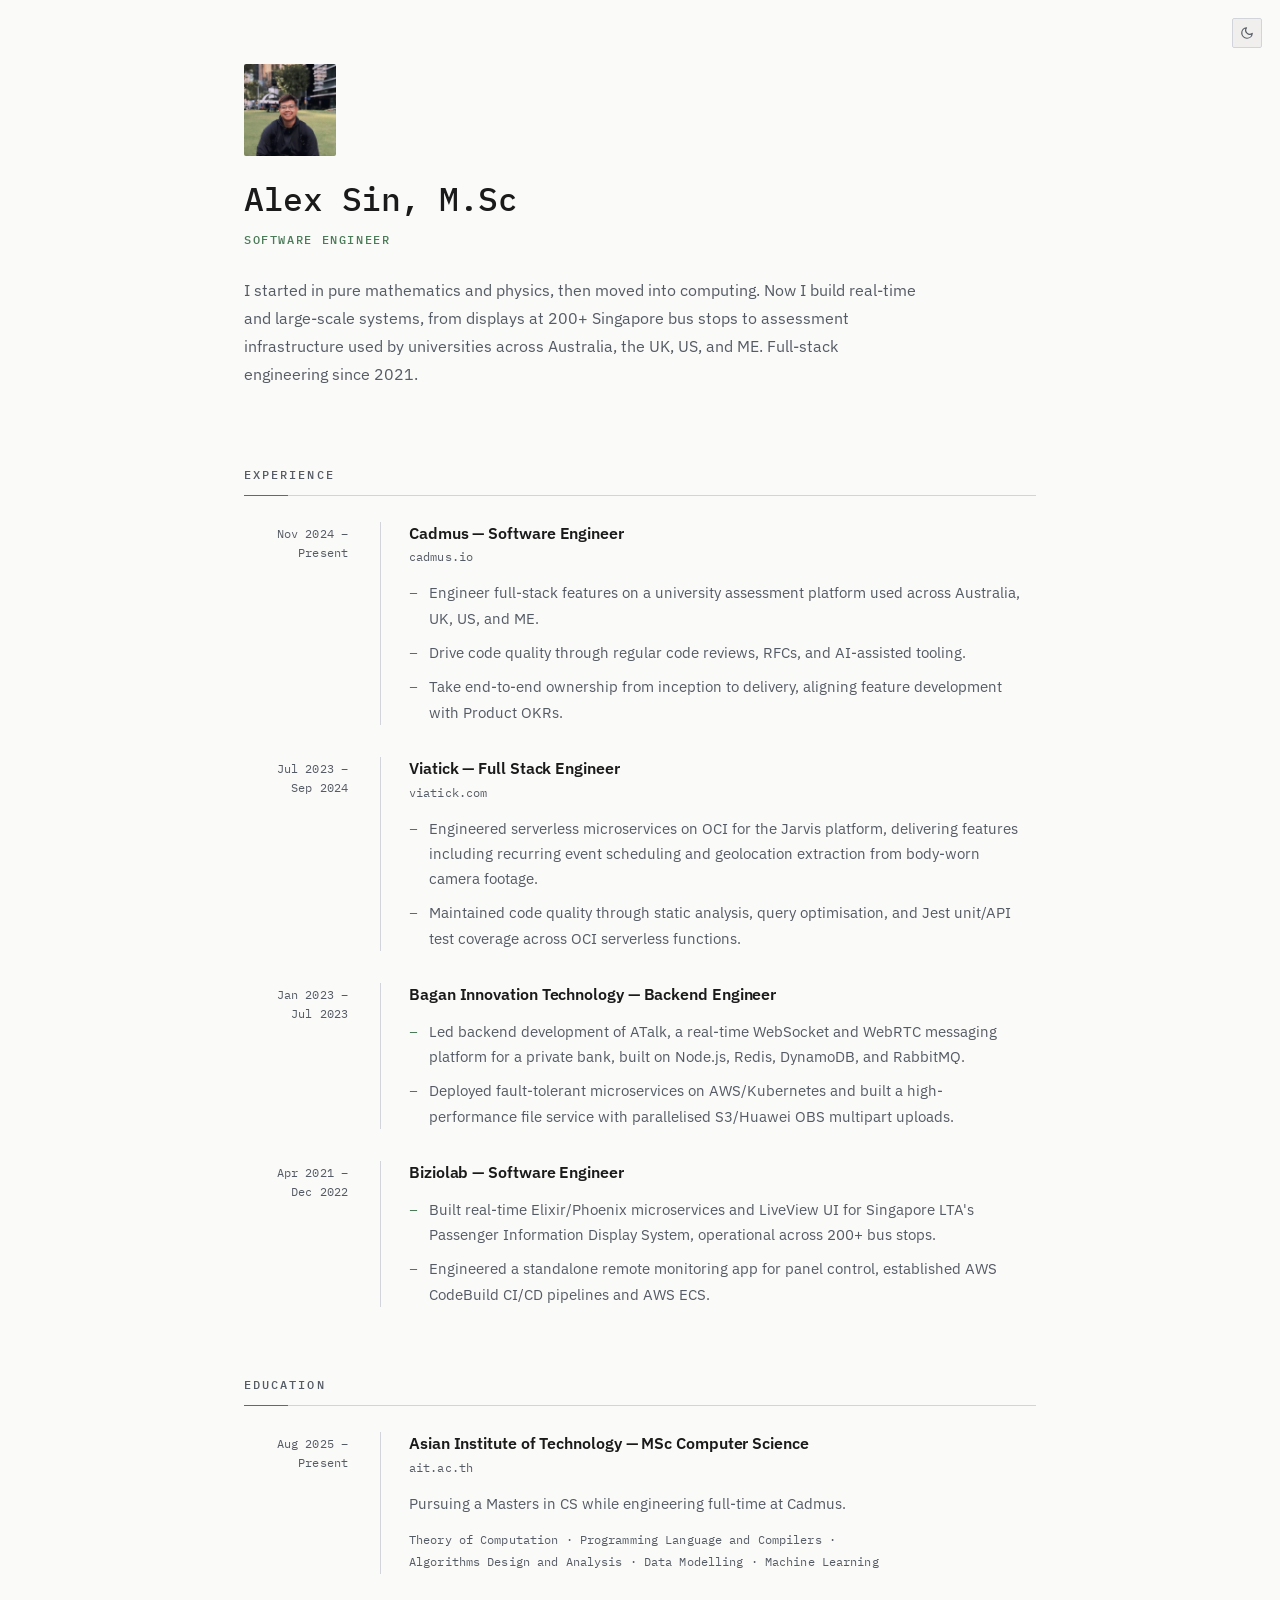
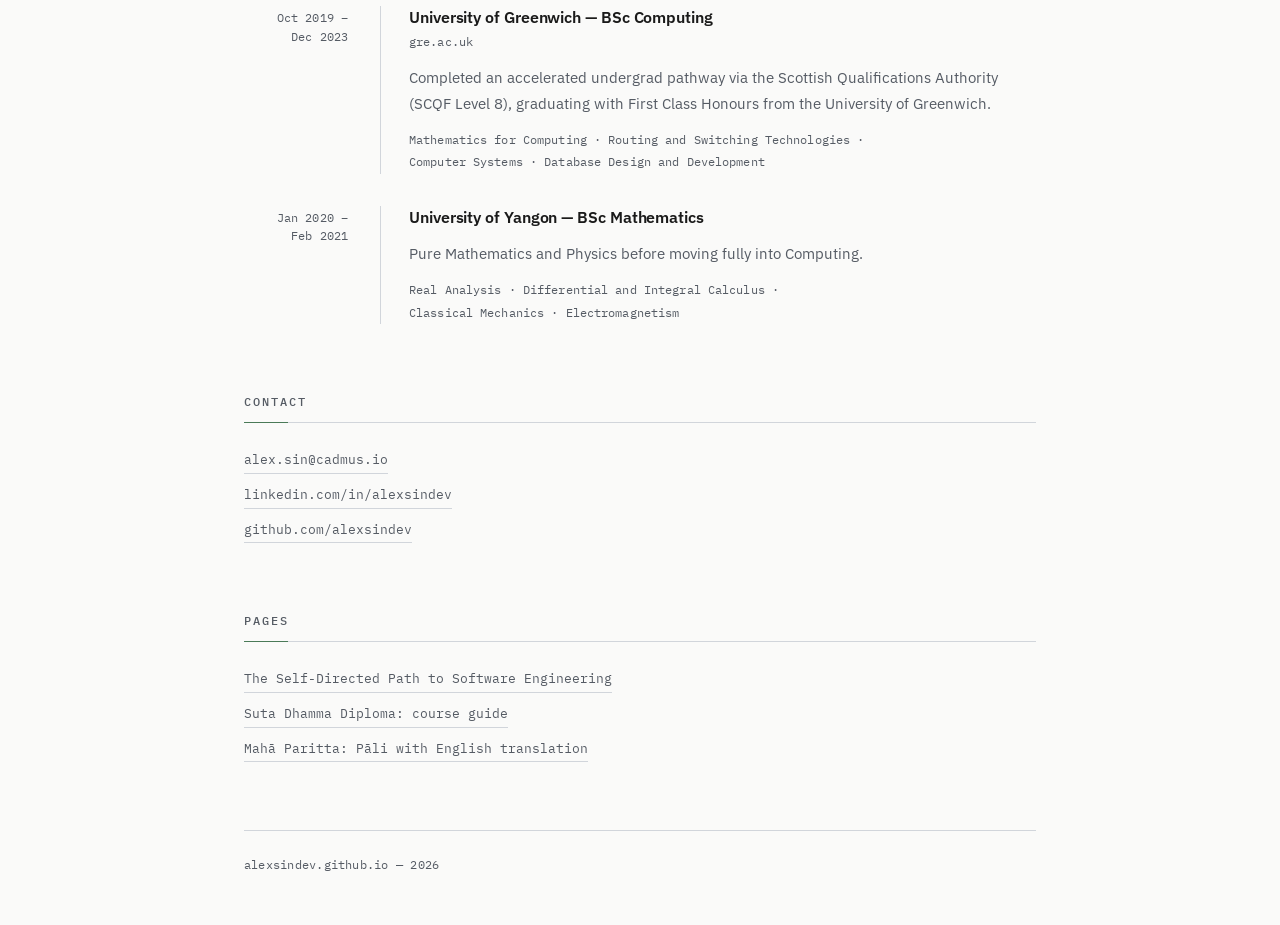
<file: index.html>
<!DOCTYPE html>
<html lang="en-AU">

<head>
  <meta charset="UTF-8">
  <meta name="viewport" content="width=device-width, initial-scale=1.0">
  <title>Alex Sin | Software Engineer</title>

  <!-- SEO Meta Tags -->
  <meta name="description"
    content="Alex Sin — Software Engineer at Cadmus. 5 years of full-stack engineering across Elixir, Node.js, and React, from real-time bus stop displays in Singapore to university assessment infrastructure across Australia, UK, US, and ME. Working through the mathematics and physics underneath computation.">
  <meta name="keywords"
    content="Alex Sin, Software Engineer, Elixir, Phoenix, Node.js, TypeScript, React, GraphQL, PostgreSQL, MySQL, Docker, Kubernetes, AWS, Cadmus, full-stack, distributed systems, scientific computing">
  <meta name="author" content="Alex Sin">
  <meta name="robots" content="index, follow">
  <link rel="canonical" href="https://alexsindev.github.io/">

  <!-- Open Graph -->
  <meta property="og:type" content="website">
  <meta property="og:url" content="https://alexsindev.github.io/">
  <meta property="og:title" content="Alex Sin | Software Engineer">
  <meta property="og:description"
    content="Software Engineer at Cadmus, building real-time and large-scale systems — and the mathematics and physics underneath them.">
  <meta property="og:image" content="https://alexsindev.github.io/profile_pic.jpeg">

  <!-- Twitter -->
  <meta name="twitter:card" content="summary_large_image">
  <meta name="twitter:url" content="https://alexsindev.github.io/">
  <meta name="twitter:title" content="Alex Sin | Software Engineer">
  <meta name="twitter:description"
    content="Software Engineer at Cadmus, building real-time and large-scale systems — and the mathematics and physics underneath them.">
  <meta name="twitter:image" content="https://alexsindev.github.io/profile_pic.jpeg">

  <meta name="theme-color" content="#fafaf9" media="(prefers-color-scheme: light)">
  <meta name="theme-color" content="#0f1419" media="(prefers-color-scheme: dark)">

  <!-- Structured Data -->
  <script type="application/ld+json">
  {
    "@context": "https://schema.org",
    "@type": "Person",
    "name": "Alex Sin",
    "description": "Software Engineer at Cadmus, building real-time and large-scale systems — and the mathematics and physics underneath them.",
    "url": "https://alexsindev.github.io",
    "image": "https://alexsindev.github.io/profile_pic.jpeg",
    "jobTitle": "Software Engineer",
    "alumniOf": [
      { "@type": "CollegeOrUniversity", "name": "Asian Institute of Technology" },
      { "@type": "CollegeOrUniversity", "name": "University of Greenwich" }
    ],
    "sameAs": [
      "https://github.com/alexsindev",
      "https://linkedin.com/in/alexsindev"
    ],
    "knowsAbout": [
      "Elixir", "Phoenix", "Node.js", "TypeScript", "React", "GraphQL",
      "PostgreSQL", "MySQL", "Docker", "Kubernetes", "AWS",
      "Distributed Systems", "Real-Time Systems"
    ]
  }
  </script>

  <!-- Favicon -->
  <link rel="icon"
    href="data:image/svg+xml,<svg xmlns=%22http://www.w3.org/2000/svg%22 viewBox=%220 0 100 100%22><text x=%2250%22 y=%2254%22 font-size=%2295%22 text-anchor=%22middle%22 dominant-baseline=%22central%22>λ</text></svg>">

  <link rel="preconnect" href="https://fonts.googleapis.com">
  <link rel="preconnect" href="https://fonts.gstatic.com" crossorigin>
  <link
    href="https://fonts.googleapis.com/css2?family=IBM+Plex+Mono:wght@400;500&family=IBM+Plex+Sans:wght@400;500;600&display=swap"
    rel="stylesheet">

  <style>
    * {
      margin: 0;
      padding: 0;
      box-sizing: border-box;
    }

    :root {
      --primary-bg: #fafaf9;
      --secondary-bg: #f0efed;
      --text-primary: #1a1a1a;
      --text-secondary: #555b64;
      --accent-color: #4a7a58;
      --border-color: #d1d5db;

      --font-sans: 'IBM Plex Sans', -apple-system, BlinkMacSystemFont, 'Segoe UI', Helvetica, Arial, sans-serif;
      --font-mono: 'IBM Plex Mono', ui-monospace, SFMono-Regular, Menlo, Consolas, monospace;

      /* Vertical rhythm */
      --space-section: 68px;
      --space-header: 26px;
      --space-entry: 32px;
      --measure: 840px;
    }

    @media (prefers-color-scheme: dark) {
      :root {
        --primary-bg: #0f1419;
        --secondary-bg: #161d24;
        --text-primary: #e8e6e3;
        --text-secondary: #9ca3af;
        --accent-color: #6b9a78;
        --border-color: #2d3741;
      }
    }

    /* Explicit theme overrides (set by toggle, win over prefers-color-scheme) */
    :root[data-theme="light"] {
      --primary-bg: #fafaf9;
      --secondary-bg: #f0efed;
      --text-primary: #1a1a1a;
      --text-secondary: #555b64;
      --accent-color: #4a7a58;
      --border-color: #d1d5db;
    }

    :root[data-theme="dark"] {
      --primary-bg: #0f1419;
      --secondary-bg: #161d24;
      --text-primary: #e8e6e3;
      --text-secondary: #9ca3af;
      --accent-color: #6b9a78;
      --border-color: #2d3741;
    }

    body {
      font-family: var(--font-sans);
      background: var(--primary-bg);
      color: var(--text-primary);
      line-height: 1.65;
      overflow-x: hidden;
      -webkit-font-smoothing: antialiased;
      -moz-osx-font-smoothing: grayscale;
      transition: background-color 0.3s ease, color 0.3s ease;
    }

    .theme-toggle {
      position: fixed;
      top: 18px;
      right: 18px;
      z-index: 100;
      width: 30px;
      height: 30px;
      display: flex;
      align-items: center;
      justify-content: center;
      padding: 0;
      border: 1px solid var(--border-color);
      border-radius: 2px;
      background: var(--secondary-bg);
      color: var(--text-secondary);
      cursor: pointer;
      transition: color 0.2s ease, border-color 0.2s ease;
    }

    .theme-toggle:hover {
      color: var(--text-primary);
      border-color: var(--text-secondary);
    }

    .theme-toggle svg {
      width: 14px;
      height: 14px;
    }

    .skip-link {
      position: absolute;
      top: -40px;
      left: 0;
      background: var(--accent-color);
      color: var(--primary-bg);
      padding: 8px 16px;
      z-index: 100;
      font-family: var(--font-mono);
      font-size: 0.8rem;
      transition: top 0.2s ease;
    }

    .skip-link:focus {
      top: 0;
    }

    .container {
      max-width: var(--measure);
      margin: 0 auto;
      padding: 64px 24px 0;
      position: relative;
    }

    /* ─── Hero ─── */
    .hero {
      padding: 0 0 8px;
      animation: fadeIn 0.5s ease-out;
    }

    .profile-image {
      width: 92px;
      height: 92px;
      border-radius: 2px;
      object-fit: cover;
      display: block;
      margin: 0 0 22px;
    }

    h1 {
      font-family: var(--font-mono);
      font-size: clamp(1.6rem, 4.5vw, 2.05rem);
      font-weight: 500;
      color: var(--text-primary);
      letter-spacing: -0.015em;
      line-height: 1.25;
      margin-bottom: 10px;
    }

    .hero-role {
      font-family: var(--font-mono);
      font-size: 0.78rem;
      font-weight: 500;
      text-transform: uppercase;
      letter-spacing: 0.13em;
      color: var(--accent-color);
      margin-bottom: 26px;
    }

    .intro {
      font-size: 0.98rem;
      font-weight: 400;
      color: var(--text-secondary);
      line-height: 1.8;
      max-width: 68ch;
    }

    /* ─── Section Headers ─── */
    .section-header {
      font-family: var(--font-mono);
      font-size: 0.76rem;
      font-weight: 500;
      text-transform: uppercase;
      letter-spacing: 0.17em;
      color: var(--text-secondary);
      margin: var(--space-section) 0 var(--space-header);
      padding-bottom: 10px;
      border-bottom: 1px solid var(--border-color);
      position: relative;
    }

    .section-header::after {
      content: '';
      position: absolute;
      bottom: -1px;
      left: 0;
      width: 44px;
      height: 1px;
      background: var(--accent-color);
    }

    /* ─── Experience / Education entries ─── */
    .experience-grid {
      display: grid;
      gap: var(--space-entry);
    }

    .experience-card {
      display: grid;
      grid-template-columns: 104px 1fr;
      gap: 0 32px;
    }

    .job-period {
      font-family: var(--font-mono);
      font-size: 0.74rem;
      line-height: 1.6;
      color: var(--text-secondary);
      text-align: right;
      letter-spacing: 0.01em;
      font-variant-numeric: tabular-nums;
      padding-top: 3px;
    }

    .job-content {
      border-left: 1px solid var(--border-color);
      padding-left: 28px;
    }

    h3.job-title {
      font-size: 1.02rem;
      font-weight: 600;
      line-height: 1.4;
      letter-spacing: -0.005em;
      color: var(--text-primary);
      margin-bottom: 3px;
    }

    /* Entries with no company link still need the gap it would have provided */
    h3.job-title + .job-bullets,
    h3.job-title + .job-description {
      margin-top: 13px;
    }

    .company-link {
      font-family: var(--font-mono);
      font-size: 0.72rem;
      color: var(--text-secondary);
      text-decoration: none;
      letter-spacing: 0.01em;
      display: block;
      margin-bottom: 14px;
      transition: color 0.2s ease;
    }

    .company-link:hover {
      color: var(--accent-color);
      text-decoration: underline;
      text-underline-offset: 3px;
    }

    .job-description {
      font-size: 0.93rem;
      color: var(--text-secondary);
      line-height: 1.75;
      max-width: 68ch;
    }

    .coursework {
      font-family: var(--font-mono);
      font-size: 0.72rem;
      line-height: 1.95;
      letter-spacing: 0.01em;
      color: var(--text-secondary);
      margin-top: 12px;
      max-width: 68ch;
    }

    /* Keep multi-word course titles from breaking across lines */
    .coursework span {
      white-space: nowrap;
    }

    .job-bullets {
      list-style: none;
      display: grid;
      gap: 9px;
    }

    .job-bullets li {
      font-size: 0.93rem;
      color: var(--text-secondary);
      line-height: 1.7;
      padding-left: 20px;
      position: relative;
      max-width: 68ch;
    }

    .job-bullets li::before {
      content: '–';
      font-family: var(--font-mono);
      position: absolute;
      left: 0;
      color: var(--accent-color);
    }

    /* ─── Contact ─── */
    .contact-content {
      margin-bottom: var(--space-section);
    }

    .contact-links {
      display: flex;
      flex-direction: column;
      gap: 10px;
    }

    .contact-links a {
      font-family: var(--font-mono);
      font-size: 0.82rem;
      color: var(--text-secondary);
      text-decoration: none;
      width: fit-content;
      padding-bottom: 2px;
      border-bottom: 1px solid var(--border-color);
      transition: color 0.2s ease, border-color 0.2s ease;
    }

    .contact-links a:hover {
      color: var(--text-primary);
      border-color: var(--accent-color);
    }

    /* ─── Footer ─── */
    footer {
      max-width: var(--measure);
      margin: 0 auto;
      padding: 20px 24px 48px;
      position: relative;
    }

    /* Inset to the content box so it lines up with the section-header rules */
    footer::before {
      content: '';
      position: absolute;
      top: 0;
      left: 24px;
      right: 24px;
      height: 1px;
      background: var(--border-color);
    }

    footer a {
      font-family: var(--font-mono);
      font-size: 0.72rem;
      color: var(--text-secondary);
      text-decoration: none;
      letter-spacing: 0.02em;
      transition: color 0.2s ease;
    }

    footer a:hover {
      color: var(--text-primary);
    }

    /* ─── Focus ─── */
    :focus-visible {
      outline: 2px solid var(--accent-color);
      outline-offset: 2px;
    }

    /* ─── Responsive ─── */
    @media (max-width: 768px) {
      :root {
        --space-section: 48px;
        --space-header: 22px;
        --space-entry: 26px;
      }

      .container {
        padding: 40px 20px 0;
      }

      .experience-card {
        grid-template-columns: 1fr;
        gap: 6px 0;
      }

      .job-period {
        text-align: left;
        padding-top: 0;
      }

      .job-content {
        border-left: none;
        border-top: 1px solid var(--border-color);
        padding-left: 0;
        padding-top: 14px;
      }

      footer {
        padding: 18px 20px 40px;
      }

      footer::before {
        left: 20px;
        right: 20px;
      }
    }

    @media (max-width: 480px) {
      .profile-image {
        width: 78px;
        height: 78px;
      }
    }

    @keyframes fadeIn {
      from {
        opacity: 0;
        transform: translateY(12px);
      }

      to {
        opacity: 1;
        transform: translateY(0);
      }
    }

    html {
      scrollbar-width: thin;
      scrollbar-color: var(--border-color) var(--primary-bg);
    }

    ::-webkit-scrollbar {
      width: 8px;
    }

    ::-webkit-scrollbar-track {
      background: var(--primary-bg);
    }

    ::-webkit-scrollbar-thumb {
      background: var(--border-color);
    }

    ::-webkit-scrollbar-thumb:hover {
      background: var(--accent-color);
    }
  </style>
  <script>
    // Apply saved theme before paint to avoid a flash of the wrong theme
    (function () {
      var saved = localStorage.getItem('theme');
      if (saved === 'light' || saved === 'dark') {
        document.documentElement.setAttribute('data-theme', saved);
      }
    })();
  </script>
</head>

<body>
  <a href="#main-content" class="skip-link">Skip to content</a>
  <button class="theme-toggle" type="button" aria-label="Toggle color theme" title="Toggle theme"></button>

  <main class="container" id="main-content">

    <!-- ─── Hero ─── -->
    <section class="hero" aria-label="Introduction">
      <img src="profile_pic.jpeg" alt="Alex Sin" class="profile-image" loading="eager" decoding="async">
      <h1>Alex Sin, M.Sc</h1>
      <p class="hero-role">Software Engineer</p>
      <p class="intro">
        I started in pure mathematics and physics, then moved into computing. Now I build real-time
        and large-scale systems, from displays at 200+ Singapore bus stops to assessment
        infrastructure used by universities across Australia, the UK, US, and ME.
        <span style="white-space: nowrap;">Full-stack</span> engineering since 2021.
      </p>
    </section>

    <!-- ─── Experience ─── -->
    <h2 class="section-header">Experience</h2>

    <div class="experience-grid">

      <article class="experience-card">
        <time class="job-period" datetime="2024-11">Nov 2024 –<br>Present</time>
        <div class="job-content">
          <h3 class="job-title">Cadmus — Software Engineer</h3>
          <a href="https://cadmus.io/" target="_blank" rel="noopener noreferrer" class="company-link">
            cadmus.io
          </a>
          <ul class="job-bullets">
            <li>Engineer full-stack features on a university assessment platform used across Australia, UK, US, and ME.</li>
            <li>Drive code quality through regular code reviews, RFCs, and AI-assisted tooling.</li>
            <li>Take end-to-end ownership from inception to delivery, aligning feature development with Product OKRs.</li>
          </ul>
        </div>
      </article>

      <article class="experience-card">
        <time class="job-period" datetime="2023-07">Jul 2023 –<br>Sep 2024</time>
        <div class="job-content">
          <h3 class="job-title">Viatick — Full Stack Engineer</h3>
          <a href="https://viatick.com/" target="_blank" rel="noopener noreferrer" class="company-link">
            viatick.com
          </a>
          <ul class="job-bullets">
            <li>Engineered serverless microservices on OCI for the Jarvis platform, delivering features including recurring event scheduling and geolocation extraction from body-worn camera footage.</li>
            <li>Maintained code quality through static analysis, query optimisation, and Jest unit/API test coverage across OCI serverless functions.</li>
          </ul>
        </div>
      </article>

      <article class="experience-card">
        <time class="job-period" datetime="2023-01">Jan 2023 –<br>Jul 2023</time>
        <div class="job-content">
          <h3 class="job-title">Bagan Innovation Technology — Backend Engineer</h3>
          <ul class="job-bullets">
            <li>Led backend development of ATalk, a real-time WebSocket and WebRTC messaging platform for a private bank, built on Node.js, Redis, DynamoDB, and RabbitMQ.</li>
            <li>Deployed fault-tolerant microservices on AWS/Kubernetes and built a high-performance file service with parallelised S3/Huawei OBS multipart uploads.</li>
          </ul>
        </div>
      </article>

      <article class="experience-card">
        <time class="job-period" datetime="2021-04">Apr 2021 –<br>Dec 2022</time>
        <div class="job-content">
          <h3 class="job-title">Biziolab — Software Engineer</h3>
          <ul class="job-bullets">
            <li>Built real-time Elixir/Phoenix microservices and LiveView UI for Singapore LTA's Passenger Information Display System, operational across 200+ bus stops.</li>
            <li>Engineered a standalone remote monitoring app for panel control, established AWS CodeBuild CI/CD pipelines and AWS ECS.</li>
          </ul>
        </div>
      </article>

    </div>

    <!-- ─── Education ─── -->
    <h2 class="section-header">Education</h2>

    <div class="experience-grid">

      <article class="experience-card">
        <time class="job-period" datetime="2025-08">Aug 2025 –<br>Present</time>
        <div class="job-content">
          <h3 class="job-title">Asian Institute of Technology — MSc Computer Science</h3>
          <a href="https://ait.ac.th/" target="_blank" rel="noopener noreferrer" class="company-link">
            ait.ac.th
          </a>
          <p class="job-description">
            Pursuing a Masters in CS while engineering full-time at Cadmus.
          </p>
          <p class="coursework">
            <span>Theory of Computation</span> &middot; <span>Programming Language and Compilers</span> &middot;
            <span>Algorithms Design and Analysis</span> &middot; <span>Data Modelling</span> &middot;
            <span>Machine Learning</span>
          </p>
        </div>
      </article>

      <article class="experience-card">
        <time class="job-period" datetime="2019-10">Oct 2019 –<br>Dec 2023</time>
        <div class="job-content">
          <h3 class="job-title">University of Greenwich — BSc Computing</h3>
          <a href="https://www.gre.ac.uk/" target="_blank" rel="noopener noreferrer" class="company-link">
            gre.ac.uk
          </a>
          <p class="job-description">
            Completed an accelerated undergrad pathway via the Scottish Qualifications Authority (SCQF Level 8),
            graduating with First Class Honours from the University of Greenwich.
          </p>
          <p class="coursework">
            <span>Mathematics for Computing</span> &middot; <span>Routing and Switching Technologies</span> &middot;
            <span>Computer Systems</span> &middot; <span>Database Design and Development</span>
          </p>
        </div>
      </article>

      <article class="experience-card">
        <time class="job-period" datetime="2020-01">Jan 2020 –<br>Feb 2021</time>
        <div class="job-content">
          <h3 class="job-title">University of Yangon — BSc Mathematics</h3>
          <p class="job-description">
            Pure Mathematics and Physics before moving fully into Computing.
          </p>
          <p class="coursework">
            <span>Real Analysis</span> &middot; <span>Differential and Integral Calculus</span> &middot;
            <span>Classical Mechanics</span> &middot; <span>Electromagnetism</span>
          </p>
        </div>
      </article>

    </div>

    <!-- ─── Contact ─── -->
    <h2 class="section-header">Contact</h2>

    <div class="contact-content">
      <div class="contact-links">
        <a href="mailto:alex.sin@cadmus.io">alex.sin@cadmus.io</a>
        <a href="https://linkedin.com/in/alexsindev" target="_blank"
          rel="noopener noreferrer">linkedin.com/in/alexsindev</a>
        <a href="https://github.com/alexsindev" target="_blank" rel="noopener noreferrer">github.com/alexsindev</a>
      </div>
    </div>

    <!-- ─── Pages ─── -->
    <h2 class="section-header">Pages</h2>

    <div class="contact-content">
      <div class="contact-links">
        <a href="/roadmap/">The Self-Directed Path to Software Engineering</a>
        <a href="/sutadhamma-studies/">Suta Dhamma Diploma: course guide</a>
        <a href="/sutadhamma-studies/11.html">Mahā Paritta: Pāli with English translation</a>
      </div>
    </div>

  </main>

  <footer>
    <a href="https://alexsindev.github.io">alexsindev.github.io &mdash; 2026</a>
  </footer>

  <script>
    // Scroll-triggered fade-in for cards
    const observer = new IntersectionObserver((entries) => {
      entries.forEach(entry => {
        if (entry.isIntersecting) {
          entry.target.style.opacity = '1';
          entry.target.style.transform = 'translateY(0)';
        }
      });
    }, { threshold: 0.1, rootMargin: '0px 0px -50px 0px' });

    document.querySelectorAll('.experience-card').forEach(el => {
      el.style.opacity = '0';
      el.style.transform = 'translateY(20px)';
      el.style.transition = 'opacity 0.5s ease, transform 0.5s ease';
      observer.observe(el);
    });

    // Theme toggle
    (function () {
      const root = document.documentElement;
      const toggle = document.querySelector('.theme-toggle');
      const sun = '<svg viewBox="0 0 24 24" fill="none" stroke="currentColor" stroke-width="2" stroke-linecap="round" stroke-linejoin="round"><circle cx="12" cy="12" r="4"></circle><path d="M12 2v2M12 20v2M4.93 4.93l1.41 1.41M17.66 17.66l1.41 1.41M2 12h2M20 12h2M6.34 17.66l-1.41 1.41M19.07 4.93l-1.41 1.41"></path></svg>';
      const moon = '<svg viewBox="0 0 24 24" fill="none" stroke="currentColor" stroke-width="2" stroke-linecap="round" stroke-linejoin="round"><path d="M21 12.79A9 9 0 1 1 11.21 3 7 7 0 0 0 21 12.79z"></path></svg>';
      const prefersDark = window.matchMedia('(prefers-color-scheme: dark)');

      function effectiveTheme() {
        return root.getAttribute('data-theme') || (prefersDark.matches ? 'dark' : 'light');
      }

      function render() {
        // Show the icon for the theme you'd switch TO
        toggle.innerHTML = effectiveTheme() === 'dark' ? sun : moon;
      }

      toggle.addEventListener('click', () => {
        const next = effectiveTheme() === 'dark' ? 'light' : 'dark';
        root.setAttribute('data-theme', next);
        localStorage.setItem('theme', next);
        render();
      });

      // Keep icon in sync if OS theme changes and user hasn't chosen one
      prefersDark.addEventListener('change', () => {
        if (!root.getAttribute('data-theme')) render();
      });

      render();
    })();
  </script>

</body>

</html>
</file>
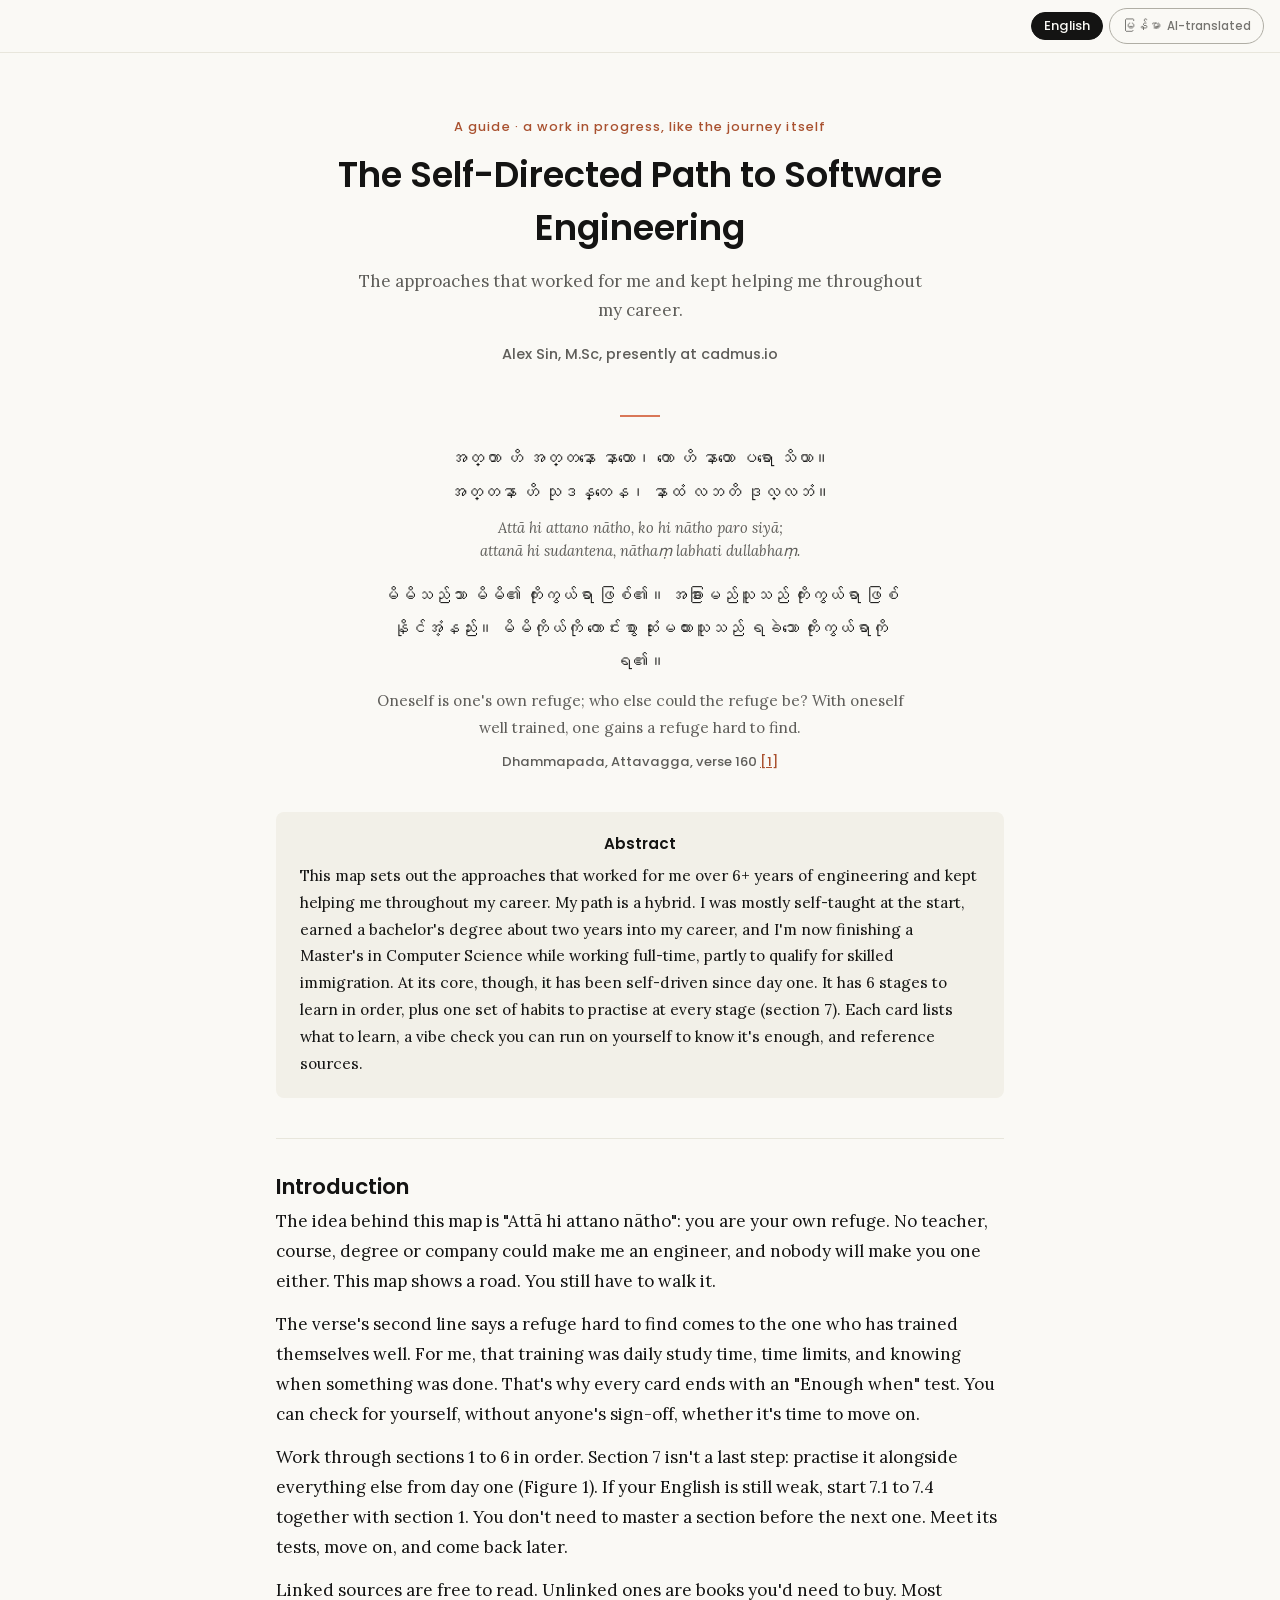
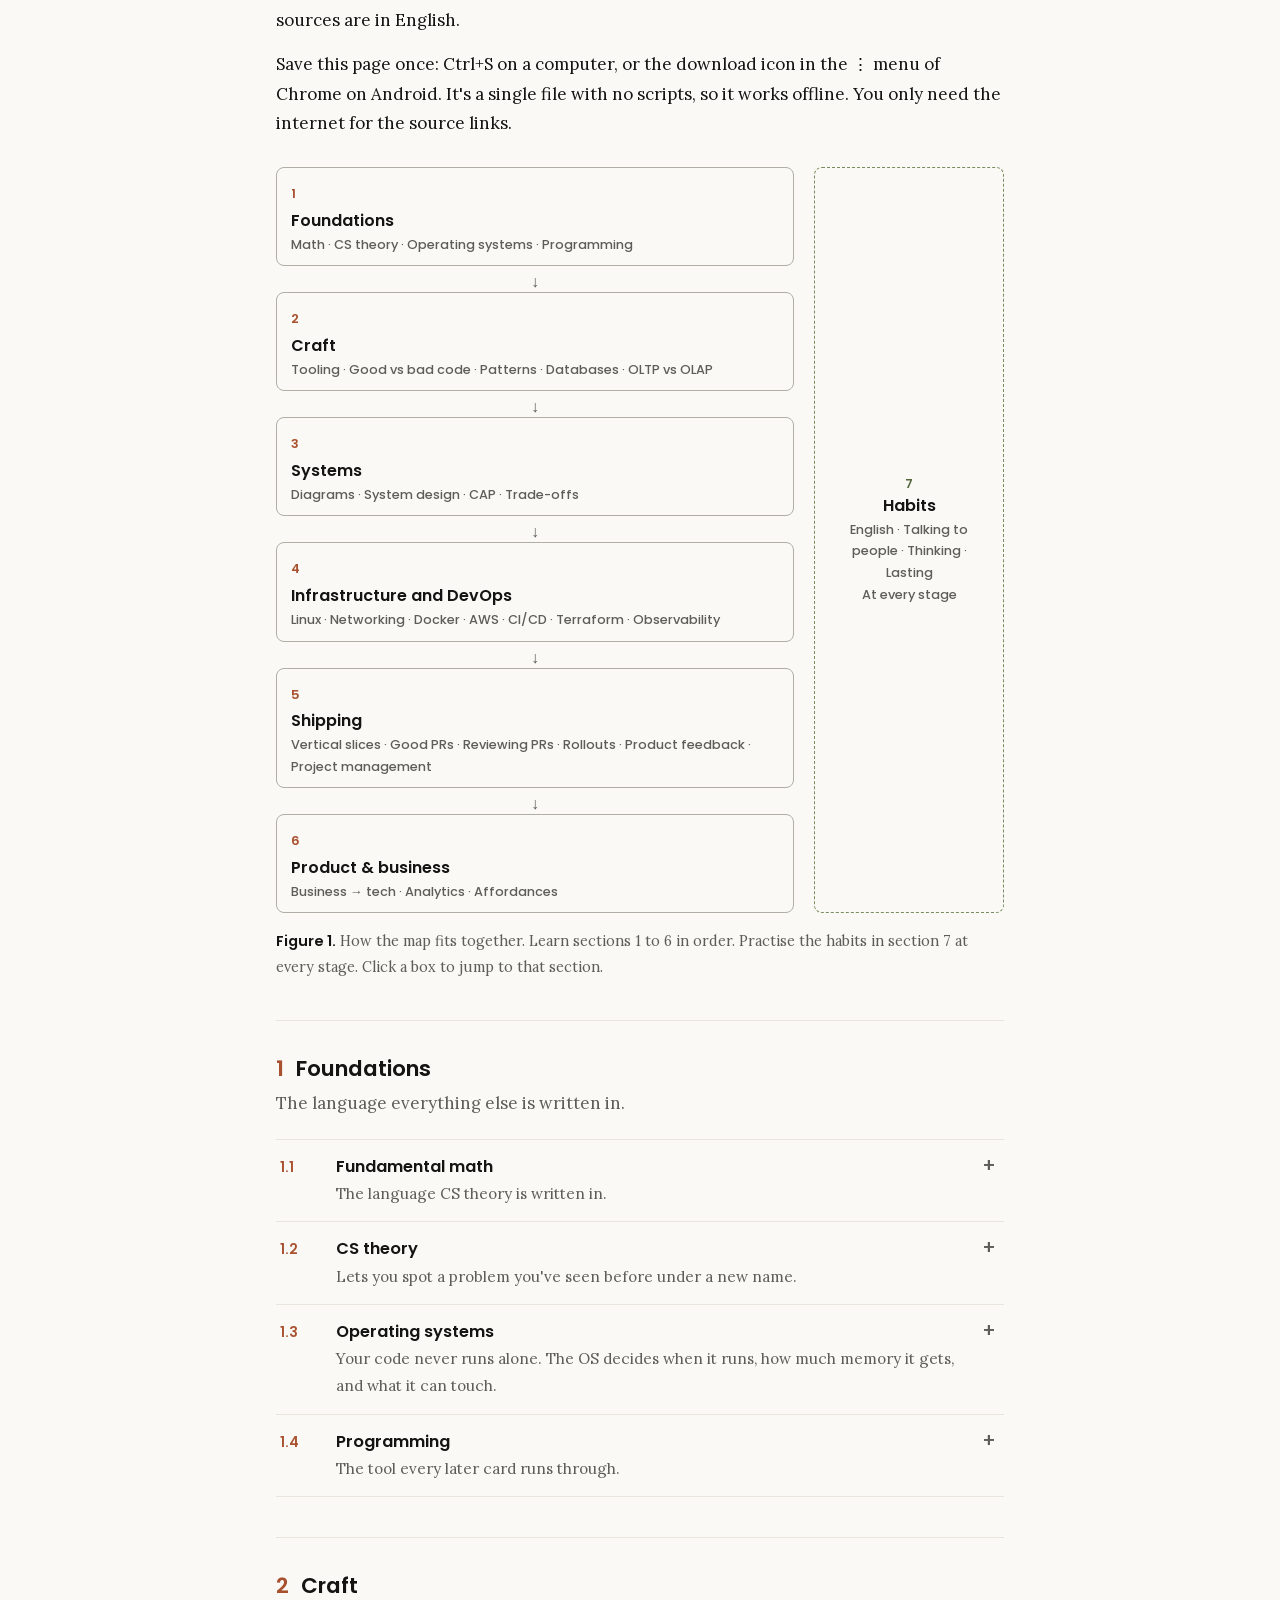
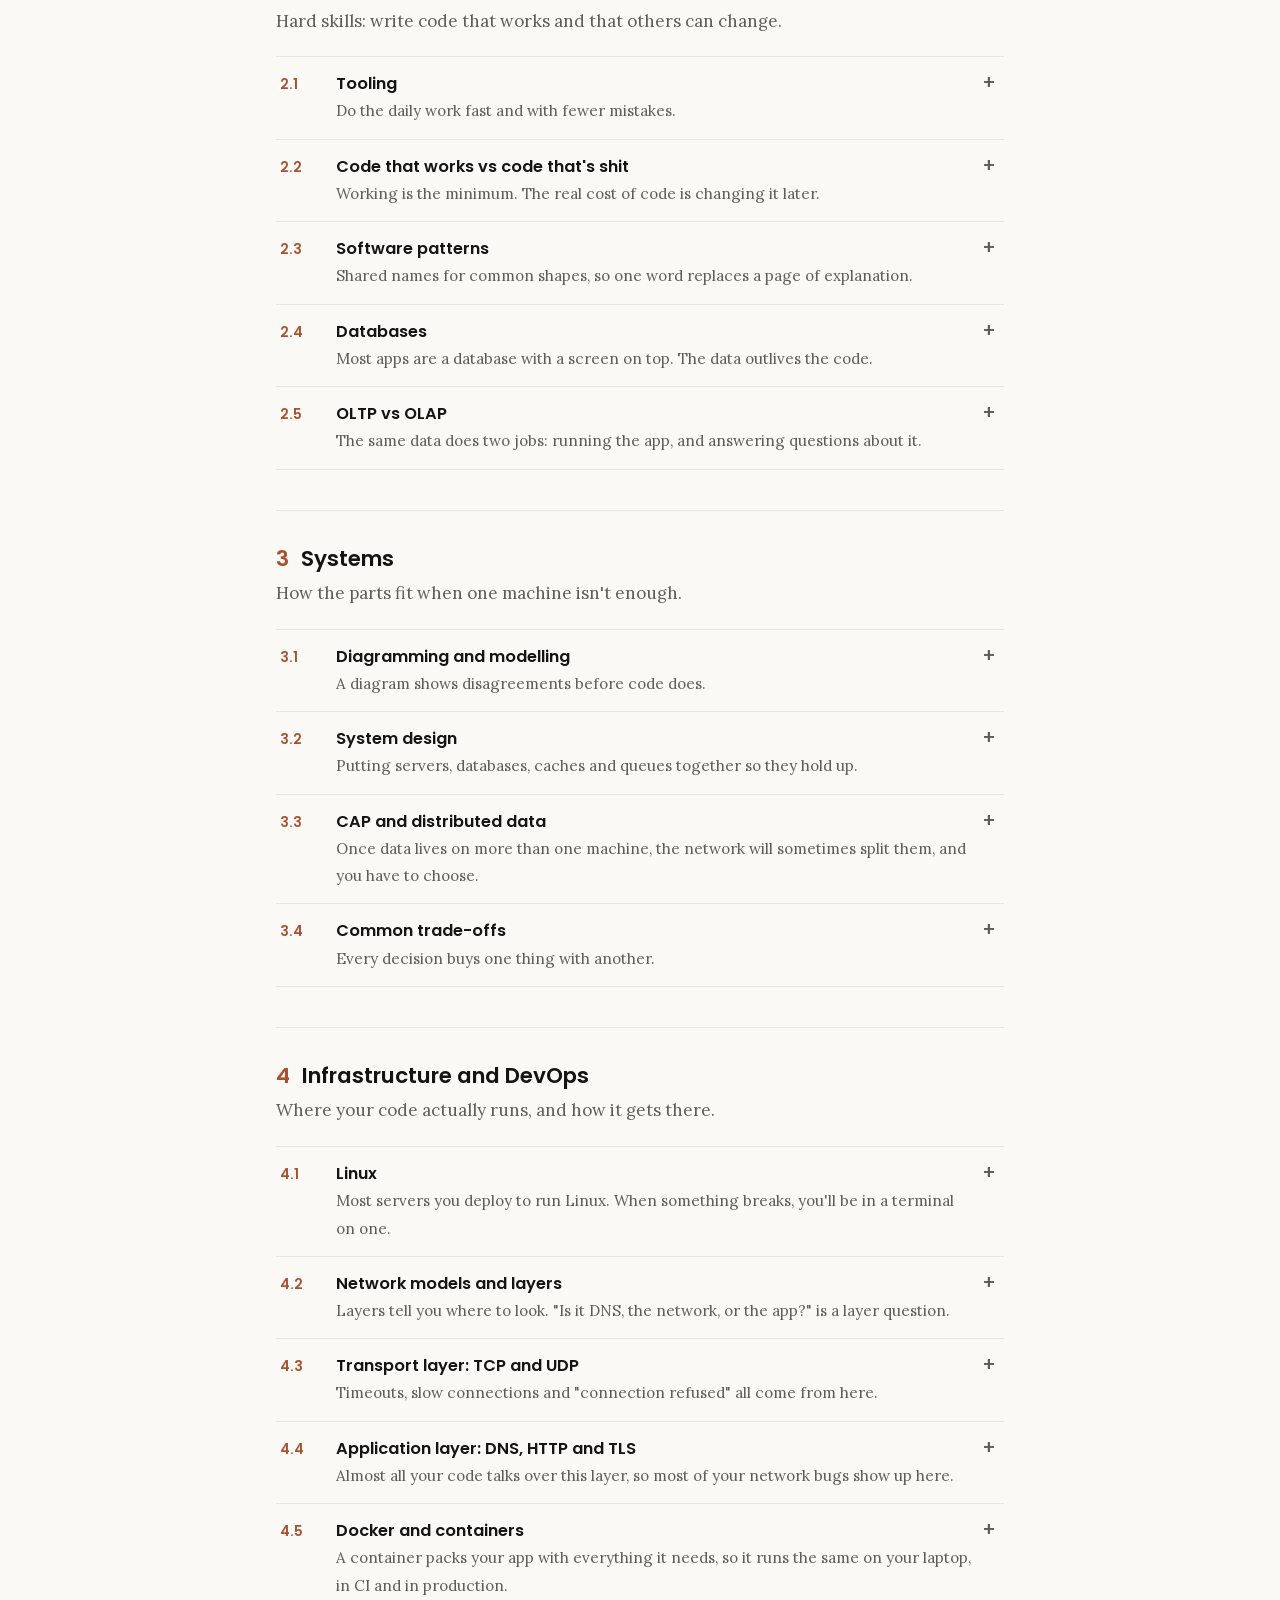
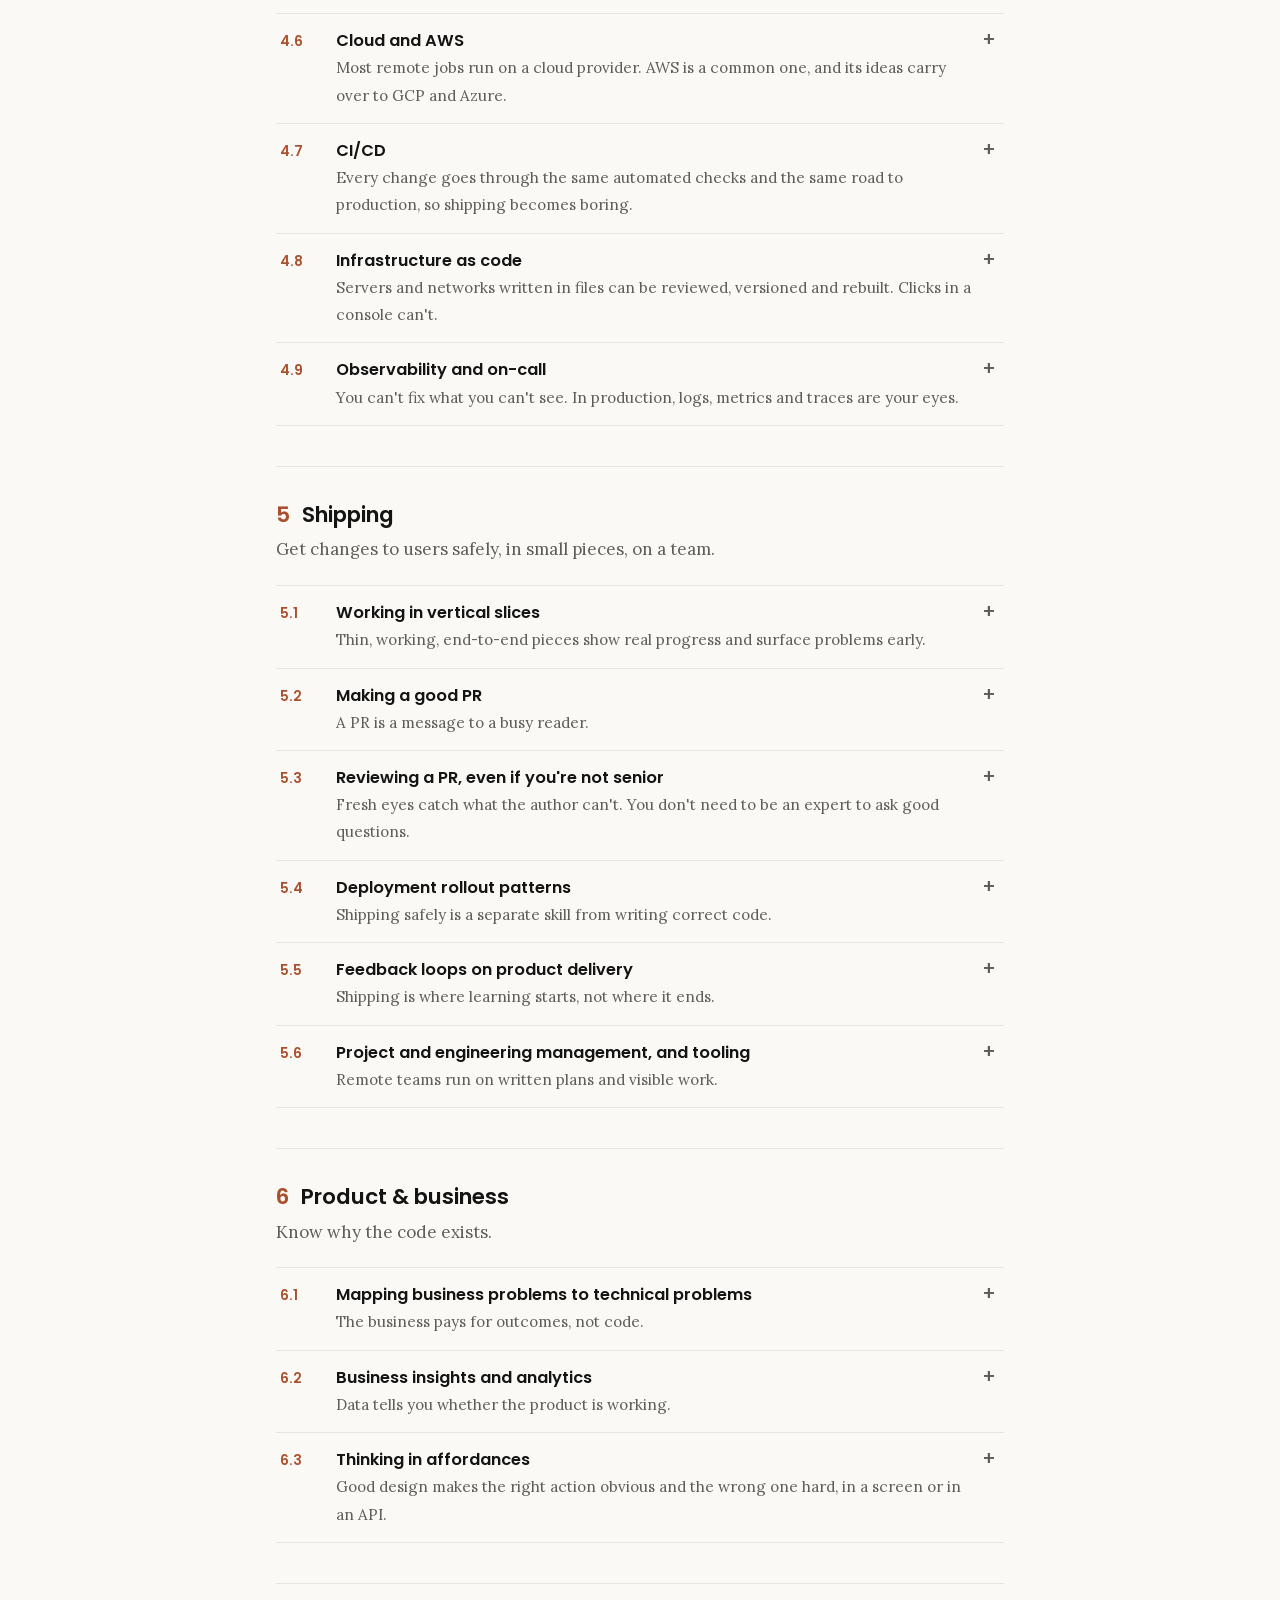
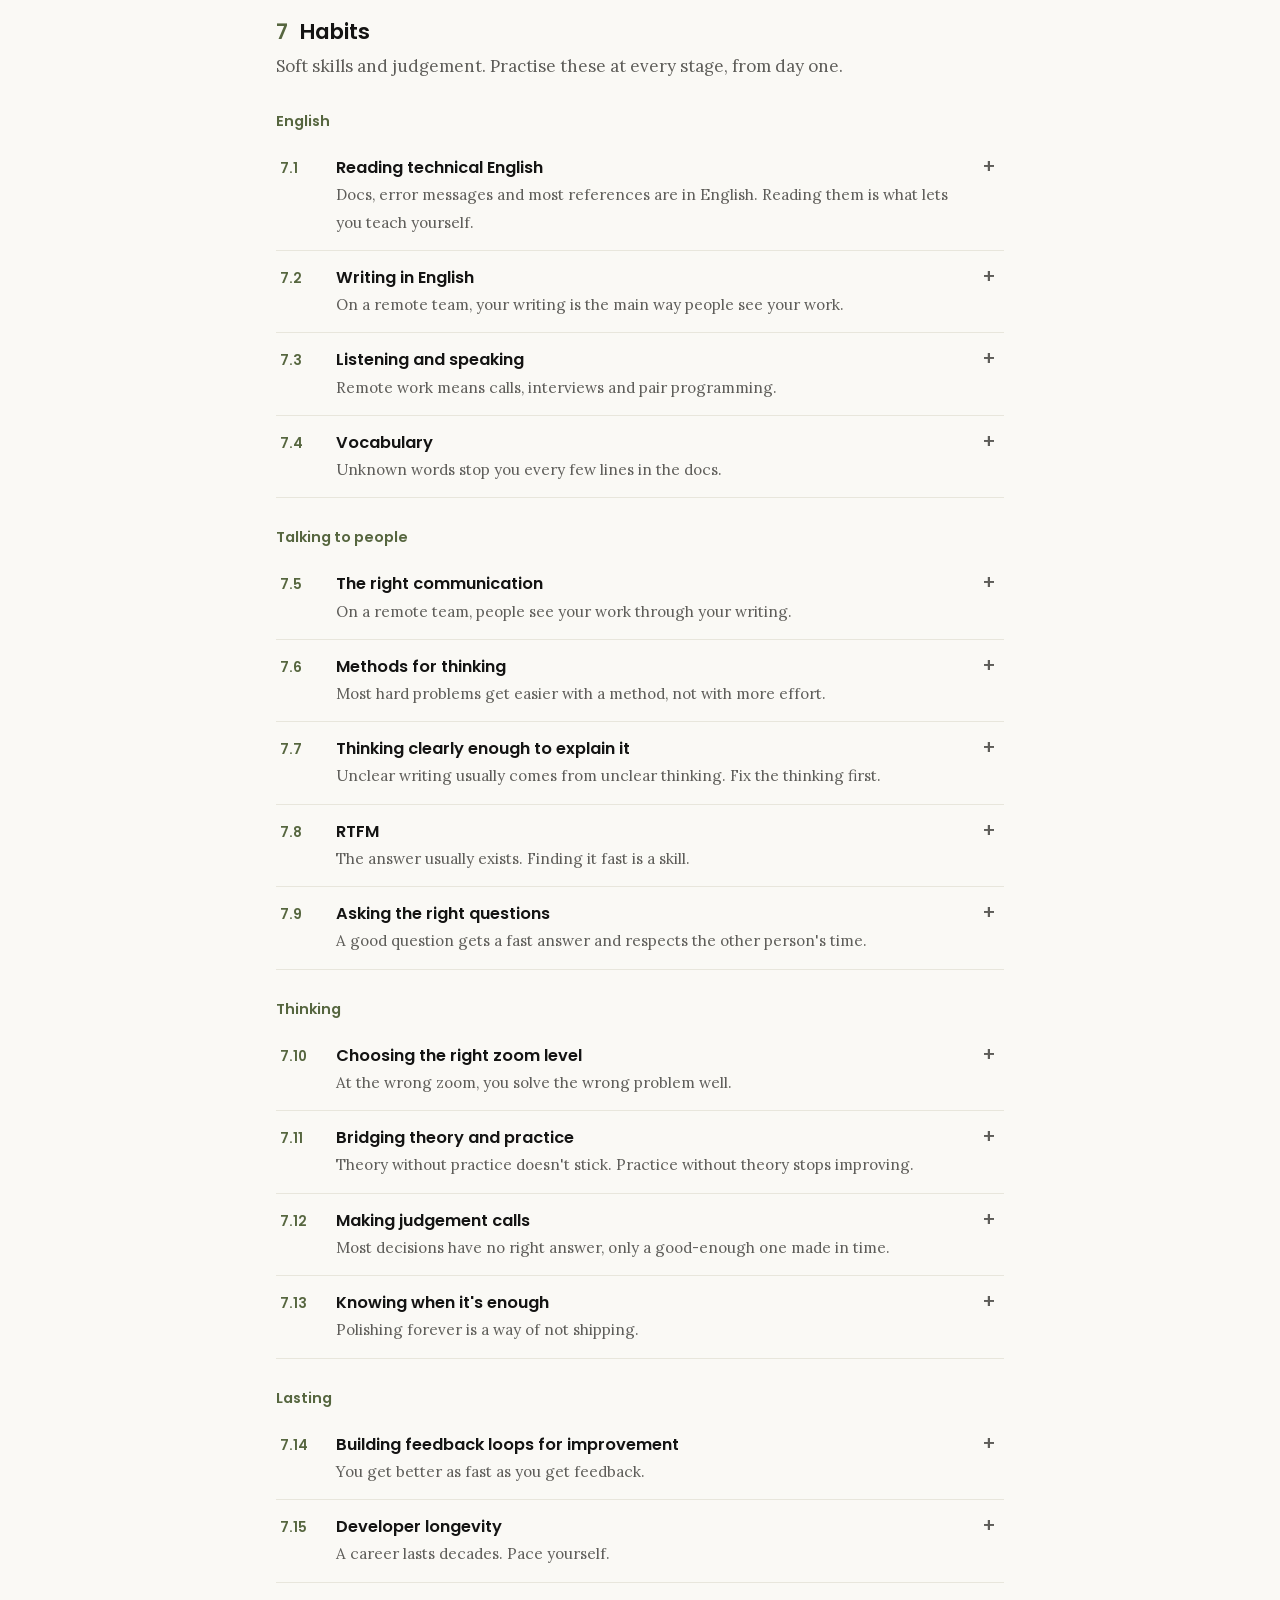
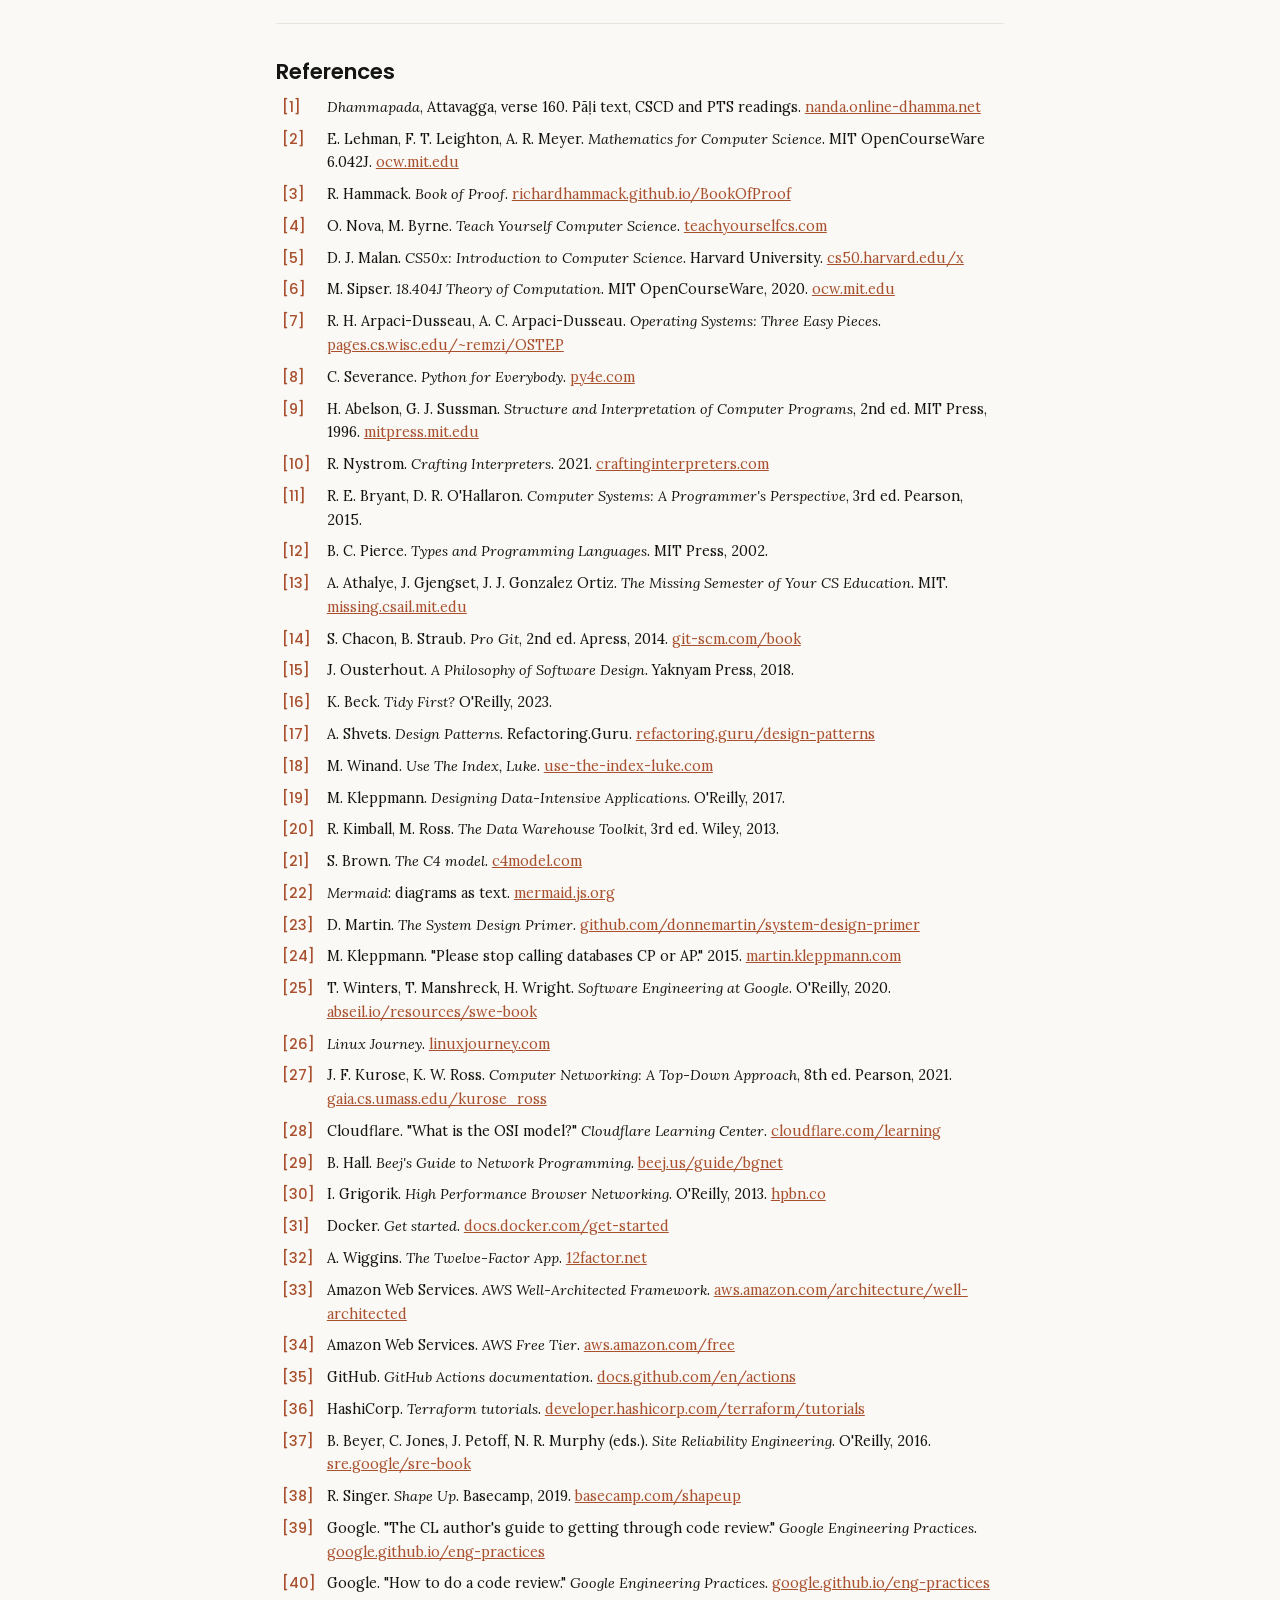
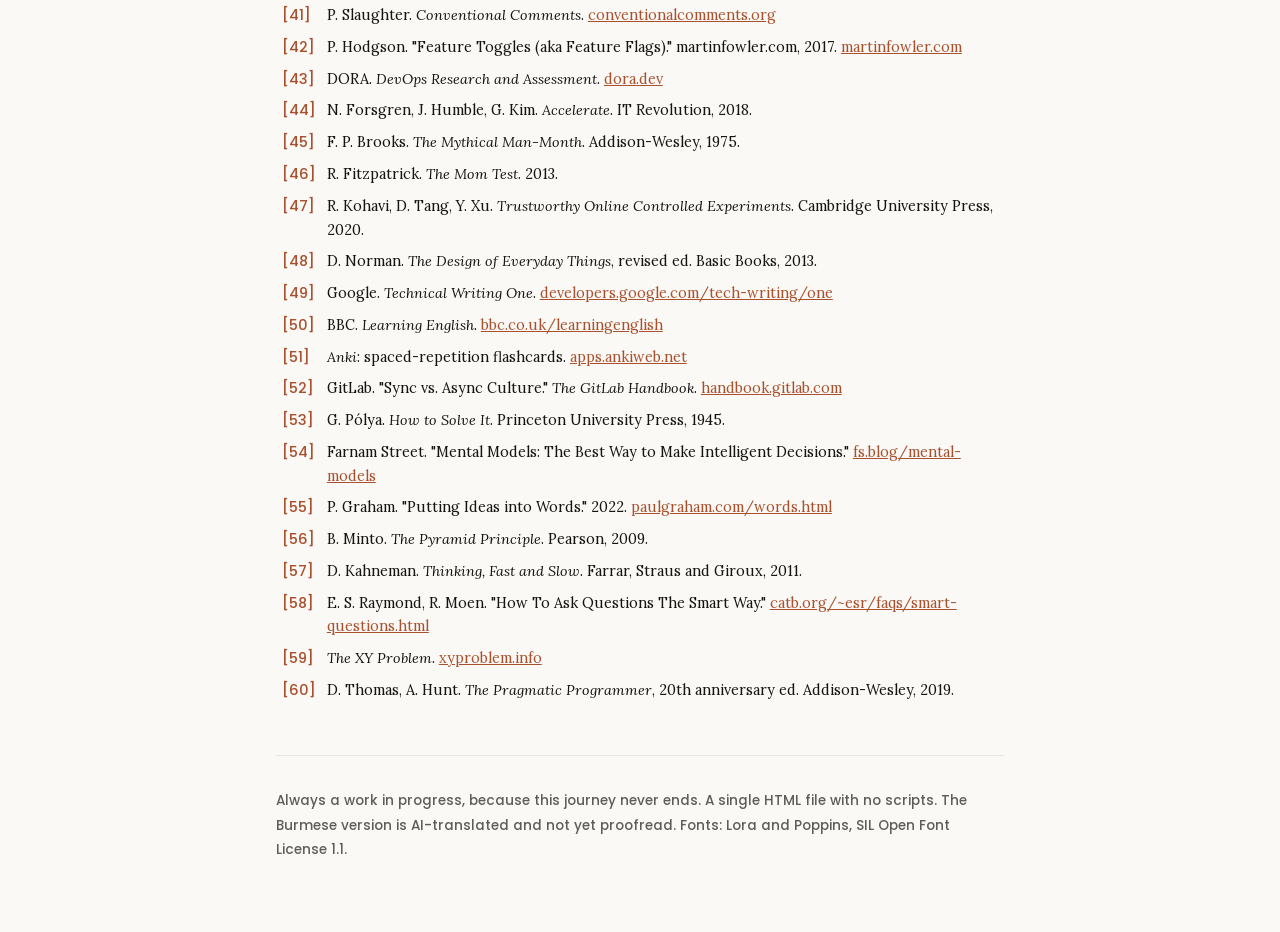
<file: roadmap/index.html>
<!doctype html>
<html lang="en">
<head>
<meta charset="utf-8">
<meta name="viewport" content="width=device-width, initial-scale=1">
<meta name="color-scheme" content="light">
<title>The Self-Directed Path to Software Engineering</title>
<meta name="description" content="The approaches that worked for me as a self-taught remote software engineer. One HTML file, English and Burmese, works offline.">
<!-- One file, no scripts, nothing loaded from elsewhere: save it once and it works offline. -->
<style>

/* Colours and fonts follow Anthropic's brand guidelines (github.com/anthropics/skills, brand-guidelines). */
:root {
  --bg: #faf9f5;
  --ink: #141413;
  --muted: #5e5d59;
  --rule: #e8e6dc;
  --rule-strong: #b0aea5;
  --surface: #f2f0e8;
  --accent: #d97757;
  --accent-ink: #a9512f;
  --green: #788c5d;
  --green-ink: #56663f;
  --blue: #6a9bcc;
  --blue-ink: #3d6a97;
  --sans: Poppins, Arial, "Noto Sans Myanmar", "Myanmar Text", "Myanmar Sangam MN", Padauk, sans-serif;
  --serif: Lora, Georgia, "Noto Serif Myanmar", "Myanmar Text", "Myanmar MN", Padauk, serif;
  color-scheme: light;
}

* { box-sizing: border-box; }
html { -webkit-text-size-adjust: 100%; }
body {
  margin: 0;
  background: var(--bg);
  color: var(--ink);
  font: 17px/1.75 var(--serif);
}
a { color: var(--accent-ink); }
.wrap { max-width: 760px; margin: 0 auto; padding: 0 16px; }
.en { font-family: var(--sans); font-size: .72em; font-weight: 500; color: var(--muted); margin-left: .5em; }

/* Title block */
.title-block { padding: 64px 0 8px; text-align: center; }
.kicker { margin: 0 0 12px; font: 500 .8rem/1.6 var(--sans); letter-spacing: .08em; color: var(--accent-ink); }
h1 { margin: 0 0 12px; font: 600 clamp(1.55rem, 4.6vw, 2.2rem)/1.5 var(--sans); }
.subtitle { margin: 0 auto 16px; max-width: 36rem; color: var(--muted); }
.byline { margin: 0; font: .9rem/1.7 var(--sans); color: var(--muted); }

/* Epigraph */
.epigraph { margin: 40px auto; max-width: 34rem; text-align: center; }
.epigraph::before {
  content: ""; display: block; width: 40px; height: 2px; margin: 0 auto 24px; background: var(--accent);
}
.epigraph .pali { margin: 0; font-size: 1.08rem; line-height: 2; }
.epigraph .roman { margin: 6px 0 0; font-style: italic; font-size: .92rem; line-height: 1.6; color: var(--muted); }
.epigraph .meaning { margin: 16px 0 0; }
.epigraph .src { margin: 10px 0 0; font: .82rem/1.6 var(--sans); color: var(--muted); }

/* Abstract */
.abstract { margin: 32px 0; padding: 20px 24px; background: var(--surface); border-radius: 8px; }
.abstract h2 { margin: 0 0 6px; font: 600 .95rem/1.6 var(--sans); text-align: center; }
.abstract p { margin: 0; font-size: .96rem; }
.abstract .keywords { margin-top: 12px; font: .85rem/1.8 var(--sans); color: var(--muted); }
.abstract .keywords b { color: var(--ink); font-weight: 600; }


/* Sections */
section { padding-top: 32px; margin-top: 40px; border-top: 1px solid var(--rule); scroll-margin-top: 56px; }
section > h2 { margin: 0 0 4px; font: 600 1.35rem/1.5 var(--sans); }
section > h2 .num { color: var(--accent-ink); margin-right: .55em; }
.lead { margin: 0 0 20px; color: var(--muted); }
.intro p { margin: 0 0 14px; }

/* Figure 1 */
figure { margin: 28px 0 8px; }
.fig { display: grid; grid-template-columns: 1fr 190px; grid-template-rows: repeat(6, auto); gap: 26px 20px; }
.box {
  position: relative; display: block; padding: 10px 14px;
  color: var(--ink); text-decoration: none;
  background: var(--bg); border: 1px solid var(--rule-strong); border-radius: 8px;
}
.box:hover { border-color: var(--accent); }
.box .n { font: 600 .8rem/1.4 var(--sans); color: var(--accent-ink); }
.box strong { display: block; font: 600 1rem/1.6 var(--sans); }
.box .topics { display: block; font: .8rem/1.7 var(--sans); color: var(--muted); }
.fig .stage-box:not(.last)::after {
  content: "↓"; position: absolute; left: 50%; bottom: -25px; transform: translateX(-50%);
  font: 1rem/1 var(--sans); color: var(--muted);
}
.box.habit {
  grid-column: 2; grid-row: 1 / 7;
  display: flex; flex-direction: column; justify-content: center; text-align: center;
  border: 1.5px dashed var(--green);
}
.box.habit .n { color: var(--green-ink); }
.fig .stage-box { grid-column: 1; }
figcaption { margin-top: 16px; font-size: .9rem; color: var(--muted); }
figcaption b { color: var(--ink); font-family: var(--sans); font-weight: 600; }
@media (max-width: 640px) {
  .fig { grid-template-columns: 1fr; grid-template-rows: none; }
  .box.habit { grid-column: 1; grid-row: auto; }
  .fig .stage-box.last::after {
    content: "↓"; position: absolute; left: 50%; bottom: -25px; transform: translateX(-50%);
    font: 1rem/1 var(--sans); color: var(--muted);
  }
}

/* Entries */
.entries { border-top: 1px solid var(--rule); }
.group { margin: 28px 0 8px; font: 600 .9rem/1.6 var(--sans); color: var(--green-ink); }
.group:first-child { margin-top: 4px; }
.group + .entries, .habits .entries + .group { border-top: 0; }
.node { border-bottom: 1px solid var(--rule); scroll-margin-top: 56px; }
.node:target { background: var(--surface); box-shadow: inset 3px 0 0 var(--accent); }
summary {
  display: grid; grid-template-columns: 3rem 1fr auto; gap: 0 8px; align-items: baseline;
  padding: 14px 8px 14px 4px; cursor: pointer; list-style: none;
}
summary::-webkit-details-marker { display: none; }
summary:hover { background: var(--surface); }
summary:focus-visible { outline: 2px solid var(--accent); outline-offset: -2px; }
summary .code { grid-column: 1; grid-row: 1; font: 600 .85rem/1.6 var(--sans); color: var(--accent-ink); }
summary .t { grid-column: 2; grid-row: 1; font: 600 1.02rem/1.6 var(--sans); }
summary .why { grid-column: 2; grid-row: 2; font-size: .95rem; line-height: 1.8; color: var(--muted); }
summary::after { content: "+"; grid-column: 3; grid-row: 1; font: 1.2rem/1 var(--sans); color: var(--muted); }
.node[open] summary::after { content: "−"; }
.habits { --accent: var(--green); --accent-ink: var(--green-ink); }
.body { padding: 0 8px 20px calc(3rem + 12px); }
.body h3 { margin: 4px 0 2px; font: 600 .8rem/1.8 var(--sans); color: var(--muted); }
.body ul { margin: 0; padding-left: 1.2em; }
.body li + li { margin-top: 2px; }
.criterion { margin: 14px 0 0; padding: 10px 14px; background: var(--surface); border-left: 3px solid var(--accent); border-radius: 0 6px 6px 0; }
.criterion b { font-family: var(--sans); font-weight: 600; color: var(--accent-ink); margin-right: .4em; }
.cite { margin: 10px 0 0; font: .85rem/1.7 var(--sans); color: var(--muted); }
.cite a { text-decoration: none; }
@media (max-width: 520px) {
  summary { grid-template-columns: 2.6rem 1fr auto; }
  .body { padding-left: 8px; }
}

/* References */
.refs { margin: 0; padding: 0; list-style: none; font-size: .9rem; line-height: 1.65; }
.refs li { display: grid; grid-template-columns: 2.8rem 1fr; padding: 4px 6px; border-radius: 4px; scroll-margin-top: 56px; }
.refs li:target { background: var(--surface); }
.refs .k { font-family: var(--sans); color: var(--accent-ink); }
.refs a { overflow-wrap: anywhere; }

footer { margin-top: 48px; padding: 20px 0 56px; border-top: 1px solid var(--rule); font: .85rem/1.8 var(--sans); color: var(--muted); }

/* Language toggle: two hidden radios, no script. English is the default. */
.lang-input { position: fixed; top: 0; left: 0; opacity: 0; pointer-events: none; }
.l-my { display: none; }
#lang-my:checked ~ .page .l-my { display: revert; }
#lang-my:checked ~ .page .l-en { display: none; }
[lang="my"] { line-height: 1.95; font-style: normal; }
.langbar {
  position: sticky; top: 0; z-index: 5;
  display: flex; justify-content: flex-end; align-items: center; gap: 6px;
  padding: 8px 16px; background: var(--bg); border-bottom: 1px solid var(--rule);
  font: 500 .82rem/1.4 var(--sans);
}
.langbar label { padding: 4px 12px; border: 1px solid var(--rule-strong); border-radius: 999px; cursor: pointer; color: var(--muted); }
.langbar label:hover { border-color: var(--accent); }
.langbar .ai { margin-left: 6px; font-size: .72rem; opacity: .85; }
#lang-en:checked ~ .langbar label[for="lang-en"],
#lang-my:checked ~ .langbar label[for="lang-my"] { background: var(--ink); color: var(--bg); border-color: var(--ink); }
#lang-en:focus-visible ~ .langbar label[for="lang-en"],
#lang-my:focus-visible ~ .langbar label[for="lang-my"] { outline: 2px solid var(--accent); outline-offset: 2px; }
.ai-note { margin: 16px 0 0; padding: 8px 14px; border-radius: 6px; background: var(--surface); font: .85rem/1.9 var(--sans); color: var(--muted); }
.epigraph .translation { margin: 10px 0 0; font-size: .95rem; color: var(--muted); }

</style>
<style>
@font-face{font-family:'Lora';font-style:normal;font-weight:400 700;font-display:swap;src:url([data-uri]) format('woff2');unicode-range:U+0000-00FF, U+0131, U+0152-0153, U+02BB-02BC, U+02C6, U+02DA, U+02DC, U+0304, U+0308, U+0329, U+2000-206F, U+20AC, U+2122, U+2191, U+2193, U+2212, U+2215, U+FEFF, U+FFFD;}
@font-face{font-family:'Lora';font-style:italic;font-weight:400;font-display:swap;src:url([data-uri]) format('woff2');unicode-range:U+0000-00FF, U+0131, U+0152-0153, U+02BB-02BC, U+02C6, U+02DA, U+02DC, U+0304, U+0308, U+0329, U+2000-206F, U+20AC, U+2122, U+2191, U+2193, U+2212, U+2215, U+FEFF, U+FFFD;}
@font-face{font-family:'Poppins';font-style:normal;font-weight:500;font-display:swap;src:url([data-uri]) format('woff2');unicode-range:U+0000-00FF, U+0131, U+0152-0153, U+02BB-02BC, U+02C6, U+02DA, U+02DC, U+0304, U+0308, U+0329, U+2000-206F, U+20AC, U+2122, U+2191, U+2193, U+2212, U+2215, U+FEFF, U+FFFD;}
@font-face{font-family:'Poppins';font-style:normal;font-weight:600;font-display:swap;src:url([data-uri]) format('woff2');unicode-range:U+0000-00FF, U+0131, U+0152-0153, U+02BB-02BC, U+02C6, U+02DA, U+02DC, U+0304, U+0308, U+0329, U+2000-206F, U+20AC, U+2122, U+2191, U+2193, U+2212, U+2215, U+FEFF, U+FFFD;}
</style>
</head>
<body>
<input class="lang-input" type="radio" name="lang" id="lang-en" checked>
<input class="lang-input" type="radio" name="lang" id="lang-my">
<div class="langbar" role="group" aria-label="Language">
  <label for="lang-en">English</label>
  <label for="lang-my" lang="my">မြန်မာ<span class="ai" lang="en">AI-translated</span></label>
</div>
<div class="page">
<div class="wrap">

<header class="title-block">
  <p class="kicker"><span class="l-en">A guide · a work in progress, like the journey itself</span><span class="l-my" lang="my">လမ်းညွှန် · ဒီခရီးလိုပဲ အမြဲ ပြင်ဆင်နေဆဲ</span></p>
  <h1><span class="l-en">The Self-Directed Path to Software Engineering</span><span class="l-my" lang="my">ဆော့ဖ်ဝဲ အင်ဂျင်နီယာ ဖြစ်ဖို့ ကိုယ့်ဘာသာ ဦးဆောင်တဲ့ လမ်း</span></h1>
  <p class="subtitle"><span class="l-en">The approaches that worked for me and kept helping me throughout my career.</span><span class="l-my" lang="my">စာရေးသူအတွက် အလုပ်ဖြစ်ခဲ့ပြီး career တစ်လျှောက်လုံး အထောက်အကူ ဖြစ်ခဲ့တဲ့ နည်းလမ်းတွေ။</span></p>
  <p class="byline"><span class="l-en">Alex Sin, M.Sc, presently at cadmus.io</span><span class="l-my" lang="my">Alex Sin, M.Sc၊ လက်ရှိ cadmus.io မှာ</span></p>
  <p class="ai-note l-my" lang="my">ဒီ version ကို AI နဲ့ ဘာသာပြန်ထားတာပါ။ စာရေးသူ မစစ်ရသေးပါ။ မရှင်းတာ ရှိရင် English version ကို ကြည့်ပါ။</p>
</header>

<blockquote class="epigraph">
  <p class="pali" lang="my">အတ္တာ ဟိ အတ္တနော နာထော၊ ကော ဟိ နာထော ပရော သိယာ။<br>အတ္တနာ ဟိ သုဒန္တေန၊ နာထံ လဘတိ ဒုလ္လဘံ။</p>
  <p class="roman" lang="pi">Attā hi attano nātho, ko hi nātho paro siyā;<br>attanā hi sudantena, nāthaṃ labhati dullabhaṃ.</p>
  <p class="meaning" lang="my">မိမိသည်သာ မိမိ၏ ကိုးကွယ်ရာ ဖြစ်၏။ အခြားမည်သူသည် ကိုးကွယ်ရာ ဖြစ်နိုင်အံ့နည်း။ မိမိကိုယ်ကို ကောင်းစွာ ဆုံးမထားသူသည် ရခဲသော ကိုးကွယ်ရာကို ရ၏။</p>
  <p class="translation l-en">Oneself is one's own refuge; who else could the refuge be? With oneself well trained, one gains a refuge hard to find.</p>
  <p class="src"><span class="l-en">Dhammapada, Attavagga, verse 160</span><span class="l-my" lang="my">ဓမ္မပဒ၊ အတ္တဝဂ်၊ ဂါထာ 160</span> <a href="#ref-1">[1]</a></p>
</blockquote>

<div class="abstract">
  <h2><span class="l-en">Abstract</span><span class="l-my" lang="my">အနှစ်ချုပ်</span></h2>
  <p class="l-en">This map sets out the approaches that worked for me over 6+ years of engineering and kept helping me throughout my career. My path is a hybrid. I was mostly self-taught at the start, earned a bachelor's degree about two years into my career, and I'm now finishing a Master's in Computer Science while working full-time, partly to qualify for skilled immigration. At its core, though, it has been self-driven since day one. It has 6 stages to learn in order, plus one set of habits to practise at every stage (section 7). Each card lists what to learn, a vibe check you can run on yourself to know it's enough, and reference sources.</p>
  <p class="l-my" lang="my">ဒီမြေပုံက အင်ဂျင်နီယာ နှစ် 6 နှစ်ကျော် ကာလအတွင်း စာရေးသူအတွက် အလုပ်ဖြစ်ခဲ့ပြီး career တစ်လျှောက်လုံး အထောက်အကူ ဖြစ်ခဲ့တဲ့ နည်းလမ်းတွေကို စုထားတာပါ။ စာရေးသူရဲ့ လမ်းက ရောနှောထားတာပါ။ အစပိုင်းမှာ အများအားဖြင့် ကိုယ့်ဘာသာ လေ့လာခဲ့တယ်။ Career နှစ်နှစ်လောက် ရောက်တော့ Bachelor ဘွဲ့ ရခဲ့တယ်။ အခု full-time အလုပ်လုပ်ရင်း Computer Science မှာ Master ဘွဲ့ကို အပြီးသတ်နေတယ်။ အကြောင်းရင်း တစ်ခုက skilled immigration အတွက် အရည်အချင်း ပြည့်မီဖို့ပါ။ ဒါပေမဲ့ အခြေခံအားဖြင့် ပထမနေ့ကစပြီး ကိုယ့်အားကိုယ်ကိုးပြီး ကိုယ့်ဘာသာ ဦးဆောင်ခဲ့တဲ့ လမ်းပါ။ အစဉ်လိုက် လေ့လာရမယ့် အဆင့် 6 ဆင့် ရှိပြီး အဆင့်တိုင်းမှာ ကျင့်ရမယ့် အလေ့အကျင့်တွေကို အပိုင်း 7 မှာ စုထားတယ်။ အပိုင်းတိုင်းမှာ လေ့လာစရာ၊ လုံလောက်ပြီလား ကိုယ့်ဘာသာ စစ်လို့ရတဲ့ vibe check နဲ့ ကိုးကားစရာ ရင်းမြစ်တွေ ပါတယ်။</p>
</div>

<main>

<section class="intro" id="intro">
  <h2><span class="l-en">Introduction</span><span class="l-my" lang="my">နိဒါန်း</span></h2>
  <div class="l-en">
  <p>The idea behind this map is "Attā hi attano nātho": you are your own refuge. No teacher, course, degree or company could make me an engineer, and nobody will make you one either. This map shows a road. You still have to walk it.</p>
  <p>The verse's second line says a refuge hard to find comes to the one who has trained themselves well. For me, that training was daily study time, time limits, and knowing when something was done. That's why every card ends with an "Enough when" test. You can check for yourself, without anyone's sign-off, whether it's time to move on.</p>
  <p>Work through sections 1 to 6 in order. Section 7 isn't a last step: practise it alongside everything else from day one (Figure 1). If your English is still weak, start 7.1 to 7.4 together with section 1. You don't need to master a section before the next one. Meet its tests, move on, and come back later.</p>
  <p>Linked sources are free to read. Unlinked ones are books you'd need to buy. Most sources are in English.</p>
  <p>Save this page once: Ctrl+S on a computer, or the download icon in the ⋮ menu of Chrome on Android. It's a single file with no scripts, so it works offline. You only need the internet for the source links.</p>
  </div>
  <div class="l-my" lang="my">
  <p>ဒီမြေပုံရဲ့ အခြေခံ အယူအဆက "အတ္တာ ဟိ အတ္တနော နာထော" ပါ။ ကိုယ့်ကိုယ်ကိုပဲ အားကိုးရမယ်။ ဆရာ၊ သင်တန်း၊ ဘွဲ့ ဒါမှမဟုတ် ကုမ္ပဏီက စာရေးသူကို အင်ဂျင်နီယာ ဖြစ်အောင် လုပ်မပေးနိုင်ခဲ့ဘူး။ ကိုယ့်ကိုလည်း ဘယ်သူမှ လုပ်ပေးမှာ မဟုတ်ဘူး။ ဒီမြေပုံက လမ်းကိုပဲ ပြနိုင်တယ်။ လျှောက်ရမှာက ကိုယ်ကိုယ်တိုင်ပဲ။</p>
  <p>ဂါထာရဲ့ ဒုတိယပိုဒ်က ကိုယ့်ကိုယ်ကို ကောင်းကောင်း ဆုံးမထားမှ ရခဲတဲ့ ကိုးကွယ်ရာကို ရမယ်လို့ ဆိုတယ်။ စာရေးသူအတွက် အဲဒီ ဆုံးမမှုက နေ့တိုင်း လေ့လာချိန်၊ အချိန်ကန့်သတ်ချက်နဲ့ ဘယ်အချိန် ပြီးပြီလဲ သိတာပဲ။ ဒါကြောင့် အပိုင်းတိုင်းမှာ စံနှုန်း တစ်ခု ပါတယ်။ ရှေ့ဆက်ဖို့ အဆင်သင့် ဖြစ်ပြီလားဆိုတာ ဘယ်သူ့ခွင့်ပြုချက်မှ မလိုဘဲ ကိုယ့်ဘာသာ စစ်နိုင်အောင်ပါ။</p>
  <p>အပိုင်း 1 ကနေ 6 အထိ အစဉ်လိုက် လေ့လာပါ။ အပိုင်း 7 က နောက်ဆုံးအဆင့် မဟုတ်ဘူး။ ပထမနေ့ကစပြီး တခြားအပိုင်းတွေနဲ့ တပြိုင်နက် ကျင့်ရမှာ (ပုံ 1)။ အင်္ဂလိပ်စာ အားနည်းသေးရင် 7.1 ကနေ 7.4 ကို အပိုင်း 1 နဲ့ တပြိုင်နက် စပါ။ အပိုင်းတစ်ခုကို ကျွမ်းကျင်မှ နောက်တစ်ခု သွားစရာ မလိုဘူး။ စံနှုန်းနဲ့ ကိုက်ရင် ရှေ့ဆက်ပြီး နောက်မှ ပြန်လာလို့ရတယ်။</p>
  <p>Link ပါတဲ့ ကိုးကားချက်တွေကို အခမဲ့ ဖတ်လို့ရတယ်။ Link မပါတာတွေက ဝယ်ရတဲ့ စာအုပ်တွေပါ။ ကိုးကားချက် အများစုက အင်္ဂလိပ်လိုပါ။</p>
  <p>ဒီ page ကို တစ်ခါ save ထားလိုက်ပါ။ ကွန်ပျူတာမှာ Ctrl+S နှိပ်ပါ။ Android Chrome မှာ ⋮ menu ထဲက download icon ကို နှိပ်ပါ။ ဖိုင်တစ်ခုတည်း ဖြစ်ပြီး script မပါတော့ အင်တာနက် မရှိလည်း ဖတ်လို့ရတယ်။ ကိုးကားချက် link တွေအတွက်ပဲ အင်တာနက် လိုတယ်။</p>
  </div>

  <figure>
    <nav class="fig" aria-label="Map overview">
      <a class="box stage-box" href="#s1"><span class="n">1</span><strong><span class="l-en">Foundations</span><span class="l-my" lang="my">အခြေခံ</span></strong><span class="topics"><span class="l-en">Math · CS theory · Operating systems · Programming</span><span class="l-my" lang="my">သင်္ချာ · CS သီအိုရီ · Operating system · Programming</span></span></a>
      <a class="box stage-box" href="#s2"><span class="n">2</span><strong><span class="l-en">Craft</span><span class="l-my" lang="my">လက်မှုပညာ</span></strong><span class="topics"><span class="l-en">Tooling · Good vs bad code · Patterns · Databases · OLTP vs OLAP</span><span class="l-my" lang="my">Tooling · Code ကောင်း၊ code ဆိုး · Patterns · Database · OLTP နဲ့ OLAP</span></span></a>
      <a class="box stage-box" href="#s3"><span class="n">3</span><strong><span class="l-en">Systems</span><span class="l-my" lang="my">စနစ်တွေ</span></strong><span class="topics"><span class="l-en">Diagrams · System design · CAP · Trade-offs</span><span class="l-my" lang="my">Diagram · System design · CAP · Trade-off</span></span></a>
      <a class="box stage-box" href="#s4"><span class="n">4</span><strong><span class="l-en">Infrastructure and DevOps</span><span class="l-my" lang="my">Infrastructure နဲ့ DevOps</span></strong><span class="topics"><span class="l-en">Linux · Networking · Docker · AWS · CI/CD · Terraform · Observability</span><span class="l-my" lang="my">Linux · Networking · Docker · AWS · CI/CD · Terraform · Observability</span></span></a>
      <a class="box stage-box" href="#s5"><span class="n">5</span><strong><span class="l-en">Shipping</span><span class="l-my" lang="my">Ship လုပ်တာ</span></strong><span class="topics"><span class="l-en">Vertical slices · Good PRs · Reviewing PRs · Rollouts · Product feedback · Project management</span><span class="l-my" lang="my">Vertical slice · PR ရေးတာ · PR review · Rollout · Feedback · Project management</span></span></a>
      <a class="box stage-box last" href="#s6"><span class="n">6</span><strong><span class="l-en">Product &amp; business</span><span class="l-my" lang="my">ထုတ်ကုန်နဲ့ လုပ်ငန်း</span></strong><span class="topics"><span class="l-en">Business → tech · Analytics · Affordances</span><span class="l-my" lang="my">Business ကနေ tech · Analytics · Affordance</span></span></a>
      <a class="box habit" href="#s7"><span class="n">7</span><strong><span class="l-en">Habits</span><span class="l-my" lang="my">အမြဲကျင့်ရမယ့် အလေ့အကျင့်တွေ</span></strong><span class="topics"><span class="l-en">English · Talking to people · Thinking · Lasting</span><span class="l-my" lang="my">အင်္ဂလိပ်စာ · ဆက်သွယ်ပြောဆိုတာ · တွေးခေါ်တာ · ရေရှည်တည်တံ့တာ</span></span><span class="topics"><span class="l-en">At every stage</span><span class="l-my" lang="my">အဆင့်တိုင်းမှာ</span></span></a>
    </nav>
    <figcaption><span class="l-en"><b>Figure 1.</b> How the map fits together. Learn sections 1 to 6 in order. Practise the habits in section 7 at every stage. Click a box to jump to that section.</span><span class="l-my" lang="my"><b>ပုံ 1။</b> မြေပုံရဲ့ ဖွဲ့စည်းပုံ။ အပိုင်း 1 ကနေ 6 ကို အစဉ်လိုက် လေ့လာပါ။ အပိုင်း 7 က အလေ့အကျင့်တွေကို အဆင့်တိုင်းမှာ ကျင့်ပါ။ အကွက်တစ်ခုကို နှိပ်ရင် အဲဒီအပိုင်းကို ရောက်မယ်။</span></figcaption>
  </figure>
</section>

<section id="s1">
  <h2><span class="num">1</span><span class="l-en">Foundations</span><span class="l-my" lang="my">အခြေခံ<span class="en">Foundations</span></span></h2>
  <p class="l-en lead">The language everything else is written in.</p><p class="l-my lead" lang="my">ကျန်တာအားလုံးကို ရေးထားတဲ့ ဘာသာစကား။</p>
  <div class="entries">
<details class="node" id="math">
  <summary><span class="code">1.1</span><span class="t"><span class="l-en">Fundamental math</span><span class="l-my" lang="my">အခြေခံ သင်္ချာ<span class="en">Fundamental math</span></span></span><span class="why"><span class="l-en">The language CS theory is written in.</span><span class="l-my" lang="my">CS သီအိုရီကို ရေးထားတဲ့ ဘာသာစကားပါ။</span></span></summary>
  <div class="body">
    <h3><span class="l-en">What to learn</span><span class="l-my" lang="my">လေ့လာစရာ</span></h3>
    <ul class="l-en"><li>Logic and proofs: if/then, "for all", proof by contradiction and by induction.</li><li>Sets, functions, relations and graphs.</li><li>Counting and basic probability.</li><li>Growth rates: why n² gets slow and log n doesn't.</li><li>Leave calculus and linear algebra until a job needs them (ML, graphics, games).</li></ul><ul class="l-my" lang="my"><li>Logic နဲ့ proof။ if/then၊ "for all"၊ contradiction နဲ့ induction နဲ့ သက်သေပြတာ။</li><li>Set၊ function၊ relation နဲ့ graph။</li><li>ရေတွက်တာ (counting) နဲ့ အခြေခံ probability။</li><li>ကြီးထွားနှုန်း (growth rate)။ n² က ဘာလို့ နှေးလာပြီး log n က ဘာလို့ မနှေးတာလဲ။</li><li>Calculus နဲ့ linear algebra ကို အလုပ်က လိုမှ လေ့လာပါ။ ဥပမာ ML၊ graphics၊ game။</li></ul>
    <p class="criterion l-en"><b>Enough when</b>you can follow a short proof and explain why a loop inside a loop is O(n²).</p>
    <p class="criterion l-my" lang="my"><b>စံနှုန်း 1.1</b>Proof တိုတစ်ခုကို လိုက်ဖတ်နိုင်ပြီး loop ထဲက loop က ဘာလို့ O(n²) ဖြစ်လဲဆိုတာ ရှင်းပြနိုင်ရင် လုံလောက်ပြီ။</p>
    <p class="cite"><span class="l-en">Sources</span><span class="l-my" lang="my">ကိုးကား</span> <a href="#ref-2">[2]</a>, <a href="#ref-3">[3]</a></p>
  </div>
</details>
<details class="node" id="cs-theory">
  <summary><span class="code">1.2</span><span class="t"><span class="l-en">CS theory</span><span class="l-my" lang="my">CS သီအိုရီ<span class="en">CS theory</span></span></span><span class="why"><span class="l-en">Lets you spot a problem you've seen before under a new name.</span><span class="l-my" lang="my">အရင်က တွေ့ဖူးတဲ့ ပြဿနာကို နာမည်အသစ်နဲ့ ပြန်တွေ့တဲ့အခါ မှတ်မိစေတယ်။</span></span></summary>
  <div class="body">
    <h3><span class="l-en">What to learn</span><span class="l-my" lang="my">လေ့လာစရာ</span></h3>
    <ul class="l-en"><li>Data structures: arrays, hash maps, trees, heaps, graphs.</li><li>Algorithms: sorting, binary search, BFS/DFS, simple dynamic programming.</li><li>The time and memory cost of each.</li><li>Finite state machines: states and the transitions between them. The same idea sits behind regular expressions, parsers, and any status field in your app (<a href="#diagramming">3.1</a>).</li><li>Computability: some problems no program can ever solve, such as the halting problem (deciding whether any program will finish).</li><li>P vs NP: problems that are quick to solve versus problems whose answers are only quick to check. When something at work turns out to be NP-hard, stop hunting for a perfect fast answer and use a good-enough one.</li></ul><ul class="l-my" lang="my"><li>Data structure။ array၊ hash map၊ tree၊ heap၊ graph။</li><li>Algorithm။ sorting၊ binary search၊ BFS/DFS၊ ရိုးရိုး dynamic programming။</li><li>တစ်ခုချင်းစီရဲ့ အချိန်နဲ့ memory ကုန်ကျမှု။</li><li>Finite state machine။ state တွေနဲ့ သူတို့ကြား ကူးပြောင်းမှု (transition) တွေ။ Regular expression၊ parser နဲ့ ကိုယ့် app ထဲက status field တိုင်းရဲ့ နောက်ကွယ်မှာ ဒီအယူအဆပဲ ရှိတယ် (<a href="#diagramming">3.1</a>)။</li><li>Computability။ ဘယ် program မှ ဘယ်တော့မှ မဖြေရှင်းနိုင်တဲ့ ပြဿနာတွေ ရှိတယ်။ ဥပမာ halting problem (program တစ်ခု ပြီးဆုံးမလား မပြီးဘူးလား ဆုံးဖြတ်တာ)။</li><li>P နဲ့ NP။ မြန်မြန် ဖြေရှင်းလို့ရတဲ့ ပြဿနာတွေနဲ့ အဖြေကို မြန်မြန် စစ်လို့ပဲ ရတဲ့ ပြဿနာတွေ။ အလုပ်မှာ ကြုံတဲ့ ပြဿနာက NP-hard ဖြစ်နေရင် ပြီးပြည့်စုံပြီး မြန်တဲ့ အဖြေကို ရှာမနေဘဲ လုံလောက်တဲ့ အဖြေကို သုံးပါ။</li></ul>
    <p class="criterion l-en"><b>Enough when</b>given a slow page, you can say which data structure or loop is the cause.</p>
    <p class="criterion l-my" lang="my"><b>စံနှုန်း 1.2</b>နှေးနေတဲ့ page တစ်ခုကို ကြည့်ပြီး ဘယ် data structure ဒါမှမဟုတ် ဘယ် loop ကြောင့် နှေးတာလဲ ပြောနိုင်ရင် လုံလောက်ပြီ။</p>
    <p class="cite"><span class="l-en">Sources</span><span class="l-my" lang="my">ကိုးကား</span> <a href="#ref-4">[4]</a>, <a href="#ref-5">[5]</a>, <a href="#ref-6">[6]</a></p>
  </div>
</details>
<details class="node" id="os">
  <summary><span class="code">1.3</span><span class="t"><span class="l-en">Operating systems</span><span class="l-my" lang="my">Operating system<span class="en">Operating systems</span></span></span><span class="why"><span class="l-en">Your code never runs alone. The OS decides when it runs, how much memory it gets, and what it can touch.</span><span class="l-my" lang="my">ကိုယ့် code က တစ်ယောက်တည်း run တာ မဟုတ်ဘူး။ ဘယ်အချိန် run မလဲ၊ memory ဘယ်လောက် ရမလဲ၊ ဘာကို ထိခွင့်ရှိလဲဆိုတာ OS က ဆုံးဖြတ်တယ်။</span></span></summary>
  <div class="body">
    <h3><span class="l-en">What to learn</span><span class="l-my" lang="my">လေ့လာစရာ</span></h3>
    <ul class="l-en"><li>Processes and threads: what each one owns, and how the scheduler shares the CPU between them.</li><li>Memory: the stack and the heap, virtual memory, paging, and what "out of memory" really means.</li><li>Concurrency: race conditions, locks, deadlocks.</li><li>Files and I/O: file descriptors, buffering, and why disk and network calls block.</li><li>System calls: the line between your program and the kernel.</li><li>Containers (<a href="#docker">4.5</a>) are processes the kernel keeps apart from each other, not small virtual machines.</li></ul><ul class="l-my" lang="my"><li>Process နဲ့ thread။ တစ်ခုချင်းက ဘာကို ပိုင်လဲ၊ scheduler က CPU ကို သူတို့ကြား ဘယ်လို ခွဲပေးလဲ။</li><li>Memory။ stack နဲ့ heap၊ virtual memory၊ paging နဲ့ "out of memory" ဆိုတာ တကယ် ဘာလဲ။</li><li>Concurrency။ race condition၊ lock၊ deadlock။</li><li>File နဲ့ I/O။ file descriptor၊ buffering၊ disk နဲ့ network call တွေက ဘာလို့ စောင့်ခိုင်း (block) လဲ။</li><li>System call။ ကိုယ့် program နဲ့ kernel ကြားက နယ်နိမိတ်။</li><li>Container (<a href="#docker">4.5</a>) တွေက virtual machine အသေး မဟုတ်ဘူး။ Kernel က တစ်ခုနဲ့ တစ်ခု ခွဲထားတဲ့ process တွေပဲ။</li></ul>
    <p class="criterion l-en"><b>Enough when</b>you can explain why two threads adding to the same counter can lose updates, and what a lock fixes.</p>
    <p class="criterion l-my" lang="my"><b>စံနှုန်း 1.3</b>Thread နှစ်ခုက counter တစ်ခုတည်းကို ပေါင်းရင် တန်ဖိုးတွေ ဘာလို့ ပျောက်နိုင်လဲ၊ lock က ဘာကို ပြင်ပေးလဲ ရှင်းပြနိုင်ရင် လုံလောက်ပြီ။</p>
    <p class="cite"><span class="l-en">Sources</span><span class="l-my" lang="my">ကိုးကား</span> <a href="#ref-7">[7]</a></p>
  </div>
</details>
<details class="node" id="programming">
  <summary><span class="code">1.4</span><span class="t"><span class="l-en">Programming</span><span class="l-my" lang="my">Programming</span></span><span class="why"><span class="l-en">The tool every later card runs through.</span><span class="l-my" lang="my">နောက်ပိုင်း အပိုင်းအားလုံးကို ဒီကိရိယာနဲ့ပဲ လုပ်ရတယ်။</span></span></summary>
  <div class="body">
    <h3><span class="l-en">What to learn</span><span class="l-my" lang="my">လေ့လာစရာ</span></h3>
    <ul class="l-en"><li>One language, deeply: types, functions, modules, errors, tests.</li><li>Read other people's code, not only tutorials.</li><li>Debug with a debugger, not only with print.</li><li>The standard library before frameworks.</li><li>Paradigms: imperative, object-oriented, functional, declarative (SQL, HTML). Write one small program in a paradigm you don't use yet.</li><li>Kinds of languages: compiled vs interpreted, garbage-collected vs manual memory (C, Rust), general-purpose vs domain-specific (SQL, regex).</li><li>Core concepts: scope and closures, recursion, higher-order functions, immutability, and how errors travel (exceptions vs returned values).</li><li>Memory layout of a running program: code, static data, the stack (one frame per function call) and the heap. Know where your language puts each value, the difference between values and references, and how memory is freed: garbage collection, reference counting, or ownership (Rust). Learn how leaks still happen in garbage-collected languages.</li><li>Type systems: static vs dynamic, strong vs weak, type inference, generics.</li><li>Type theory basics: types as sets of values, sum and product types (enums and structs), and using them to make invalid states impossible (<a href="#affordances">6.3</a>).</li></ul><ul class="l-my" lang="my"><li>ဘာသာစကား တစ်ခုကို နက်နက်နဲနဲ သိပါ။ type၊ function၊ module၊ error၊ test။</li><li>Tutorial တင်မကဘဲ တခြားသူတွေ ရေးထားတဲ့ code ကို ဖတ်ပါ။</li><li>print နဲ့တင် မဟုတ်ဘဲ debugger နဲ့ debug လုပ်ပါ။</li><li>Framework မတိုင်ခင် standard library ကို အရင် သိပါ။</li><li>Paradigm တွေ။ imperative၊ object-oriented၊ functional၊ declarative (SQL၊ HTML)။ ကိုယ် မသုံးဖူးသေးတဲ့ paradigm နဲ့ program သေးသေးလေး တစ်ခု ရေးကြည့်ပါ။</li><li>ဘာသာစကား အမျိုးအစားတွေ။ compiled နဲ့ interpreted၊ garbage-collected နဲ့ memory ကို ကိုယ်တိုင် စီမံရတာ (C၊ Rust)၊ general-purpose နဲ့ domain-specific (SQL၊ regex)။</li><li>အဓိက concept တွေ။ scope နဲ့ closure၊ recursion၊ higher-order function၊ immutability နဲ့ error တွေ ဘယ်လို ဆက်သွားလဲ (exception နဲ့ return ပြန်တဲ့ value)။</li><li>Run နေတဲ့ program ရဲ့ memory ဖွဲ့စည်းပုံ။ code၊ static data၊ stack (function call တစ်ခုကို frame တစ်ခု) နဲ့ heap။ ကိုယ့်ဘာသာစကားက value တစ်ခုချင်းကို ဘယ်မှာ ထားလဲ၊ value နဲ့ reference ကွာခြားချက်၊ memory ကို ဘယ်လို ပြန်လွှတ်လဲ (garbage collection၊ reference counting၊ Rust ရဲ့ ownership) ကို သိပါ။ Garbage collection ရှိတဲ့ ဘာသာစကားမှာတောင် memory leak ဘယ်လို ဖြစ်နိုင်လဲ လေ့လာပါ။</li><li>Type system။ static နဲ့ dynamic၊ strong နဲ့ weak၊ type inference၊ generic။</li><li>Type theory အခြေခံ။ type ဆိုတာ value တွေရဲ့ set၊ sum type နဲ့ product type (enum နဲ့ struct)၊ မဖြစ်သင့်တဲ့ state တွေ ဖြစ်မလာအောင် သူတို့ကို သုံးတာ (<a href="#affordances">6.3</a>)။</li></ul>
    <p class="criterion l-en"><b>Enough when</b>you can build a small working program from an empty folder with no tutorial open.</p>
    <p class="criterion l-my" lang="my"><b>စံနှုန်း 1.4</b>Tutorial မဖွင့်ဘဲ folder အလွတ်ကနေ အလုပ်လုပ်တဲ့ program သေးသေးလေး တစ်ခု ရေးနိုင်ရင် လုံလောက်ပြီ။</p>
    <p class="cite"><span class="l-en">Sources</span><span class="l-my" lang="my">ကိုးကား</span> <a href="#ref-8">[8]</a>, <a href="#ref-5">[5]</a>, <a href="#ref-9">[9]</a>, <a href="#ref-10">[10]</a>, <a href="#ref-11">[11]</a>, <a href="#ref-12">[12]</a></p>
  </div>
</details>
</div>
</section>
<section id="s2">
  <h2><span class="num">2</span><span class="l-en">Craft</span><span class="l-my" lang="my">လက်မှုပညာ<span class="en">Craft</span></span></h2>
  <p class="l-en lead">Hard skills: write code that works and that others can change.</p><p class="l-my lead" lang="my">Hard skills။ အလုပ်လုပ်ပြီး တခြားသူတွေ ပြင်လို့ရတဲ့ code ရေးတာ။</p>
  <div class="entries">
<details class="node" id="tooling">
  <summary><span class="code">2.1</span><span class="t"><span class="l-en">Tooling</span><span class="l-my" lang="my">Tooling</span></span><span class="why"><span class="l-en">Do the daily work fast and with fewer mistakes.</span><span class="l-my" lang="my">နေ့စဉ်အလုပ်ကို မြန်မြန်နဲ့ အမှားနည်းနည်း လုပ်နိုင်စေတယ်။</span></span></summary>
  <div class="body">
    <h3><span class="l-en">What to learn</span><span class="l-my" lang="my">လေ့လာစရာ</span></h3>
    <ul class="l-en"><li>Terminal: move around, pipe commands, search files.</li><li>Git: branch, merge, rebase, revert, bisect.</li><li>Automated tests, and running them in CI.</li><li>Your editor's search, rename and debugger.</li></ul><ul class="l-my" lang="my"><li>Terminal။ directory တွေ ကူးသွားတာ၊ command တွေ pipe လုပ်တာ၊ file ရှာတာ။</li><li>Git။ branch၊ merge၊ rebase၊ revert၊ bisect။</li><li>Automated test တွေနဲ့ အဲဒါတွေကို CI မှာ run တာ။</li><li>Editor ရဲ့ search၊ rename နဲ့ debugger။</li></ul>
    <p class="criterion l-en"><b>Enough when</b>you can get out of a broken Git state without deleting the folder.</p>
    <p class="criterion l-my" lang="my"><b>စံနှုန်း 2.1</b>Git state ပျက်သွားရင် folder ကို မဖျက်ဘဲ ပြန်ပြင်နိုင်ရင် လုံလောက်ပြီ။</p>
    <p class="cite"><span class="l-en">Sources</span><span class="l-my" lang="my">ကိုးကား</span> <a href="#ref-13">[13]</a>, <a href="#ref-14">[14]</a></p>
  </div>
</details>
<details class="node" id="code-quality">
  <summary><span class="code">2.2</span><span class="t"><span class="l-en">Code that works vs code that's shit</span><span class="l-my" lang="my">အလုပ်လုပ်တဲ့ code နဲ့ အမှိုက် code<span class="en">Code that works vs code that's shit</span></span></span><span class="why"><span class="l-en">Working is the minimum. The real cost of code is changing it later.</span><span class="l-my" lang="my">အလုပ်လုပ်တာက အနိမ့်ဆုံး စံပဲ ရှိသေးတယ်။ Code ရဲ့ တကယ့် ကုန်ကျစရိတ်က နောက်ပိုင်း ပြင်ရတာပါ။</span></span></summary>
  <div class="body">
    <h3><span class="l-en">What to learn</span><span class="l-my" lang="my">လေ့လာစရာ</span></h3>
    <ul class="l-en"><li>Clear names; small functions that do one thing.</li><li>No hidden side effects: pass in what a function needs.</li><li>Tests that fail for the right reason.</li><li>Delete code nobody uses.</li><li>Warning signs: you're afraid to touch it; one change needs edits in six files; comments say what, not why.</li></ul><ul class="l-my" lang="my"><li>ရှင်းတဲ့ နာမည်တွေ၊ အလုပ်တစ်ခုတည်း လုပ်တဲ့ function သေးသေးလေးတွေ။</li><li>ဖုံးကွယ်ထားတဲ့ side effect မထားနဲ့။ Function လိုတာကို parameter အနေနဲ့ ထည့်ပေးပါ။</li><li>မှန်တဲ့ အကြောင်းကြောင့်ပဲ fail ဖြစ်တဲ့ test တွေ။</li><li>ဘယ်သူမှ မသုံးတော့တဲ့ code ကို ဖျက်ပါ။</li><li>သတိပေး လက္ခဏာတွေ။ ထိရမှာ ကြောက်နေရတာ၊ ပြောင်းလဲမှု တစ်ခုအတွက် file ခြောက်ခု ပြင်ရတာ၊ comment တွေက "ဘာ" ကိုပဲ ပြောပြီး "ဘာကြောင့်" ကို မပြောတာ။</li></ul>
    <p class="criterion l-en"><b>Enough when</b>you can say <em>why</em> a piece of code is hard to change, not just that it is.</p>
    <p class="criterion l-my" lang="my"><b>စံနှုန်း 2.2</b>Code တစ်ခု ပြင်ရခက်တယ်လို့ ပြောရုံတင် မဟုတ်ဘဲ ဘာလို့ ခက်လဲဆိုတာ ရှင်းပြနိုင်ရင် လုံလောက်ပြီ။</p>
    <p class="cite"><span class="l-en">Sources</span><span class="l-my" lang="my">ကိုးကား</span> <a href="#ref-15">[15]</a>, <a href="#ref-16">[16]</a></p>
  </div>
</details>
<details class="node" id="patterns">
  <summary><span class="code">2.3</span><span class="t"><span class="l-en">Software patterns</span><span class="l-my" lang="my">Software patterns</span></span><span class="why"><span class="l-en">Shared names for common shapes, so one word replaces a page of explanation.</span><span class="l-my" lang="my">အဖြစ်များတဲ့ ပုံစံတွေအတွက် လူတိုင်းသိတဲ့ နာမည်တွေပါ။ စကားလုံး တစ်လုံးက ရှင်းပြချက် တစ်မျက်နှာစာကို အစားထိုးနိုင်တယ်။</span></span></summary>
  <div class="body">
    <h3><span class="l-en">What to learn</span><span class="l-my" lang="my">လေ့လာစရာ</span></h3>
    <ul class="l-en"><li>Common ones: strategy, observer, adapter, factory, decorator.</li><li>App-level: layered, hexagonal (ports and adapters), event-driven.</li><li>When <em>not</em> to use a pattern.</li></ul><ul class="l-my" lang="my"><li>အဖြစ်များတာတွေ။ strategy၊ observer၊ adapter၊ factory၊ decorator။</li><li>App အဆင့်။ layered၊ hexagonal (ports and adapters)၊ event-driven။</li><li>Pattern ကို မသုံးသင့်တဲ့ အချိန်။</li></ul>
    <p class="criterion l-en"><b>Enough when</b>you reach for a pattern because the problem already has that shape, not to look clever.</p>
    <p class="criterion l-my" lang="my"><b>စံနှုန်း 2.3</b>ပြဿနာမှာ အဲဒီပုံစံ ရှိနေလို့ပဲ pattern ကို ရွေးပြီး တော်ကြောင်းပြဖို့ မရွေးတော့ရင် လုံလောက်ပြီ။</p>
    <p class="cite"><span class="l-en">Sources</span><span class="l-my" lang="my">ကိုးကား</span> <a href="#ref-17">[17]</a></p>
  </div>
</details>
<details class="node" id="databases">
  <summary><span class="code">2.4</span><span class="t"><span class="l-en">Databases</span><span class="l-my" lang="my">Database<span class="en">Databases</span></span></span><span class="why"><span class="l-en">Most apps are a database with a screen on top. The data outlives the code.</span><span class="l-my" lang="my">App အများစုက database တစ်ခုပေါ်မှာ screen တင်ထားတာပဲ။ Data က code ထက် သက်တမ်းရှည်တယ်။</span></span></summary>
  <div class="body">
    <h3><span class="l-en">What to learn</span><span class="l-my" lang="my">လေ့လာစရာ</span></h3>
    <ul class="l-en"><li>Modelling tables and relations; normalisation.</li><li>SQL: joins, GROUP BY, window functions.</li><li>Indexes: what they are and why they make queries fast.</li><li>Transactions and isolation levels.</li><li>Changing a schema without downtime.</li></ul><ul class="l-my" lang="my"><li>Table နဲ့ relation တွေ ပုံစံချတာ၊ normalisation။</li><li>SQL။ join၊ GROUP BY၊ window function။</li><li>Index ဆိုတာ ဘာလဲ၊ query ကို ဘာလို့ မြန်စေလဲ။</li><li>Transaction နဲ့ isolation level။</li><li>Downtime မရှိဘဲ schema ပြောင်းတာ။</li></ul>
    <p class="criterion l-en"><b>Enough when</b>you can read a query plan and say why a query is slow.</p>
    <p class="criterion l-my" lang="my"><b>စံနှုန်း 2.4</b>Query plan ကို ဖတ်ပြီး query တစ်ခု ဘာလို့ နှေးလဲ ပြောနိုင်ရင် လုံလောက်ပြီ။</p>
    <p class="cite"><span class="l-en">Sources</span><span class="l-my" lang="my">ကိုးကား</span> <a href="#ref-18">[18]</a>, <a href="#ref-19">[19]</a></p>
  </div>
</details>
<details class="node" id="oltp-olap">
  <summary><span class="code">2.5</span><span class="t"><span class="l-en">OLTP vs OLAP</span><span class="l-my" lang="my">OLTP နဲ့ OLAP<span class="en">OLTP vs OLAP</span></span></span><span class="why"><span class="l-en">The same data does two jobs: running the app, and answering questions about it.</span><span class="l-my" lang="my">Data တစ်ခုတည်းက အလုပ်နှစ်ခု လုပ်တယ်။ App ကို run တာနဲ့ app အကြောင်း မေးခွန်းတွေကို ဖြေတာ။</span></span></summary>
  <div class="body">
    <h3><span class="l-en">What to learn</span><span class="l-my" lang="my">လေ့လာစရာ</span></h3>
    <ul class="l-en"><li>OLTP: many small reads and writes, row by row (Postgres, MySQL).</li><li>OLAP: few big scans and totals over many rows, stored by column (BigQuery, ClickHouse, Snowflake).</li><li>Why heavy reports on the production database slow the app down for users.</li><li>Moving data from one to the other (ETL / ELT), and star schemas.</li></ul><ul class="l-my" lang="my"><li>OLTP။ read နဲ့ write သေးသေးလေးတွေ အများကြီး၊ row လိုက် သိမ်းတာ။ ဥပမာ Postgres၊ MySQL။</li><li>OLAP။ row အများကြီးကို scan လုပ်ပြီး စုစုပေါင်း တွက်တာ၊ column လိုက် သိမ်းတာ။ ဥပမာ BigQuery၊ ClickHouse၊ Snowflake။</li><li>Production database ပေါ်မှာ report ကြီးတွေ run ရင် user တွေအတွက် app နှေးသွားတတ်တာ။</li><li>တစ်ခုကနေ တစ်ခုကို data ရွှေ့တာ (ETL၊ ELT) နဲ့ star schema။</li></ul>
    <p class="criterion l-en"><b>Enough when</b>you can explain why the monthly report should not run on the main database.</p>
    <p class="criterion l-my" lang="my"><b>စံနှုန်း 2.5</b>လစဉ် report ကို main database ပေါ်မှာ ဘာလို့ မ run သင့်လဲ ရှင်းပြနိုင်ရင် လုံလောက်ပြီ။</p>
    <p class="cite"><span class="l-en">Sources</span><span class="l-my" lang="my">ကိုးကား</span> <a href="#ref-19">[19, ch. 3]</a>, <a href="#ref-20">[20]</a></p>
  </div>
</details>
</div>
</section>
<section id="s3">
  <h2><span class="num">3</span><span class="l-en">Systems</span><span class="l-my" lang="my">စနစ်တွေ<span class="en">Systems</span></span></h2>
  <p class="l-en lead">How the parts fit when one machine isn't enough.</p><p class="l-my lead" lang="my">စက်တစ်လုံးတည်းနဲ့ မလောက်တော့တဲ့အခါ အစိတ်အပိုင်းတွေ ဘယ်လို ပေါင်းစပ်လဲ။</p>
  <div class="entries">
<details class="node" id="diagramming">
  <summary><span class="code">3.1</span><span class="t"><span class="l-en">Diagramming and modelling</span><span class="l-my" lang="my">Diagram နဲ့ modelling<span class="en">Diagramming and modelling</span></span></span><span class="why"><span class="l-en">A diagram shows disagreements before code does.</span><span class="l-my" lang="my">Diagram က သဘောထား မတူတာတွေကို code မရေးခင် မြင်သာစေတယ်။</span></span></summary>
  <div class="body">
    <h3><span class="l-en">What to learn</span><span class="l-my" lang="my">လေ့လာစရာ</span></h3>
    <ul class="l-en"><li>C4: context, containers, components.</li><li>Sequence diagrams for steps over time.</li><li>Entity-relationship diagrams for data.</li><li>State machines for anything with a status field.</li><li>Diagrams as text, so they live next to the code.</li></ul><ul class="l-my" lang="my"><li>C4။ context၊ container၊ component။</li><li>အချိန်အလိုက် အဆင့်တွေအတွက် sequence diagram။</li><li>Data အတွက် entity-relationship diagram။</li><li>Status field ပါတဲ့ အရာတိုင်းအတွက် state machine။</li><li>Code နဲ့အတူ သိမ်းလို့ရအောင် text နဲ့ ရေးတဲ့ diagram။</li></ul>
    <p class="criterion l-en"><b>Enough when</b>someone new can read your diagram and point at where their change goes.</p>
    <p class="criterion l-my" lang="my"><b>စံနှုန်း 3.1</b>အဖွဲ့ဝင်အသစ် တစ်ယောက်က ကိုယ့် diagram ကို ဖတ်ပြီး သူ့ပြောင်းလဲမှု ဘယ်နေရာ ရောက်မလဲ ညွှန်ပြနိုင်ရင် လုံလောက်ပြီ။</p>
    <p class="cite"><span class="l-en">Sources</span><span class="l-my" lang="my">ကိုးကား</span> <a href="#ref-21">[21]</a>, <a href="#ref-22">[22]</a></p>
  </div>
</details>
<details class="node" id="system-design">
  <summary><span class="code">3.2</span><span class="t"><span class="l-en">System design</span><span class="l-my" lang="my">System design</span></span><span class="why"><span class="l-en">Putting servers, databases, caches and queues together so they hold up.</span><span class="l-my" lang="my">Server၊ database၊ cache နဲ့ queue တွေကို ခံနိုင်ရည်ရှိအောင် ပေါင်းစပ်တာ။</span></span></summary>
  <div class="body">
    <h3><span class="l-en">What to learn</span><span class="l-my" lang="my">လေ့လာစရာ</span></h3>
    <ul class="l-en"><li>Load balancers, caches, queues.</li><li>Replication and sharding.</li><li>Rough numbers: how slow is disk, network, another region.</li><li>Back-of-envelope sizing.</li><li>What happens when each part is down.</li></ul><ul class="l-my" lang="my"><li>Load balancer၊ cache၊ queue။</li><li>Replication နဲ့ sharding။</li><li>ခန့်မှန်း ကိန်းဂဏန်းတွေ။ disk၊ network၊ တခြား region တစ်ခုကို ဘယ်လောက် နှေးလဲ။</li><li>စာရွက်ပေါ်မှာ အကြမ်းဖျင်း တွက်တာ (back-of-envelope)။</li><li>အစိတ်အပိုင်း တစ်ခုချင်း ပျက်သွားရင် ဘာဖြစ်မလဲ။</li></ul>
    <p class="criterion l-en"><b>Enough when</b>you can sketch a design and say what breaks first at 10× the traffic.</p>
    <p class="criterion l-my" lang="my"><b>စံနှုန်း 3.2</b>Design တစ်ခု ဆွဲပြီး traffic 10 ဆ တက်လာရင် ဘာက အရင် ပျက်မလဲ ပြောနိုင်ရင် လုံလောက်ပြီ။</p>
    <p class="cite"><span class="l-en">Sources</span><span class="l-my" lang="my">ကိုးကား</span> <a href="#ref-23">[23]</a>, <a href="#ref-19">[19]</a></p>
  </div>
</details>
<details class="node" id="cap">
  <summary><span class="code">3.3</span><span class="t"><span class="l-en">CAP and distributed data</span><span class="l-my" lang="my">CAP နဲ့ distributed data<span class="en">CAP and distributed data</span></span></span><span class="why"><span class="l-en">Once data lives on more than one machine, the network will sometimes split them, and you have to choose.</span><span class="l-my" lang="my">Data က စက်တစ်လုံးထက် ပိုပြီး ရှိလာတဲ့အခါ network က တစ်ခါတလေ သူတို့ကို ခွဲထုတ်လိမ့်မယ်။ အဲဒီအခါ ရွေးရမယ်။</span></span></summary>
  <div class="body">
    <h3><span class="l-en">What to learn</span><span class="l-my" lang="my">လေ့လာစရာ</span></h3>
    <ul class="l-en"><li>CAP: when the network splits, either refuse some requests (consistent) or answer with possibly stale data (available).</li><li>PACELC: even with no split, you trade speed for consistency.</li><li>Consistency models: strong, eventual, read-your-writes.</li><li>Retries and idempotency: doing the same thing twice safely.</li></ul><ul class="l-my" lang="my"><li>CAP။ network ကွဲသွားရင် request တချို့ကို ငြင်းမလား (consistent)၊ data ဟောင်း ဖြစ်နိုင်တာကို ပြန်ပေးမလား (available)။</li><li>PACELC။ network မကွဲရင်တောင် speed နဲ့ consistency ကို လဲလှယ်ရတယ်။</li><li>Consistency model တွေ။ strong၊ eventual၊ read-your-writes။</li><li>Retry နဲ့ idempotency။ တစ်ခုတည်းကို နှစ်ခါ လုပ်မိလည်း ပြဿနာ မဖြစ်အောင်။</li></ul>
    <p class="criterion l-en"><b>Enough when</b>you can say what a user sees when two of your servers can't talk to each other.</p>
    <p class="criterion l-my" lang="my"><b>စံနှုန်း 3.3</b>Server နှစ်လုံး အချင်းချင်း ဆက်သွယ်လို့ မရတဲ့အခါ user က ဘာမြင်ရမလဲ ပြောနိုင်ရင် လုံလောက်ပြီ။</p>
    <p class="cite"><span class="l-en">Sources</span><span class="l-my" lang="my">ကိုးကား</span> <a href="#ref-24">[24]</a></p>
  </div>
</details>
<details class="node" id="tradeoffs">
  <summary><span class="code">3.4</span><span class="t"><span class="l-en">Common trade-offs</span><span class="l-my" lang="my">အဖြစ်များတဲ့ trade-off တွေ<span class="en">Common trade-offs</span></span></span><span class="why"><span class="l-en">Every decision buys one thing with another.</span><span class="l-my" lang="my">ဆုံးဖြတ်ချက်တိုင်းက တစ်ခု ရဖို့ တခြားတစ်ခုကို ပေးရတာပဲ။</span></span></summary>
  <div class="body">
    <h3><span class="l-en">What to learn</span><span class="l-my" lang="my">လေ့လာစရာ</span></h3>
    <ul class="l-en"><li>Consistency vs availability.</li><li>Speed of one request vs total throughput.</li><li>Build vs buy.</li><li>Simple now vs flexible later.</li><li>Sync vs async; one app vs many services.</li></ul><ul class="l-my" lang="my"><li>Consistency နဲ့ availability။</li><li>Request တစ်ခုရဲ့ မြန်နှုန်းနဲ့ စုစုပေါင်း throughput။</li><li>ကိုယ်တိုင် ရေးမလား ဝယ်မလား (build vs buy)။</li><li>အခု ရိုးရှင်းတာနဲ့ နောင် ပြောင်းရလွယ်တာ။</li><li>Sync နဲ့ async၊ app တစ်ခုတည်းနဲ့ service အများကြီး။</li></ul>
    <p class="criterion l-en"><b>Enough when</b>for any choice you make, you can name what you gave up.</p>
    <p class="criterion l-my" lang="my"><b>စံနှုန်း 3.4</b>ကိုယ်ရွေးတဲ့ အရာတိုင်းအတွက် ဘာကို စွန့်လိုက်ရလဲ ပြောနိုင်ရင် လုံလောက်ပြီ။</p>
    <p class="cite"><span class="l-en">Sources</span><span class="l-my" lang="my">ကိုးကား</span> <a href="#ref-25">[25]</a>, <a href="#ref-19">[19]</a></p>
  </div>
</details>
</div>
</section>
<section id="s4">
  <h2><span class="num">4</span><span class="l-en">Infrastructure and DevOps</span><span class="l-my" lang="my">Infrastructure နဲ့ DevOps<span class="en">Infrastructure and DevOps</span></span></h2>
  <p class="l-en lead">Where your code actually runs, and how it gets there.</p><p class="l-my lead" lang="my">ကိုယ့် code တကယ် run တဲ့နေရာနဲ့ အဲဒီကို ဘယ်လို ရောက်သွားလဲ။</p>
  <div class="entries">
<details class="node" id="linux">
  <summary><span class="code">4.1</span><span class="t"><span class="l-en">Linux</span><span class="l-my" lang="my">Linux</span></span><span class="why"><span class="l-en">Most servers you deploy to run Linux. When something breaks, you'll be in a terminal on one.</span><span class="l-my" lang="my">Deploy လုပ်တဲ့ server အများစုက Linux ပါ။ တစ်ခုခု ပျက်ရင် အဲဒီ server ပေါ်က terminal ထဲ ရောက်နေမှာပဲ။</span></span></summary>
  <div class="body">
    <h3><span class="l-en">What to learn</span><span class="l-my" lang="my">လေ့လာစရာ</span></h3>
    <ul class="l-en"><li>Files, permissions, users, processes, signals.</li><li>systemd services: start, stop, restart, enable.</li><li>Reading logs: journalctl, tail, grep.</li><li>Disk, memory and CPU: df, free, top.</li></ul><ul class="l-my" lang="my"><li>File၊ permission၊ user၊ process၊ signal။</li><li>systemd service။ start၊ stop၊ restart၊ enable။</li><li>Log ဖတ်တာ။ journalctl၊ tail၊ grep။</li><li>Disk၊ memory နဲ့ CPU။ df၊ free၊ top။</li></ul>
    <p class="criterion l-en"><b>Enough when</b>you can SSH into a server and find why a service won't start.</p>
    <p class="criterion l-my" lang="my"><b>စံနှုန်း 4.1</b>Server ထဲ SSH ဝင်ပြီး service ဘာလို့ မစလဲ ရှာနိုင်ရင် လုံလောက်ပြီ။</p>
    <p class="cite"><span class="l-en">Sources</span><span class="l-my" lang="my">ကိုးကား</span> <a href="#ref-26">[26]</a></p>
  </div>
</details>
<details class="node" id="network-models">
  <summary><span class="code">4.2</span><span class="t"><span class="l-en">Network models and layers</span><span class="l-my" lang="my">Network model နဲ့ layer တွေ<span class="en">Network models and layers</span></span></span><span class="why"><span class="l-en">Layers tell you where to look. "Is it DNS, the network, or the app?" is a layer question.</span><span class="l-my" lang="my">Layer တွေက ဘယ်နေရာ ရှာရမလဲ ပြောပြတယ်။ "DNS လား၊ network လား၊ app လား" ဆိုတာ layer မေးခွန်းပဲ။</span></span></summary>
  <div class="body">
    <h3><span class="l-en">What to learn</span><span class="l-my" lang="my">လေ့လာစရာ</span></h3>
    <ul class="l-en"><li>OSI's seven layers: physical, data link, network, transport, session, presentation, application. Learn the names; real networks don't follow them exactly.</li><li>The TCP/IP model that the internet actually uses: link, internet (IP), transport (TCP, UDP), application.</li><li>The layers you'll touch most: 3 (IP addresses, subnets, routing), 4 (TCP/UDP, ports) and 7 (HTTP, DNS).</li><li>Where everyday tools sit: a switch at 2, a router at 3, a firewall at 3 and 4, a load balancer at 4 or 7.</li><li>Encapsulation: each layer wraps the one above it in its own header.</li></ul><ul class="l-my" lang="my"><li>OSI ရဲ့ layer ခုနစ်ခု။ physical၊ data link၊ network၊ transport၊ session၊ presentation၊ application။ နာမည်တွေကို မှတ်ပါ။ တကယ့် network တွေက အတိအကျ မလိုက်ကြဘူး။</li><li>Internet က တကယ်သုံးတဲ့ TCP/IP model။ link၊ internet (IP)၊ transport (TCP၊ UDP)၊ application။</li><li>အသုံးအများဆုံး layer တွေ။ 3 (IP address၊ subnet၊ routing)၊ 4 (TCP/UDP၊ port) နဲ့ 7 (HTTP၊ DNS)။</li><li>နေ့စဉ်သုံး ကိရိယာတွေ ဘယ် layer မှာလဲ။ switch က 2၊ router က 3၊ firewall က 3 နဲ့ 4၊ load balancer က 4 ဒါမှမဟုတ် 7။</li><li>Encapsulation။ layer တစ်ခုချင်းက အပေါ်က layer ကို ကိုယ်ပိုင် header နဲ့ ထုပ်တယ်။</li></ul>
    <p class="criterion l-en"><b>Enough when</b>given a failing request, you can say which layer it failed at and which tool to check it with.</p>
    <p class="criterion l-my" lang="my"><b>စံနှုန်း 4.2</b>Fail ဖြစ်နေတဲ့ request တစ်ခုကို ဘယ် layer မှာ fail ဖြစ်လဲ၊ ဘယ် tool နဲ့ စစ်ရမလဲ ပြောနိုင်ရင် လုံလောက်ပြီ။</p>
    <p class="cite"><span class="l-en">Sources</span><span class="l-my" lang="my">ကိုးကား</span> <a href="#ref-27">[27]</a>, <a href="#ref-28">[28]</a></p>
  </div>
</details>
<details class="node" id="transport">
  <summary><span class="code">4.3</span><span class="t"><span class="l-en">Transport layer: TCP and UDP</span><span class="l-my" lang="my">Transport layer။ TCP နဲ့ UDP<span class="en">Transport layer: TCP and UDP</span></span></span><span class="why"><span class="l-en">Timeouts, slow connections and "connection refused" all come from here.</span><span class="l-my" lang="my">Timeout၊ နှေးတဲ့ connection နဲ့ "connection refused" တွေ အားလုံး ဒီကနေ လာတာ။</span></span></summary>
  <div class="body">
    <h3><span class="l-en">What to learn</span><span class="l-my" lang="my">လေ့လာစရာ</span></h3>
    <ul class="l-en"><li>Ports and sockets: how one machine runs many services.</li><li>TCP: the three-way handshake, ordered and reliable delivery, retransmits, closing a connection.</li><li>Flow and congestion control: why a new connection starts slow.</li><li>UDP: no handshake, no guarantees. Used for DNS, video, games, and QUIC.</li><li>Connection pools and keep-alive: why opening a connection per request is slow.</li></ul><ul class="l-my" lang="my"><li>Port နဲ့ socket။ စက်တစ်လုံးက service အများကြီးကို ဘယ်လို run လဲ။</li><li>TCP။ three-way handshake၊ အစီအစဉ်တကျ သေချာ ပို့တာ၊ ပြန်ပို့တာ (retransmit)၊ connection ပိတ်တာ။</li><li>Flow control နဲ့ congestion control။ connection အသစ်က ဘာလို့ နှေးနှေးနဲ့ စလဲ။</li><li>UDP။ handshake မရှိ၊ အာမခံချက် မရှိ။ DNS၊ video၊ game နဲ့ QUIC မှာ သုံးတယ်။</li><li>Connection pool နဲ့ keep-alive။ request တိုင်း connection အသစ်ဖွင့်တာ ဘာလို့ နှေးလဲ။</li></ul>
    <p class="criterion l-en"><b>Enough when</b>you can explain the difference between "connection refused" and "connection timed out", and what each one points to.</p>
    <p class="criterion l-my" lang="my"><b>စံနှုန်း 4.3</b>"connection refused" နဲ့ "connection timed out" ဘာကွာလဲ၊ တစ်ခုချင်းက ဘာကို ညွှန်ပြလဲ ရှင်းပြနိုင်ရင် လုံလောက်ပြီ။</p>
    <p class="cite"><span class="l-en">Sources</span><span class="l-my" lang="my">ကိုးကား</span> <a href="#ref-29">[29]</a>, <a href="#ref-30">[30]</a></p>
  </div>
</details>
<details class="node" id="app-layer">
  <summary><span class="code">4.4</span><span class="t"><span class="l-en">Application layer: DNS, HTTP and TLS</span><span class="l-my" lang="my">Application layer။ DNS၊ HTTP နဲ့ TLS<span class="en">Application layer: DNS, HTTP and TLS</span></span></span><span class="why"><span class="l-en">Almost all your code talks over this layer, so most of your network bugs show up here.</span><span class="l-my" lang="my">ကိုယ့် code အများစုက ဒီ layer ပေါ်မှာ ဆက်သွယ်တော့ network bug အများစုလည်း ဒီမှာ ပေါ်တယ်။</span></span></summary>
  <div class="body">
    <h3><span class="l-en">What to learn</span><span class="l-my" lang="my">လေ့လာစရာ</span></h3>
    <ul class="l-en"><li>DNS: records (A, CNAME, MX, TXT), resolvers, TTLs, and why a change takes time to spread.</li><li>HTTP: methods, status codes, headers, caching, cookies; what HTTP/2 and HTTP/3 change.</li><li>TLS: certificates, the handshake, and what HTTPS does and doesn't protect.</li><li>What happens when you type a URL and press Enter, step by step.</li><li>Debug tools: curl -v, dig, ss, traceroute, the browser's network tab.</li></ul><ul class="l-my" lang="my"><li>DNS။ record တွေ (A၊ CNAME၊ MX၊ TXT)၊ resolver၊ TTL နဲ့ ပြောင်းလဲမှု ပျံ့နှံ့ဖို့ ဘာလို့ အချိန်ယူလဲ။</li><li>HTTP။ method၊ status code၊ header၊ caching၊ cookie။ HTTP/2 နဲ့ HTTP/3 က ဘာပြောင်းလဲ။</li><li>TLS။ certificate၊ handshake၊ HTTPS က ဘာကို ကာကွယ်ပေးပြီး ဘာကို မကာကွယ်ပေးလဲ။</li><li>URL ရိုက်ပြီး Enter နှိပ်ရင် ဘာတွေ ဖြစ်လဲ၊ အဆင့်လိုက်။</li><li>Debug tool တွေ။ curl -v၊ dig၊ ss၊ traceroute၊ browser ရဲ့ network tab။</li></ul>
    <p class="criterion l-en"><b>Enough when</b>you can trace one request from DNS lookup to response and point at where the time went.</p>
    <p class="criterion l-my" lang="my"><b>စံနှုန်း 4.4</b>Request တစ်ခုကို DNS lookup ကနေ response အထိ လိုက်ကြည့်ပြီး အချိန် ဘယ်မှာ ကုန်သွားလဲ ညွှန်ပြနိုင်ရင် လုံလောက်ပြီ။</p>
    <p class="cite"><span class="l-en">Sources</span><span class="l-my" lang="my">ကိုးကား</span> <a href="#ref-30">[30]</a></p>
  </div>
</details>
<details class="node" id="docker">
  <summary><span class="code">4.5</span><span class="t"><span class="l-en">Docker and containers</span><span class="l-my" lang="my">Docker နဲ့ container<span class="en">Docker and containers</span></span></span><span class="why"><span class="l-en">A container packs your app with everything it needs, so it runs the same on your laptop, in CI and in production.</span><span class="l-my" lang="my">Container က app ကို လိုအပ်တာအားလုံးနဲ့ တွဲထုပ်ထားတော့ laptop၊ CI၊ production မှာ အတူတူ run တယ်။</span></span></summary>
  <div class="body">
    <h3><span class="l-en">What to learn</span><span class="l-my" lang="my">လေ့လာစရာ</span></h3>
    <ul class="l-en"><li>Images vs containers; layers and caching.</li><li>Writing a Dockerfile: small base image, multi-stage builds, no secrets in the image.</li><li>Volumes, ports, environment variables.</li><li>Docker Compose to run the app and its database locally.</li><li>What Kubernetes adds on top (scheduling, scaling, self-healing), and when you don't need it.</li></ul><ul class="l-my" lang="my"><li>Image နဲ့ container ကွာခြားချက်၊ layer နဲ့ cache။</li><li>Dockerfile ရေးတာ။ base image သေးသေး၊ multi-stage build၊ image ထဲ secret မထည့်ရ။</li><li>Volume၊ port၊ environment variable။</li><li>App နဲ့ database ကို local မှာ run ဖို့ Docker Compose။</li><li>Kubernetes က ဘာထပ်ပေးလဲ (scheduling၊ scaling၊ self-healing)၊ ဘယ်အချိန် မလိုဘူးလဲ။</li></ul>
    <p class="criterion l-en"><b>Enough when</b>you can containerise an app with its database, run both with one command, and explain why the image is the size it is.</p>
    <p class="criterion l-my" lang="my"><b>စံနှုန်း 4.5</b>App တစ်ခုကို database နဲ့တကွ container လုပ်ပြီး command တစ်ခုတည်းနဲ့ run နိုင်ရင်၊ image size ဘာလို့ ဒီလောက်ရှိလဲ ရှင်းပြနိုင်ရင် လုံလောက်ပြီ။</p>
    <p class="cite"><span class="l-en">Sources</span><span class="l-my" lang="my">ကိုးကား</span> <a href="#ref-31">[31]</a>, <a href="#ref-32">[32]</a></p>
  </div>
</details>
<details class="node" id="cloud">
  <summary><span class="code">4.6</span><span class="t"><span class="l-en">Cloud and AWS</span><span class="l-my" lang="my">Cloud နဲ့ AWS<span class="en">Cloud and AWS</span></span></span><span class="why"><span class="l-en">Most remote jobs run on a cloud provider. AWS is a common one, and its ideas carry over to GCP and Azure.</span><span class="l-my" lang="my">Remote အလုပ်အများစုက cloud ပေါ်မှာ run တယ်။ AWS က အတွေ့ရများတဲ့ တစ်ခုပါ။ သူ့ အယူအဆတွေက GCP နဲ့ Azure မှာလည်း သုံးလို့ရတယ်။</span></span></summary>
  <div class="body">
    <h3><span class="l-en">What to learn</span><span class="l-my" lang="my">လေ့လာစရာ</span></h3>
    <ul class="l-en"><li>Core services: EC2 (servers), S3 (files), RDS (databases), Lambda (functions), VPC (network), IAM (permissions).</li><li>IAM first: least privilege, roles over keys, never commit access keys.</li><li>Regions and availability zones; what happens when one zone fails.</li><li>Cost: set a billing alarm on day one, and know the free tier limits.</li><li>Managed vs self-run: when to pay AWS to run it for you.</li></ul><ul class="l-my" lang="my"><li>အဓိက service တွေ။ EC2 (server)၊ S3 (file)၊ RDS (database)၊ Lambda (function)၊ VPC (network)၊ IAM (permission)။</li><li>IAM ကို အရင်သင်ပါ။ least privilege၊ key ထက် role ကို သုံး၊ access key ကို ဘယ်တော့မှ commit မလုပ်ရ။</li><li>Region နဲ့ availability zone။ zone တစ်ခု ပျက်ရင် ဘာဖြစ်မလဲ။</li><li>ကုန်ကျစရိတ်။ ပထမနေ့မှာပဲ billing alarm ထားပါ။ free tier ကန့်သတ်ချက်တွေကို သိပါ။</li><li>Managed နဲ့ ကိုယ်တိုင် run တာ။ ဘယ်အချိန် AWS ကို ပိုက်ဆံပေးပြီး run ခိုင်းမလဲ။</li></ul>
    <p class="criterion l-en"><b>Enough when</b>you can deploy an app on AWS behind a load balancer with a managed database, with no access keys in the code and a billing alarm set.</p>
    <p class="criterion l-my" lang="my"><b>စံနှုန်း 4.6</b>App တစ်ခုကို load balancer နောက်မှာ managed database နဲ့ AWS ပေါ် deploy လုပ်နိုင်ရင်၊ code ထဲ access key မပါဘဲ billing alarm ထားပြီးသား ဆိုရင် လုံလောက်ပြီ။</p>
    <p class="cite"><span class="l-en">Sources</span><span class="l-my" lang="my">ကိုးကား</span> <a href="#ref-33">[33]</a>, <a href="#ref-34">[34]</a></p>
  </div>
</details>
<details class="node" id="cicd">
  <summary><span class="code">4.7</span><span class="t"><span class="l-en">CI/CD</span><span class="l-my" lang="my">CI/CD</span></span><span class="why"><span class="l-en">Every change goes through the same automated checks and the same road to production, so shipping becomes boring.</span><span class="l-my" lang="my">ပြောင်းလဲမှုတိုင်းက အလိုအလျောက် စစ်ဆေးမှု တစ်မျိုးတည်းနဲ့ production ကို လမ်းကြောင်း တစ်ခုတည်းကနေ သွားတော့ ship လုပ်တာ ရင်မခုန်ရတော့ဘူး။</span></span></summary>
  <div class="body">
    <h3><span class="l-en">What to learn</span><span class="l-my" lang="my">လေ့လာစရာ</span></h3>
    <ul class="l-en"><li>CI: run lint, tests and build on every push.</li><li>CD: deploy automatically after merge, to staging and then production.</li><li>Keep the pipeline fast. People skip slow pipelines.</li><li>Secrets live in the CI secret store, never in the repo.</li></ul><ul class="l-my" lang="my"><li>CI။ push တိုင်းမှာ lint၊ test နဲ့ build ကို run တာ။</li><li>CD။ merge ပြီးတာနဲ့ staging ကို၊ ပြီးရင် production ကို အလိုအလျောက် deploy လုပ်တာ။</li><li>Pipeline ကို မြန်အောင် ထားပါ။ နှေးတဲ့ pipeline ကို လူတွေ ကျော်ချင်လာတယ်။</li><li>Secret တွေကို CI ရဲ့ secret store ထဲ ထားပါ။ repo ထဲ ဘယ်တော့မှ မထားရ။</li></ul>
    <p class="criterion l-en"><b>Enough when</b>merging a PR deploys it without you touching a server.</p>
    <p class="criterion l-my" lang="my"><b>စံနှုန်း 4.7</b>PR တစ်ခု merge လိုက်တာနဲ့ server ကို မထိဘဲ deploy ဖြစ်သွားရင် လုံလောက်ပြီ။</p>
    <p class="cite"><span class="l-en">Sources</span><span class="l-my" lang="my">ကိုးကား</span> <a href="#ref-35">[35]</a></p>
  </div>
</details>
<details class="node" id="iac">
  <summary><span class="code">4.8</span><span class="t"><span class="l-en">Infrastructure as code</span><span class="l-my" lang="my">Infrastructure as code</span></span><span class="why"><span class="l-en">Servers and networks written in files can be reviewed, versioned and rebuilt. Clicks in a console can't.</span><span class="l-my" lang="my">File ထဲမှာ ရေးထားတဲ့ server နဲ့ network တွေကို review လုပ်လို့၊ version ထိန်းလို့၊ ပြန်ဆောက်လို့ ရတယ်။ Console မှာ နှိပ်ထားတာကိုတော့ မရဘူး။</span></span></summary>
  <div class="body">
    <h3><span class="l-en">What to learn</span><span class="l-my" lang="my">လေ့လာစရာ</span></h3>
    <ul class="l-en"><li>Terraform (or CloudFormation, Pulumi): resources, state, plan, apply.</li><li>Read the plan before every apply.</li><li>Remote state with locking when a team shares it.</li><li>Modules for pieces you repeat.</li></ul><ul class="l-my" lang="my"><li>Terraform (ဒါမှမဟုတ် CloudFormation၊ Pulumi)။ resource၊ state၊ plan၊ apply။</li><li>Apply မလုပ်ခင် plan ကို အမြဲ ဖတ်ပါ။</li><li>အဖွဲ့လိုက် သုံးရင် locking ပါတဲ့ remote state။</li><li>ထပ်ခါထပ်ခါ သုံးတဲ့ အပိုင်းတွေအတွက် module။</li></ul>
    <p class="criterion l-en"><b>Enough when</b>you can destroy your environment and rebuild it from the repo.</p>
    <p class="criterion l-my" lang="my"><b>စံနှုန်း 4.8</b>ကိုယ့် environment ကို ဖျက်ပြီး repo ကနေ ပြန်ဆောက်နိုင်ရင် လုံလောက်ပြီ။</p>
    <p class="cite"><span class="l-en">Sources</span><span class="l-my" lang="my">ကိုးကား</span> <a href="#ref-36">[36]</a></p>
  </div>
</details>
<details class="node" id="observability">
  <summary><span class="code">4.9</span><span class="t"><span class="l-en">Observability and on-call</span><span class="l-my" lang="my">Observability နဲ့ on-call<span class="en">Observability and on-call</span></span></span><span class="why"><span class="l-en">You can't fix what you can't see. In production, logs, metrics and traces are your eyes.</span><span class="l-my" lang="my">မမြင်ရတာကို မပြင်နိုင်ဘူး။ Production မှာ log၊ metric နဲ့ trace တွေက ကိုယ့်မျက်စိပါ။</span></span></summary>
  <div class="body">
    <h3><span class="l-en">What to learn</span><span class="l-my" lang="my">လေ့လာစရာ</span></h3>
    <ul class="l-en"><li>Logs (what happened), metrics (how much, how often), traces (where the time went).</li><li>Alert on what users feel, not on every CPU spike.</li><li>SLOs and error budgets.</li><li>On-call basics: runbooks, roll back first and debug second, blameless postmortems.</li></ul><ul class="l-my" lang="my"><li>Log (ဘာဖြစ်ခဲ့လဲ)၊ metric (ဘယ်လောက်၊ ဘယ်နှခါ)၊ trace (အချိန် ဘယ်မှာ ကုန်သွားလဲ)။</li><li>CPU တက်တိုင်း မဟုတ်ဘဲ user တွေ ခံစားရတဲ့ လက္ခဏာတွေအပေါ် alert ထားပါ။</li><li>SLO နဲ့ error budget။</li><li>On-call အခြေခံ။ runbook၊ debug မလုပ်ခင် rollback အရင်လုပ်၊ အပြစ်မတင်တဲ့ postmortem။</li></ul>
    <p class="criterion l-en"><b>Enough when</b>when something breaks, you find which service and which change caused it from dashboards, not guesses.</p>
    <p class="criterion l-my" lang="my"><b>စံနှုန်း 4.9</b>တစ်ခုခု ပျက်တဲ့အခါ ခန့်မှန်းမနေဘဲ dashboard ကနေ ဘယ် service၊ ဘယ်ပြောင်းလဲမှုကြောင့်လဲ ရှာနိုင်ရင် လုံလောက်ပြီ။</p>
    <p class="cite"><span class="l-en">Sources</span><span class="l-my" lang="my">ကိုးကား</span> <a href="#ref-37">[37]</a></p>
  </div>
</details>
</div>
</section>
<section id="s5">
  <h2><span class="num">5</span><span class="l-en">Shipping</span><span class="l-my" lang="my">Ship လုပ်တာ<span class="en">Shipping</span></span></h2>
  <p class="l-en lead">Get changes to users safely, in small pieces, on a team.</p><p class="l-my lead" lang="my">ပြောင်းလဲမှုတွေကို user ဆီ အပိုင်းသေးသေးလေးတွေနဲ့ ဘေးကင်းကင်း ပို့တာ၊ အဖွဲ့လိုက် လုပ်တာ။</p>
  <div class="entries">
<details class="node" id="vertical-slices">
  <summary><span class="code">5.1</span><span class="t"><span class="l-en">Working in vertical slices</span><span class="l-my" lang="my">Vertical slice နဲ့ လုပ်တာ<span class="en">Working in vertical slices</span></span></span><span class="why"><span class="l-en">Thin, working, end-to-end pieces show real progress and surface problems early.</span><span class="l-my" lang="my">ထိပ်ကနေ အဆုံးအထိ အလုပ်လုပ်တဲ့ အပိုင်းပါးပါးလေးတွေက တကယ့် တိုးတက်မှုကို ပြပြီး ပြဿနာတွေကို စောစော ပေါ်စေတယ်။</span></span></summary>
  <div class="body">
    <h3><span class="l-en">What to learn</span><span class="l-my" lang="my">လေ့လာစရာ</span></h3>
    <ul class="l-en"><li>Slice by what the user can do: screen, API and database together.</li><li>Building layer by layer (all database, then all API) hides problems until the end.</li><li>Start with a walking skeleton: the thinnest path that runs end to end.</li><li>Each slice is shippable, or hidden behind a flag.</li></ul><ul class="l-my" lang="my"><li>User လုပ်နိုင်တဲ့ အရာအလိုက် ပိုင်းပါ။ screen၊ API နဲ့ database ကို တပြိုင်နက်။</li><li>အလွှာလိုက် ဆောက်ရင် ပြဿနာတွေ နောက်ဆုံးမှ ပေါ်တယ်။ ဥပမာ database အကုန်ပြီးမှ API အကုန်။</li><li>Walking skeleton နဲ့ စပါ။ ထိပ်ကနေ အဆုံးအထိ run လို့ရတဲ့ အပါးဆုံး လမ်းကြောင်းပါ။</li><li>Slice တိုင်းကို ship လုပ်လို့ ရရမယ်၊ ဒါမှမဟုတ် flag နောက်မှာ ဝှက်ထားရမယ်။</li></ul>
    <p class="criterion l-en"><b>Enough when</b>every PR you merge leaves the product working.</p>
    <p class="criterion l-my" lang="my"><b>စံနှုန်း 5.1</b>ကိုယ် merge လုပ်တဲ့ PR တိုင်းက product ကို အလုပ်လုပ်နေဆဲ အခြေအနေမှာ ထားခဲ့ရင် လုံလောက်ပြီ။</p>
    <p class="cite"><span class="l-en">Sources</span><span class="l-my" lang="my">ကိုးကား</span> <a href="#ref-38">[38]</a></p>
  </div>
</details>
<details class="node" id="good-pr">
  <summary><span class="code">5.2</span><span class="t"><span class="l-en">Making a good PR</span><span class="l-my" lang="my">PR ကောင်းကောင်း လုပ်တာ<span class="en">Making a good PR</span></span></span><span class="why"><span class="l-en">A PR is a message to a busy reader.</span><span class="l-my" lang="my">PR ဆိုတာ အလုပ်များနေတဲ့ စာဖတ်သူဆီ ပို့တဲ့ စာတစ်စောင်ပါ။</span></span></summary>
  <div class="body">
    <h3><span class="l-en">What to learn</span><span class="l-my" lang="my">လေ့လာစရာ</span></h3>
    <ul class="l-en"><li>One purpose per PR.</li><li>Small enough to review in one sitting.</li><li>Description: what, why, how to test, what you're unsure about.</li><li>Review your own diff before asking anyone else.</li><li>Screenshots or a short video for screen changes.</li></ul><ul class="l-my" lang="my"><li>PR တစ်ခုမှာ ရည်ရွယ်ချက် တစ်ခုပဲ။</li><li>တစ်ထိုင်တည်း review လုပ်နိုင်လောက်အောင် သေးပါစေ။</li><li>ဖော်ပြချက်။ ဘာလဲ၊ ဘာလို့လဲ၊ ဘယ်လို test လုပ်ရမလဲ၊ ဘာကို မသေချာသေးလဲ။</li><li>တခြားသူကို မမေးခင် ကိုယ့် diff ကို ကိုယ်တိုင် အရင် review လုပ်ပါ။</li><li>Screen ပြောင်းလဲမှုတွေအတွက် screenshot ဒါမှမဟုတ် video တိုတို။</li></ul>
    <p class="criterion l-en"><b>Enough when</b>a reviewer can approve without asking you what it does.</p>
    <p class="criterion l-my" lang="my"><b>စံနှုန်း 5.2</b>Reviewer က ဘာလုပ်တာလဲလို့ ကိုယ့်ကို မမေးဘဲ approve လုပ်နိုင်ရင် လုံလောက်ပြီ။</p>
    <p class="cite"><span class="l-en">Sources</span><span class="l-my" lang="my">ကိုးကား</span> <a href="#ref-39">[39]</a></p>
  </div>
</details>
<details class="node" id="review-pr">
  <summary><span class="code">5.3</span><span class="t"><span class="l-en">Reviewing a PR, even if you're not senior</span><span class="l-my" lang="my">Senior မဟုတ်လည်း PR review လုပ်တာ<span class="en">Reviewing a PR, even if you're not senior</span></span></span><span class="why"><span class="l-en">Fresh eyes catch what the author can't. You don't need to be an expert to ask good questions.</span><span class="l-my" lang="my">မျက်စိအသစ်က ရေးတဲ့သူ မမြင်တာကို မြင်တယ်။ မေးခွန်းကောင်း မေးဖို့ ကျွမ်းကျင်သူ ဖြစ်စရာ မလိုဘူး။</span></span></summary>
  <div class="body">
    <h3><span class="l-en">What to learn</span><span class="l-my" lang="my">လေ့လာစရာ</span></h3>
    <ul class="l-en"><li>Read the description, then the tests, then the code.</li><li>Ask, don't rule: "What happens if this list is empty?"</li><li>Label the weight of each comment: nit, suggestion, or blocking.</li><li>Say what's good, not only what's wrong.</li><li>Say what you checked and what you didn't.</li></ul><ul class="l-my" lang="my"><li>ဖော်ပြချက်ကို အရင်ဖတ်ပါ။ ပြီးရင် test တွေ၊ ပြီးရင် code။</li><li>အမိန့် မပေးဘဲ မေးပါ။ "What happens if this list is empty?"</li><li>Comment တစ်ခုချင်းရဲ့ အလေးချိန်ကို ပြောပါ။ nit၊ suggestion ဒါမှမဟုတ် blocking။</li><li>မှားတာကိုပဲ မဟုတ်ဘဲ ကောင်းတာကိုလည်း ပြောပါ။</li><li>ဘာကို စစ်ပြီး ဘာကို မစစ်ရသေးလဲ ပြောပါ။</li></ul>
    <p class="criterion l-en"><b>Enough when</b>your comments get answered, not argued with.</p>
    <p class="criterion l-my" lang="my"><b>စံနှုန်း 5.3</b>ကိုယ့် comment တွေကို ငြင်းခုံတာ မဟုတ်ဘဲ ပြန်ဖြေကြရင် လုံလောက်ပြီ။</p>
    <p class="cite"><span class="l-en">Sources</span><span class="l-my" lang="my">ကိုးကား</span> <a href="#ref-40">[40]</a>, <a href="#ref-41">[41]</a></p>
  </div>
</details>
<details class="node" id="rollouts">
  <summary><span class="code">5.4</span><span class="t"><span class="l-en">Deployment rollout patterns</span><span class="l-my" lang="my">Deployment rollout ပုံစံတွေ<span class="en">Deployment rollout patterns</span></span></span><span class="why"><span class="l-en">Shipping safely is a separate skill from writing correct code.</span><span class="l-my" lang="my">ဘေးကင်းကင်း ship လုပ်တာက မှန်တဲ့ code ရေးတာနဲ့ သီးခြား skill တစ်ခုပါ။</span></span></summary>
  <div class="body">
    <h3><span class="l-en">What to learn</span><span class="l-my" lang="my">လေ့လာစရာ</span></h3>
    <ul class="l-en"><li>Feature flags: deploy the code switched off, turn it on later.</li><li>Canary and percentage rollouts: a few users first.</li><li>Blue-green deploys.</li><li>Database changes in steps: add the new, move over, remove the old.</li><li>Write the rollback plan before you roll out.</li></ul><ul class="l-my" lang="my"><li>Feature flag။ code ကို ပိတ်ထားရက်နဲ့ deploy လုပ်ပြီး နောက်မှ ဖွင့်တာ။</li><li>Canary နဲ့ percentage rollout။ user နည်းနည်းဆီ အရင် ပို့တာ။</li><li>Blue-green deploy။</li><li>Database ပြောင်းလဲမှုကို အဆင့်လိုက် လုပ်တာ။ အသစ်ထည့်၊ ပြောင်းရွှေ့၊ အဟောင်းဖယ်။</li><li>Rollout မလုပ်ခင် rollback အစီအစဉ်ကို ရေးထားပါ။</li></ul>
    <p class="criterion l-en"><b>Enough when</b>you can turn your feature off in production without a deploy.</p>
    <p class="criterion l-my" lang="my"><b>စံနှုန်း 5.4</b>Deploy အသစ် မလုပ်ဘဲ production မှာ ကိုယ့် feature ကို ပိတ်နိုင်ရင် လုံလောက်ပြီ။</p>
    <p class="cite"><span class="l-en">Sources</span><span class="l-my" lang="my">ကိုးကား</span> <a href="#ref-42">[42]</a></p>
  </div>
</details>
<details class="node" id="product-feedback">
  <summary><span class="code">5.5</span><span class="t"><span class="l-en">Feedback loops on product delivery</span><span class="l-my" lang="my">Product delivery ရဲ့ feedback loop<span class="en">Feedback loops on product delivery</span></span></span><span class="why"><span class="l-en">Shipping is where learning starts, not where it ends.</span><span class="l-my" lang="my">Ship လုပ်တာက သင်ယူမှု စတဲ့နေရာပါ။ ပြီးဆုံးတဲ့နေရာ မဟုတ်ဘူး။</span></span></summary>
  <div class="body">
    <h3><span class="l-en">What to learn</span><span class="l-my" lang="my">လေ့လာစရာ</span></h3>
    <ul class="l-en"><li>Decide how you'll measure success before you ship.</li><li>Add logs, metrics and events for the new feature.</li><li>Watch errors in the hours after release.</li><li>Read support tickets and talk to users.</li><li>Write down what you learned and what changes next.</li></ul><ul class="l-my" lang="my"><li>Ship မလုပ်ခင် အောင်မြင်မှုကို ဘယ်လို တိုင်းမလဲ ဆုံးဖြတ်ပါ။</li><li>Feature အသစ်အတွက် log၊ metric နဲ့ event တွေ ထည့်ပါ။</li><li>Release ပြီးတဲ့ နာရီပိုင်းအတွင်း error တွေကို စောင့်ကြည့်ပါ။</li><li>Support ticket တွေ ဖတ်ပြီး user တွေနဲ့ စကားပြောပါ။</li><li>ဘာသင်ခဲ့လဲ၊ နောက်တစ်ခါ ဘာပြောင်းမလဲ ရေးမှတ်ပါ။</li></ul>
    <p class="criterion l-en"><b>Enough when</b>for your last feature, you can say whether it worked, with a number.</p>
    <p class="criterion l-my" lang="my"><b>စံနှုန်း 5.5</b>ကိုယ့်ရဲ့ နောက်ဆုံး feature အလုပ်ဖြစ်လား မဖြစ်ဘူးလားကို ကိန်းဂဏန်းနဲ့ ပြောနိုင်ရင် လုံလောက်ပြီ။</p>
    <p class="cite"><span class="l-en">Sources</span><span class="l-my" lang="my">ကိုးကား</span> <a href="#ref-43">[43]</a>, <a href="#ref-44">[44]</a></p>
  </div>
</details>
<details class="node" id="project-management">
  <summary><span class="code">5.6</span><span class="t"><span class="l-en">Project and engineering management, and tooling</span><span class="l-my" lang="my">Project နဲ့ engineering management၊ tooling<span class="en">Project and engineering management, and tooling</span></span></span><span class="why"><span class="l-en">Remote teams run on written plans and visible work.</span><span class="l-my" lang="my">Remote အဖွဲ့တွေက ရေးထားတဲ့ အစီအစဉ်တွေနဲ့ မြင်သာတဲ့ အလုပ်နဲ့ လည်ပတ်တယ်။</span></span></summary>
  <div class="body">
    <h3><span class="l-en">What to learn</span><span class="l-my" lang="my">လေ့လာစရာ</span></h3>
    <ul class="l-en"><li>Break work into tickets a teammate could pick up.</li><li>Estimate in ranges, not single numbers.</li><li>Issue trackers: GitHub Issues, Linear, Jira.</li><li>Write a one-page design doc before big work.</li><li>Post your status before anyone asks.</li></ul><ul class="l-my" lang="my"><li>အလုပ်ကို အဖွဲ့ဝင် တစ်ယောက်ယောက် ယူလုပ်လို့ရတဲ့ ticket တွေအဖြစ် ခွဲပါ။</li><li>ကိန်းတစ်ခုတည်း မဟုတ်ဘဲ အပိုင်းအခြားနဲ့ ခန့်မှန်းပါ။ ဥပမာ "3 ရက်ကနေ 5 ရက်"။</li><li>Issue tracker တွေ။ GitHub Issues၊ Linear၊ Jira။</li><li>အလုပ်ကြီး မစခင် တစ်မျက်နှာစာ design doc ရေးပါ။</li><li>တစ်ယောက်ယောက် မမေးခင် ကိုယ့် status ကို တင်ပါ။</li></ul>
    <p class="criterion l-en"><b>Enough when</b>your lead never has to ask "where is this at?"</p>
    <p class="criterion l-my" lang="my"><b>စံနှုန်း 5.6</b>Lead က "ဘယ်အဆင့် ရောက်ပြီလဲ" လို့ မေးစရာ မလိုတော့ရင် လုံလောက်ပြီ။</p>
    <p class="cite"><span class="l-en">Sources</span><span class="l-my" lang="my">ကိုးကား</span> <a href="#ref-38">[38]</a>, <a href="#ref-45">[45]</a></p>
  </div>
</details>
</div>
</section>
<section id="s6">
  <h2><span class="num">6</span><span class="l-en">Product &amp; business</span><span class="l-my" lang="my">ထုတ်ကုန်နဲ့ လုပ်ငန်း<span class="en">Product &amp; business</span></span></h2>
  <p class="l-en lead">Know why the code exists.</p><p class="l-my lead" lang="my">Code ဘာလို့ ရှိနေလဲဆိုတာ သိတာ။</p>
  <div class="entries">
<details class="node" id="business-to-tech">
  <summary><span class="code">6.1</span><span class="t"><span class="l-en">Mapping business problems to technical problems</span><span class="l-my" lang="my">Business ပြဿနာကို နည်းပညာ ပြဿနာအဖြစ် ပြောင်းတာ<span class="en">Mapping business problems to technical problems</span></span></span><span class="why"><span class="l-en">The business pays for outcomes, not code.</span><span class="l-my" lang="my">လုပ်ငန်းက code အတွက် မဟုတ်ဘဲ ရလဒ်အတွက် ပိုက်ဆံပေးတာပါ။</span></span></summary>
  <div class="body">
    <h3><span class="l-en">What to learn</span><span class="l-my" lang="my">လေ့လာစရာ</span></h3>
    <ul class="l-en"><li>Ask: what problem, for whom, and how do we know it's a problem?</li><li>Separate the need from the solution someone proposed.</li><li>Find the smallest change that moves the outcome.</li><li>"Nothing to build" is a valid answer when a setting or a process change fixes it.</li></ul><ul class="l-my" lang="my"><li>မေးပါ။ ဘာပြဿနာလဲ၊ ဘယ်သူ့အတွက်လဲ၊ ပြဿနာ ဖြစ်နေတယ်ဆိုတာ ဘယ်လိုသိလဲ။</li><li>လိုအပ်ချက်ကို တစ်ယောက်ယောက် အဆိုပြုထားတဲ့ ဖြေရှင်းနည်းနဲ့ ခွဲထုတ်ပါ။</li><li>ရလဒ်ကို ပြောင်းစေနိုင်တဲ့ အသေးဆုံး ပြောင်းလဲမှုကို ရှာပါ။</li><li>Setting တစ်ခု ဒါမှမဟုတ် လုပ်ငန်းစဉ် ပြောင်းတာနဲ့ ဖြေရှင်းလို့ရရင် "ဘာမှ ဆောက်စရာ မလိုဘူး" ဆိုတာလည်း အဖြေပဲ။</li></ul>
    <p class="criterion l-en"><b>Enough when</b>you can explain your current task's business reason in one sentence.</p>
    <p class="criterion l-my" lang="my"><b>စံနှုန်း 6.1</b>အခု လုပ်နေတဲ့ task ရဲ့ business အကြောင်းရင်းကို စာကြောင်းတစ်ကြောင်းနဲ့ ရှင်းပြနိုင်ရင် လုံလောက်ပြီ။</p>
    <p class="cite"><span class="l-en">Sources</span><span class="l-my" lang="my">ကိုးကား</span> <a href="#ref-38">[38]</a>, <a href="#ref-46">[46]</a></p>
  </div>
</details>
<details class="node" id="analytics">
  <summary><span class="code">6.2</span><span class="t"><span class="l-en">Business insights and analytics</span><span class="l-my" lang="my">Business insight နဲ့ analytics<span class="en">Business insights and analytics</span></span></span><span class="why"><span class="l-en">Data tells you whether the product is working.</span><span class="l-my" lang="my">Product အလုပ်ဖြစ်လား မဖြစ်ဘူးလားကို data က ပြောပြတယ်။</span></span></summary>
  <div class="body">
    <h3><span class="l-en">What to learn</span><span class="l-my" lang="my">လေ့လာစရာ</span></h3>
    <ul class="l-en"><li>Events, metrics and dimensions.</li><li>Funnels, retention, cohorts.</li><li>SQL on the analytics warehouse (see <a href="#oltp-olap">2.5</a>).</li><li>Correlation is not cause; the basics of A/B tests.</li></ul><ul class="l-my" lang="my"><li>Event၊ metric နဲ့ dimension။</li><li>Funnel၊ retention၊ cohort။</li><li>Analytics warehouse ပေါ်မှာ SQL ရေးတာ။ <a href="#oltp-olap">2.5</a> ကို ကြည့်ပါ။</li><li>ဆက်စပ်နေတာနဲ့ အကြောင်းရင်း ဖြစ်တာ မတူဘူး (correlation is not causation)။ A/B test အခြေခံ။</li></ul>
    <p class="criterion l-en"><b>Enough when</b>you can answer a product question with a query and say how far to trust the answer.</p>
    <p class="criterion l-my" lang="my"><b>စံနှုန်း 6.2</b>Product မေးခွန်း တစ်ခုကို query နဲ့ ဖြေနိုင်ပြီး အဲဒီအဖြေကို ဘယ်လောက် ယုံလို့ရလဲ ပြောနိုင်ရင် လုံလောက်ပြီ။</p>
    <p class="cite"><span class="l-en">Sources</span><span class="l-my" lang="my">ကိုးကား</span> <a href="#ref-47">[47]</a></p>
  </div>
</details>
<details class="node" id="affordances">
  <summary><span class="code">6.3</span><span class="t"><span class="l-en">Thinking in affordances</span><span class="l-my" lang="my">Affordance နဲ့ တွေးတာ<span class="en">Thinking in affordances</span></span></span><span class="why"><span class="l-en">Good design makes the right action obvious and the wrong one hard, in a screen or in an API.</span><span class="l-my" lang="my">ဒီဇိုင်းကောင်းက မှန်တဲ့ လုပ်ဆောင်ချက်ကို သိသာစေပြီး မှားတဲ့ လုပ်ဆောင်ချက်ကို ခက်စေတယ်။ Screen ဖြစ်ဖြစ် API ဖြစ်ဖြစ် အတူတူပဲ။</span></span></summary>
  <div class="body">
    <h3><span class="l-en">What to learn</span><span class="l-my" lang="my">လေ့လာစရာ</span></h3>
    <ul class="l-en"><li>Affordances and signifiers (Don Norman).</li><li>APIs that are easy to use right and hard to use wrong.</li><li>Types that make invalid states impossible.</li><li>Safe defaults.</li></ul><ul class="l-my" lang="my"><li>Affordance နဲ့ signifier (Don Norman)။</li><li>မှန်မှန်သုံးဖို့ လွယ်ပြီး မှားသုံးဖို့ ခက်တဲ့ API တွေ။</li><li>မဖြစ်သင့်တဲ့ state တွေ ဖြစ်မလာအောင် ပိတ်ထားတဲ့ type တွေ။</li><li>ဘေးကင်းတဲ့ default တွေ။</li></ul>
    <p class="criterion l-en"><b>Enough when</b>people use your screen or API correctly without reading the docs.</p>
    <p class="criterion l-my" lang="my"><b>စံနှုန်း 6.3</b>လူတွေက docs မဖတ်ဘဲ ကိုယ့် screen ဒါမှမဟုတ် API ကို မှန်မှန် သုံးနိုင်ရင် လုံလောက်ပြီ။</p>
    <p class="cite"><span class="l-en">Sources</span><span class="l-my" lang="my">ကိုးကား</span> <a href="#ref-48">[48]</a></p>
  </div>
</details>
</div>
</section>
<section id="s7" class="habits">
  <h2><span class="num">7</span><span class="l-en">Habits</span><span class="l-my" lang="my">အမြဲကျင့်ရမယ့် အလေ့အကျင့်တွေ<span class="en">Habits</span></span></h2>
  <p class="l-en lead">Soft skills and judgement. Practise these at every stage, from day one.</p><p class="l-my lead" lang="my">Soft skills နဲ့ ဆုံးဖြတ်နိုင်စွမ်း။ ပထမနေ့ကစပြီး အဆင့်တိုင်းမှာ ကျင့်ပါ။</p>
  <h3 class="group"><span class="l-en">English</span><span class="l-my" lang="my">အင်္ဂလိပ်စာ</span></h3><div class="entries">
<details class="node" id="english-reading">
  <summary><span class="code">7.1</span><span class="t"><span class="l-en">Reading technical English</span><span class="l-my" lang="my">နည်းပညာ အင်္ဂလိပ်စာ ဖတ်တာ<span class="en">Reading technical English</span></span></span><span class="why"><span class="l-en">Docs, error messages and most references are in English. Reading them is what lets you teach yourself.</span><span class="l-my" lang="my">Docs၊ error message နဲ့ ကိုးကားချက် အများစုက အင်္ဂလိပ်လိုပါ။ ဖတ်နိုင်မှ ကိုယ့်ဘာသာ လေ့လာနိုင်မယ်။</span></span></summary>
  <div class="body">
    <h3><span class="l-en">What to learn</span><span class="l-my" lang="my">လေ့လာစရာ</span></h3>
    <ul class="l-en"><li>Read a little documentation every day. Get the meaning first; don't translate every word.</li><li>Re-read docs you've read before. The second pass makes more sense.</li><li>Keep your own glossary: word, meaning, example sentence.</li><li>Use machine translation to check your understanding, not for the first read.</li></ul><ul class="l-my" lang="my"><li>နေ့တိုင်း docs နည်းနည်း ဖတ်ပါ။ စကားလုံးတိုင်းကို ဘာသာမပြန်ဘဲ အဓိပ္ပာယ်ကို အရင် ဖမ်းပါ။</li><li>ဖတ်ပြီးသား docs ကို ထပ်ဖတ်ပါ။ ဒုတိယအခါမှာ ပိုနားလည်လာတယ်။</li><li>ကိုယ်ပိုင် ဝေါဟာရ စာရင်း (glossary) လုပ်ပါ။ စကားလုံး၊ အဓိပ္ပာယ်၊ ဥပမာ စာကြောင်း။</li><li>စက်ဘာသာပြန်ကို စစ်ဖို့ပဲ သုံးပါ။ ပထမဆုံး ဖတ်ဖို့ မသုံးပါနဲ့။</li></ul>
    <p class="criterion l-en"><b>Enough when</b>you can read a library's docs and follow them without translating.</p>
    <p class="criterion l-my" lang="my"><b>စံနှုန်း 7.1</b>Library တစ်ခုရဲ့ docs ကို ဘာသာပြန်စရာ မလိုဘဲ ဖတ်ပြီး လိုက်လုပ်နိုင်ရင် လုံလောက်ပြီ။</p>
    
  </div>
</details>
<details class="node" id="english-writing">
  <summary><span class="code">7.2</span><span class="t"><span class="l-en">Writing in English</span><span class="l-my" lang="my">အင်္ဂလိပ်လို ရေးတာ<span class="en">Writing in English</span></span></span><span class="why"><span class="l-en">On a remote team, your writing is the main way people see your work.</span><span class="l-my" lang="my">Remote အဖွဲ့မှာ ကိုယ့်စာက ကိုယ့်အလုပ်ကို လူတွေ မြင်ရတဲ့ အဓိက နည်းလမ်းပါ။</span></span></summary>
  <div class="body">
    <h3><span class="l-en">What to learn</span><span class="l-my" lang="my">လေ့လာစရာ</span></h3>
    <ul class="l-en"><li>Short sentences, one idea each.</li><li>Keep your own templates: PR description, standup update, question, bug report.</li><li>Write every day: commit messages, a work log, three sentences on what you learned.</li><li>Use a grammar checker, and learn the rule behind each correction.</li><li>Copy useful phrases from good PRs and issues.</li></ul><ul class="l-my" lang="my"><li>စာကြောင်း တိုတို ရေးပါ။ စာကြောင်းတစ်ကြောင်းမှာ အကြောင်းအရာ တစ်ခုပဲ။</li><li>သုံးများတဲ့ template တွေ ကိုယ်ပိုင် ထားပါ။ PR ဖော်ပြချက်၊ standup update၊ မေးခွန်း၊ bug report။</li><li>နေ့တိုင်း ရေးပါ။ commit message၊ အလုပ်မှတ်တမ်း၊ ဒီနေ့ ဘာသင်ခဲ့လဲ စာကြောင်း သုံးကြောင်း။</li><li>Grammar checker သုံးပါ။ ဒါပေမဲ့ ပြင်ပေးတဲ့ တစ်ခုချင်းစီကနေ စည်းမျဉ်းကို သင်ယူပါ။</li><li>ကောင်းတဲ့ PR နဲ့ issue တွေက စကားစုတွေကို ကူးမှတ်ထားပါ။</li></ul>
    <p class="criterion l-en"><b>Enough when</b>a native speaker understands your PR description on the first read.</p>
    <p class="criterion l-my" lang="my"><b>စံနှုန်း 7.2</b>ကိုယ့် PR ဖော်ပြချက်ကို အင်္ဂလိပ် မိခင်ဘာသာစကား ပြောသူက ပထမတစ်ခါ ဖတ်ရုံနဲ့ နားလည်ရင် လုံလောက်ပြီ။</p>
    <p class="cite"><span class="l-en">Sources</span><span class="l-my" lang="my">ကိုးကား</span> <a href="#ref-49">[49]</a></p>
  </div>
</details>
<details class="node" id="english-speaking">
  <summary><span class="code">7.3</span><span class="t"><span class="l-en">Listening and speaking</span><span class="l-my" lang="my">နားထောင်တာနဲ့ ပြောတာ<span class="en">Listening and speaking</span></span></span><span class="why"><span class="l-en">Remote work means calls, interviews and pair programming.</span><span class="l-my" lang="my">Remote အလုပ်မှာ call၊ interview နဲ့ pair programming တွေ ပါတယ်။</span></span></summary>
  <div class="body">
    <h3><span class="l-en">What to learn</span><span class="l-my" lang="my">လေ့လာစရာ</span></h3>
    <ul class="l-en"><li>Watch tech talks with English subtitles, then again without.</li><li>Shadowing: repeat what the speaker says, right after them.</li><li>Before a meeting, write down the two or three sentences you want to say.</li><li>Record yourself and listen back. Practise explaining your work in two minutes.</li><li>Phrases for when you didn't understand: "Could you say that again?", "So you mean …?", "Let me check and get back to you."</li></ul><ul class="l-my" lang="my"><li>နည်းပညာ talk တွေကို English subtitle နဲ့ ကြည့်ပါ။ ပြီးရင် subtitle မပါဘဲ ထပ်ကြည့်ပါ။</li><li>Shadowing။ speaker ပြောတာကို နောက်ကနေ ချက်ချင်း လိုက်ပြောပါ။</li><li>Meeting မတိုင်ခင် ပြောမယ့် စာကြောင်း နှစ်ကြောင်း သုံးကြောင်းကို ကြိုရေးထားပါ။</li><li>ကိုယ့်ကိုယ်ကို record လုပ်ပြီး ပြန်နားထောင်ပါ။ ကိုယ့်အလုပ်ကို နှစ်မိနစ်အတွင်း ရှင်းပြတာကို လေ့ကျင့်ပါ။</li><li>နားမလည်ရင် မေးဖို့ စကားစုတွေ။ "Could you say that again?", "So you mean …?", "Let me check and get back to you."</li></ul>
    <p class="criterion l-en"><b>Enough when</b>you can explain your work in two minutes on a call, and you ask when you don't understand.</p>
    <p class="criterion l-my" lang="my"><b>စံနှုန်း 7.3</b>Call တစ်ခုမှာ ကိုယ့်အလုပ်ကို နှစ်မိနစ်အတွင်း ရှင်းပြနိုင်ပြီး နားမလည်တာကို မေးရဲရင် လုံလောက်ပြီ။</p>
    <p class="cite"><span class="l-en">Sources</span><span class="l-my" lang="my">ကိုးကား</span> <a href="#ref-50">[50]</a></p>
  </div>
</details>
<details class="node" id="english-vocabulary">
  <summary><span class="code">7.4</span><span class="t"><span class="l-en">Vocabulary</span><span class="l-my" lang="my">ဝေါဟာရ<span class="en">Vocabulary</span></span></span><span class="why"><span class="l-en">Unknown words stop you every few lines in the docs.</span><span class="l-my" lang="my">စကားလုံး မသိရင် docs ဖတ်ရင်း ခဏခဏ ရပ်နေရတယ်။</span></span></summary>
  <div class="body">
    <h3><span class="l-en">What to learn</span><span class="l-my" lang="my">လေ့လာစရာ</span></h3>
    <ul class="l-en"><li>Spaced repetition: 10 minutes a day with an app like Anki.</li><li>Learn words inside a sentence, not alone.</li><li>Learn collocations, the words that go together: "open a PR", "raise an issue", "ship a feature", "roll back a change".</li><li>Make new cards from docs you're actually reading.</li></ul><ul class="l-my" lang="my"><li>Spaced repetition။ Anki လို app နဲ့ နေ့တိုင်း 10 မိနစ်။</li><li>စကားလုံးကို တစ်လုံးတည်း မဟုတ်ဘဲ စာကြောင်းနဲ့ တွဲပြီး မှတ်ပါ။</li><li>တွဲသုံးလေ့ရှိတဲ့ စကားစုတွေ (collocation) ကို မှတ်ပါ။ "open a PR", "raise an issue", "ship a feature", "roll back a change"။</li><li>Card အသစ်တွေကို ကိုယ်တကယ် ဖတ်နေတဲ့ docs ထဲကနေ ယူပါ။</li></ul>
    <p class="criterion l-en"><b>Enough when</b>a page of docs has no more than two words you don't know.</p>
    <p class="criterion l-my" lang="my"><b>စံနှုန်း 7.4</b>Docs တစ်မျက်နှာမှာ မသိတဲ့ စကားလုံး နှစ်လုံးထက် မပိုတော့ရင် လုံလောက်ပြီ။</p>
    <p class="cite"><span class="l-en">Sources</span><span class="l-my" lang="my">ကိုးကား</span> <a href="#ref-51">[51]</a></p>
  </div>
</details>
</div><h3 class="group"><span class="l-en">Talking to people</span><span class="l-my" lang="my">လူတွေနဲ့ ဆက်ဆံတာ</span></h3><div class="entries">
<details class="node" id="communication">
  <summary><span class="code">7.5</span><span class="t"><span class="l-en">The right communication</span><span class="l-my" lang="my">မှန်ကန်တဲ့ ဆက်သွယ်ပြောဆိုမှု<span class="en">The right communication</span></span></span><span class="why"><span class="l-en">On a remote team, people see your work through your writing.</span><span class="l-my" lang="my">Remote အဖွဲ့မှာ လူတွေက ကိုယ့်အလုပ်ကို ကိုယ့်စာကနေတဆင့် မြင်ကြတယ်။</span></span></summary>
  <div class="body">
    <h3><span class="l-en">What to learn</span><span class="l-my" lang="my">လေ့လာစရာ</span></h3>
    <ul class="l-en"><li>Lead with the answer or the ask.</li><li>Write so it can be read later: context, question, deadline.</li><li>Pick the channel: chat for quick things, docs for decisions, calls for disagreements.</li><li>Share blockers early, not at the deadline.</li><li>Mind time zones: your message should be useful while you're asleep.</li></ul><ul class="l-my" lang="my"><li>အဖြေ ဒါမှမဟုတ် တောင်းဆိုချက်ကို အရင် ပြောပါ။</li><li>နောက်မှ ဖတ်လို့ရအောင် ရေးပါ။ နောက်ခံ၊ မေးခွန်း၊ နောက်ဆုံးရက်။</li><li>Channel ရွေးပါ။ အမြန်ကိစ္စအတွက် chat၊ ဆုံးဖြတ်ချက်အတွက် doc၊ သဘောထား မတူတာအတွက် call။</li><li>ပိတ်မိနေတာကို deadline ရောက်မှ မဟုတ်ဘဲ စောစော ပြောပါ။</li><li>Time zone ကို သတိထားပါ။ ကိုယ်အိပ်နေချိန်မှာတောင် ကိုယ့်စာက အသုံးဝင်နေရမယ်။</li></ul>
    <p class="criterion l-en"><b>Enough when</b>people can act on your message without replying with a question.</p>
    <p class="criterion l-my" lang="my"><b>စံနှုန်း 7.5</b>လူတွေက ပြန်မေးစရာ မလိုဘဲ ကိုယ့်စာအတိုင်း လုပ်နိုင်ရင် လုံလောက်ပြီ။</p>
    <p class="cite"><span class="l-en">Sources</span><span class="l-my" lang="my">ကိုးကား</span> <a href="#ref-52">[52]</a></p>
  </div>
</details>
<details class="node" id="how-to-think">
  <summary><span class="code">7.6</span><span class="t"><span class="l-en">Methods for thinking</span><span class="l-my" lang="my">တွေးခေါ်နည်းတွေ<span class="en">Methods for thinking</span></span></span><span class="why"><span class="l-en">Most hard problems get easier with a method, not with more effort.</span><span class="l-my" lang="my">ခက်တဲ့ ပြဿနာ အများစုက အားထုတ်မှု ပိုလုပ်တာထက် နည်းလမ်း မှန်ရင် ပိုလွယ်သွားတယ်။</span></span></summary>
  <div class="body">
    <h3><span class="l-en">What to learn</span><span class="l-my" lang="my">လေ့လာစရာ</span></h3>
    <ul class="l-en"><li>First principles: break a problem into what you know is true, and build up from there instead of copying what others did.</li><li>Inversion: ask "how would this fail?", then avoid those things.</li><li>Second-order thinking: ask "and then what?" one step past the obvious result.</li><li>Five whys: keep asking "why?" until you reach a cause you can fix.</li><li>Fermi estimates: rough numbers built from pieces you know (see <a href="#system-design">3.2</a>).</li><li>Pólya's four steps: understand the problem, make a plan, carry it out, look back.</li></ul><ul class="l-my" lang="my"><li>First principles။ ပြဿနာကို သေချာ မှန်တယ်လို့ သိတဲ့ အပိုင်းတွေအထိ ခွဲပါ။ တခြားသူ လုပ်ခဲ့တာကို လိုက်မကူးဘဲ အဲဒီကနေ ပြန်တည်ဆောက်ပါ။</li><li>Inversion။ "ဒါ ဘယ်လို ကျရှုံးနိုင်လဲ" လို့ မေးပြီး အဲဒါတွေကို ရှောင်ပါ။</li><li>Second-order thinking။ သိသာတဲ့ ရလဒ်ထက် တစ်ဆင့် ကျော်ပြီး "ပြီးရင် ဘာဖြစ်မလဲ" လို့ မေးပါ။</li><li>Five whys။ ပြင်လို့ရတဲ့ အကြောင်းရင်းကို ရောက်တဲ့အထိ "ဘာလို့လဲ" လို့ ဆက်မေးပါ။</li><li>Fermi estimate။ သိပြီးသား အပိုင်းတွေကနေ ကိန်းဂဏန်းကို အကြမ်းဖျင်း တွက်တာ (<a href="#system-design">3.2</a> ကို ကြည့်ပါ)။</li><li>Pólya ရဲ့ အဆင့်လေးဆင့်။ ပြဿနာကို နားလည်အောင် လုပ်၊ အစီအစဉ် ဆွဲ၊ လုပ်ဆောင်၊ ပြန်သုံးသပ်။</li></ul>
    <p class="criterion l-en"><b>Enough when</b>for your last hard problem, you can name the method you used and what it showed you.</p>
    <p class="criterion l-my" lang="my"><b>စံနှုန်း 7.6</b>နောက်ဆုံး ကြုံခဲ့တဲ့ ခက်ခဲတဲ့ ပြဿနာအတွက် ဘယ်နည်းလမ်း သုံးခဲ့လဲ၊ အဲဒါက ဘာကို ပြခဲ့လဲ ပြောနိုင်ရင် လုံလောက်ပြီ။</p>
    <p class="cite"><span class="l-en">Sources</span><span class="l-my" lang="my">ကိုးကား</span> <a href="#ref-53">[53]</a>, <a href="#ref-54">[54]</a></p>
  </div>
</details>
<details class="node" id="clear-thinking">
  <summary><span class="code">7.7</span><span class="t"><span class="l-en">Thinking clearly enough to explain it</span><span class="l-my" lang="my">ရှင်းပြနိုင်လောက်အောင် ရှင်းရှင်း တွေးတာ<span class="en">Thinking clearly enough to explain it</span></span></span><span class="why"><span class="l-en">Unclear writing usually comes from unclear thinking. Fix the thinking first.</span><span class="l-my" lang="my">မရှင်းတဲ့ စာက များသောအားဖြင့် မရှင်းတဲ့ အတွေးကနေ လာတာ။ အတွေးကို အရင် ပြင်ပါ။</span></span></summary>
  <div class="body">
    <h3><span class="l-en">What to learn</span><span class="l-my" lang="my">လေ့လာစရာ</span></h3>
    <ul class="l-en"><li>Write to think: describe the problem in full sentences before you write code. Gaps show up on the page.</li><li>Rubber-duck it: explain the problem out loud, step by step. You'll often find the answer halfway through.</li><li>Separate facts, guesses and opinions, and say which is which.</li><li>Answer first, then reasons (Minto's pyramid). If you can't state the answer in one sentence, you aren't done thinking.</li><li>Steelman: state the other side's best argument before you disagree with it.</li><li>Watch for the biases that catch engineers: confirmation bias, sunk cost, anchoring on the first estimate.</li></ul><ul class="l-my" lang="my"><li>တွေးဖို့ ရေးပါ။ Code မရေးခင် ပြဿနာကို စာကြောင်း အပြည့်အစုံနဲ့ ရေးပါ။ ကွက်လပ်တွေက စာရွက်ပေါ်မှာ ပေါ်လာလိမ့်မယ်။</li><li>Rubber duck။ ပြဿနာကို အသံထွက်ပြီး တစ်ဆင့်ချင်း ရှင်းပြပါ။ တစ်ဝက်လောက် ရောက်ရင် အဖြေကို မကြာခဏ တွေ့သွားတတ်တယ်။</li><li>အချက်အလက်၊ ခန့်မှန်းချက်နဲ့ ထင်မြင်ချက်ကို ခွဲပြီး ဘယ်ဟာက ဘာလဲ ပြောပါ။</li><li>အဖြေကို အရင်ပြော၊ ပြီးမှ အကြောင်းပြချက် (Minto ရဲ့ pyramid)။ အဖြေကို စာကြောင်း တစ်ကြောင်းနဲ့ မပြောနိုင်သေးရင် တွေးလို့ မပြီးသေးဘူး။</li><li>Steelman။ သဘောမတူခင် တစ်ဖက်လူရဲ့ အကောင်းဆုံး အကြောင်းပြချက်ကို အရင် ပြန်ပြောပါ။</li><li>အင်ဂျင်နီယာတွေ မကြာခဏ မိတတ်တဲ့ bias တွေကို သတိထားပါ။ confirmation bias၊ sunk cost၊ ပထမဆုံး ခန့်မှန်းချက်ကို ကပ်နေတာ (anchoring)။</li></ul>
    <p class="criterion l-en"><b>Enough when</b>you can state your point in one sentence, and say which parts are facts and which are guesses.</p>
    <p class="criterion l-my" lang="my"><b>စံနှုန်း 7.7</b>ကိုယ့်အဓိကအချက်ကို စာကြောင်း တစ်ကြောင်းနဲ့ ပြောနိုင်ပြီး ဘယ်အပိုင်းက အချက်အလက်၊ ဘယ်အပိုင်းက ခန့်မှန်းချက်လဲ ခွဲပြောနိုင်ရင် လုံလောက်ပြီ။</p>
    <p class="cite"><span class="l-en">Sources</span><span class="l-my" lang="my">ကိုးကား</span> <a href="#ref-55">[55]</a>, <a href="#ref-56">[56]</a>, <a href="#ref-57">[57]</a></p>
  </div>
</details>
<details class="node" id="rtfm">
  <summary><span class="code">7.8</span><span class="t"><span class="l-en">RTFM</span><span class="l-my" lang="my">RTFM</span></span><span class="why"><span class="l-en">The answer usually exists. Finding it fast is a skill.</span><span class="l-my" lang="my">အဖြေက များသောအားဖြင့် ရှိပြီးသားပါ။ မြန်မြန် ရှာတွေ့တာက skill တစ်ခုပဲ။</span></span></summary>
  <div class="body">
    <h3><span class="l-en">What to learn</span><span class="l-my" lang="my">လေ့လာစရာ</span></h3>
    <ul class="l-en"><li>Official docs before blog posts.</li><li>Read the whole error message, including the stack trace.</li><li>When the docs run out, read the source.</li><li>Search the project's issues and changelog.</li></ul><ul class="l-my" lang="my"><li>Blog post မဖတ်ခင် official docs ကို ဖတ်ပါ။</li><li>Error message ကို stack trace အပါအဝင် အကုန် ဖတ်ပါ။</li><li>Docs မှာ မတွေ့တော့ရင် source code ကို ဖတ်ပါ။</li><li>Project ရဲ့ issue တွေနဲ့ changelog ကို ရှာပါ။</li></ul>
    <p class="criterion l-en"><b>Enough when</b>you check the docs and the source before you ask anyone.</p>
    <p class="criterion l-my" lang="my"><b>စံနှုန်း 7.8</b>တစ်ယောက်ယောက်ကို မမေးခင် docs နဲ့ source ကို စစ်ပြီးသား ဖြစ်နေရင် လုံလောက်ပြီ။</p>
    
  </div>
</details>
<details class="node" id="asking">
  <summary><span class="code">7.9</span><span class="t"><span class="l-en">Asking the right questions</span><span class="l-my" lang="my">မေးခွန်း မှန်မှန် မေးတာ<span class="en">Asking the right questions</span></span></span><span class="why"><span class="l-en">A good question gets a fast answer and respects the other person's time.</span><span class="l-my" lang="my">မေးခွန်းကောင်းက အဖြေကို မြန်မြန် ရစေပြီး တစ်ဖက်လူရဲ့ အချိန်ကိုလည်း လေးစားရာ ရောက်တယ်။</span></span></summary>
  <div class="body">
    <h3><span class="l-en">What to learn</span><span class="l-my" lang="my">လေ့လာစရာ</span></h3>
    <ul class="l-en"><li>Say what you tried, what you expected, and what happened.</li><li>Make the smallest example that shows the problem.</li><li>Set a time limit: try first, but ask before you've been stuck for days.</li><li>Ask about your goal, not only the fix you're attempting (the XY problem).</li><li>Ask "why" to find the real need behind a request.</li></ul><ul class="l-my" lang="my"><li>ဘာကြိုးစားခဲ့လဲ၊ ဘာဖြစ်မယ်လို့ မျှော်လင့်ခဲ့လဲ၊ တကယ် ဘာဖြစ်သွားလဲ ပြောပါ။</li><li>ပြဿနာကို ပြနိုင်တဲ့ အသေးဆုံး ဥပမာကို လုပ်ပါ။</li><li>အချိန် သတ်မှတ်ပါ။ အရင် ကိုယ်တိုင် ကြိုးစားပါ။ ဒါပေမဲ့ ရက်တွေ အကြာကြီး ပိတ်မိမနေခင် မေးပါ။</li><li>ကိုယ် ကြိုးစားနေတဲ့ ဖြေရှင်းနည်းတင် မဟုတ်ဘဲ ကိုယ့်ရည်မှန်းချက်ကိုပါ မေးပါ။ ဒါကို XY problem လို့ ခေါ်တယ်။</li><li>Request တစ်ခုနောက်က တကယ့် လိုအပ်ချက်ကို ရှာဖို့ "ဘာလို့လဲ" လို့ မေးပါ။</li></ul>
    <p class="criterion l-en"><b>Enough when</b>most of your questions are answered in one reply.</p>
    <p class="criterion l-my" lang="my"><b>စံနှုန်း 7.9</b>ကိုယ့်မေးခွန်း အများစုက တစ်ခါ ပြန်ဖြေရုံနဲ့ ပြီးသွားရင် လုံလောက်ပြီ။</p>
    <p class="cite"><span class="l-en">Sources</span><span class="l-my" lang="my">ကိုးကား</span> <a href="#ref-58">[58]</a>, <a href="#ref-59">[59]</a></p>
  </div>
</details>
</div><h3 class="group"><span class="l-en">Thinking</span><span class="l-my" lang="my">တွေးခေါ်တာ</span></h3><div class="entries">
<details class="node" id="zoom">
  <summary><span class="code">7.10</span><span class="t"><span class="l-en">Choosing the right zoom level</span><span class="l-my" lang="my">မှန်တဲ့ zoom level ရွေးတာ<span class="en">Choosing the right zoom level</span></span></span><span class="why"><span class="l-en">At the wrong zoom, you solve the wrong problem well.</span><span class="l-my" lang="my">Zoom မှားရင် မှားတဲ့ ပြဿနာကို ကောင်းကောင်း ဖြေရှင်းမိတတ်တယ်။</span></span></summary>
  <div class="body">
    <h3><span class="l-en">What to learn</span><span class="l-my" lang="my">လေ့လာစရာ</span></h3>
    <ul class="l-en"><li>Zoom out: what's the goal, who's affected, does it matter?</li><li>Zoom in: the exact line, the exact input.</li><li>Stuck? Change zoom on purpose.</li><li>Match zoom to your listener: a manager wants the outcome, a teammate wants the detail.</li></ul><ul class="l-my" lang="my"><li>Zoom out။ ရည်မှန်းချက်က ဘာလဲ၊ ဘယ်သူ ထိခိုက်မလဲ၊ အရေးကြီးရဲ့လား။</li><li>Zoom in။ အတိအကျ line၊ အတိအကျ input။</li><li>ပိတ်မိနေရင် zoom ကို တမင် ပြောင်းကြည့်ပါ။</li><li>နားထောင်တဲ့သူနဲ့ zoom ကို ကိုက်အောင် လုပ်ပါ။ manager က ရလဒ်ကို သိချင်ပြီး အဖွဲ့ဝင်က အသေးစိတ်ကို သိချင်တယ်။</li></ul>
    <p class="criterion l-en"><b>Enough when</b>you can describe your problem at three levels: business, system, code.</p>
    <p class="criterion l-my" lang="my"><b>စံနှုန်း 7.10</b>ကိုယ့်ပြဿနာကို business၊ system၊ code ဆိုတဲ့ အဆင့်သုံးဆင့်နဲ့ ပြောပြနိုင်ရင် လုံလောက်ပြီ။</p>
    <p class="cite"><span class="l-en">Sources</span><span class="l-my" lang="my">ကိုးကား</span> <a href="#ref-53">[53]</a></p>
  </div>
</details>
<details class="node" id="theory-practice">
  <summary><span class="code">7.11</span><span class="t"><span class="l-en">Bridging theory and practice</span><span class="l-my" lang="my">သီအိုရီနဲ့ လက်တွေ့ကို ချိတ်ဆက်တာ<span class="en">Bridging theory and practice</span></span></span><span class="why"><span class="l-en">Theory without practice doesn't stick. Practice without theory stops improving.</span><span class="l-my" lang="my">လက်တွေ့ မပါတဲ့ သီအိုရီက မှတ်မိမနေဘူး။ သီအိုရီ မပါတဲ့ လက်တွေ့က တိုးတက်မှု ရပ်သွားတတ်တယ်။</span></span></summary>
  <div class="body">
    <h3><span class="l-en">What to learn</span><span class="l-my" lang="my">လေ့လာစရာ</span></h3>
    <ul class="l-en"><li>After learning a concept, find it in code you use: a hash map in your cache, a graph in your dependencies.</li><li>After a bug, find the theory that explains it.</li><li>Build toy versions: a tiny key-value store, a tiny web server.</li></ul><ul class="l-my" lang="my"><li>သဘောတရား တစ်ခု သင်ပြီးရင် ကိုယ်သုံးနေတဲ့ code ထဲမှာ ရှာကြည့်ပါ။ cache ထဲက hash map၊ dependency တွေထဲက graph။</li><li>Bug တစ်ခု ပြင်ပြီးရင် အဲဒါကို ရှင်းပြနိုင်တဲ့ သီအိုရီကို ရှာပါ။</li><li>အသေးစား ပုံစံတွေ ဆောက်ကြည့်ပါ။ key-value store သေးသေးလေး၊ web server သေးသေးလေး။</li></ul>
    <p class="criterion l-en"><b>Enough when</b>you can point to three cards from this map inside your own code.</p>
    <p class="criterion l-my" lang="my"><b>စံနှုန်း 7.11</b>ဒီမြေပုံထဲက အပိုင်း သုံးခုကို ကိုယ်ပိုင် code ထဲမှာ ညွှန်ပြနိုင်ရင် လုံလောက်ပြီ။</p>
    
  </div>
</details>
<details class="node" id="judgement">
  <summary><span class="code">7.12</span><span class="t"><span class="l-en">Making judgement calls</span><span class="l-my" lang="my">ဆုံးဖြတ်ချက် ချတာ<span class="en">Making judgement calls</span></span></span><span class="why"><span class="l-en">Most decisions have no right answer, only a good-enough one made in time.</span><span class="l-my" lang="my">ဆုံးဖြတ်ချက် အများစုမှာ အဖြေမှန် မရှိဘူး။ အချိန်မီ ချတဲ့ လုံလောက်တဲ့ အဖြေပဲ ရှိတယ်။</span></span></summary>
  <div class="body">
    <h3><span class="l-en">What to learn</span><span class="l-my" lang="my">လေ့လာစရာ</span></h3>
    <ul class="l-en"><li>List the options and what each one costs.</li><li>Easy to undo? Decide fast. Hard to undo? Slow down and write it down.</li><li>Decide with what you know; note what would change your mind.</li><li>Once it's decided, commit, even if you argued for something else.</li></ul><ul class="l-my" lang="my"><li>ရွေးစရာတွေနဲ့ တစ်ခုချင်းရဲ့ ကုန်ကျစရိတ်ကို စာရင်းလုပ်ပါ။</li><li>ပြန်ပြင်ရ လွယ်ရင် မြန်မြန် ဆုံးဖြတ်ပါ။ ပြန်ပြင်ရ ခက်ရင် ဖြည်းဖြည်းလုပ်ပြီး ရေးမှတ်ထားပါ။</li><li>သိသလောက်နဲ့ ဆုံးဖြတ်ပါ။ ဘာက ကိုယ့်စိတ်ကို ပြောင်းစေမလဲ မှတ်ထားပါ။</li><li>ဆုံးဖြတ်ပြီးရင် ကိုယ်က တခြားတစ်ခုကို ထောက်ခံခဲ့ရင်တောင် လိုက်လုပ်ပါ။</li></ul>
    <p class="criterion l-en"><b>Enough when</b>you make easy-to-undo calls without asking, and hard-to-undo ones with written reasons.</p>
    <p class="criterion l-my" lang="my"><b>စံနှုန်း 7.12</b>ပြန်ပြင်လွယ်တဲ့ ဆုံးဖြတ်ချက်တွေကို ခွင့်မတောင်းဘဲ ချနိုင်ပြီး ပြန်ပြင်ခက်တာတွေကို ရေးထားတဲ့ အကြောင်းပြချက်နဲ့ ချနိုင်ရင် လုံလောက်ပြီ။</p>
    
  </div>
</details>
<details class="node" id="enough">
  <summary><span class="code">7.13</span><span class="t"><span class="l-en">Knowing when it's enough</span><span class="l-my" lang="my">လုံလောက်ပြီဆိုတာ သိတာ<span class="en">Knowing when it's enough</span></span></span><span class="why"><span class="l-en">Polishing forever is a way of not shipping.</span><span class="l-my" lang="my">အဆုံးမရှိ ပြင်နေတာက ship မလုပ်ဖြစ်တဲ့ နည်းလမ်း တစ်ခုပဲ။</span></span></summary>
  <div class="body">
    <h3><span class="l-en">What to learn</span><span class="l-my" lang="my">လေ့လာစရာ</span></h3>
    <ul class="l-en"><li>Decide what "done" means before you start.</li><li>Put a time limit on exploring.</li><li>The last 10% often costs the most. Ask if it's worth it.</li><li>Small impact and rare? Leave it.</li><li>Every card on this map has an "Enough when" line. Using it is practice for this.</li></ul><ul class="l-my" lang="my"><li>မစခင် "ပြီးပြီ" ဆိုတာ ဘာလဲ သတ်မှတ်ပါ။</li><li>စူးစမ်းတာကို အချိန် သတ်မှတ်ပါ။</li><li>နောက်ဆုံး 10% က များသောအားဖြင့် အကုန်ကျဆုံးပဲ။ တန်ရဲ့လား မေးပါ။</li><li>သက်ရောက်မှု နည်းပြီး ရှားရင် ထားလိုက်ပါ။</li><li>ဒီမြေပုံရဲ့ အပိုင်းတိုင်းမှာ စံနှုန်း ပါတယ်။ အဲဒါကို သုံးတာက ဒီအလေ့အကျင့်ကို ကျင့်တာပဲ။</li></ul>
    <p class="criterion l-en"><b>Enough when</b>you stop because the "done" bar is met, not because it's perfect or you're tired.</p>
    <p class="criterion l-my" lang="my"><b>စံနှုန်း 7.13</b>ပြီးပြည့်စုံလို့ ဒါမှမဟုတ် ပင်ပန်းလို့ မဟုတ်ဘဲ "ပြီးပြီ" စံနှုန်းနဲ့ ကိုက်လို့ ရပ်ရင် လုံလောက်ပြီ။</p>
    
  </div>
</details>
</div><h3 class="group"><span class="l-en">Lasting</span><span class="l-my" lang="my">ရေရှည်တည်တံ့တာ</span></h3><div class="entries">
<details class="node" id="self-feedback">
  <summary><span class="code">7.14</span><span class="t"><span class="l-en">Building feedback loops for improvement</span><span class="l-my" lang="my">တိုးတက်ဖို့ feedback loop ဆောက်တာ<span class="en">Building feedback loops for improvement</span></span></span><span class="why"><span class="l-en">You get better as fast as you get feedback.</span><span class="l-my" lang="my">Feedback ရတဲ့ အမြန်နှုန်းအတိုင်း ကိုယ် တိုးတက်တယ်။</span></span></summary>
  <div class="body">
    <h3><span class="l-en">What to learn</span><span class="l-my" lang="my">လေ့လာစရာ</span></h3>
    <ul class="l-en"><li>Make loops short: fast tests, a type checker, quick local runs.</li><li>After each task, ask: what slowed me down?</li><li>Ask for feedback on your PRs and your writing.</li><li>Keep a work log of what you did and learned.</li></ul><ul class="l-my" lang="my"><li>Loop ကို တိုအောင် လုပ်ပါ။ မြန်တဲ့ test၊ type checker၊ local မှာ မြန်မြန် run တာ။</li><li>Task တစ်ခု ပြီးတိုင်း မေးပါ။ "ဘာက ငါ့ကို နှေးစေခဲ့လဲ"။</li><li>ကိုယ့် PR နဲ့ စာတွေအပေါ် feedback တောင်းပါ။</li><li>ဘာလုပ်ခဲ့လဲ၊ ဘာသင်ခဲ့လဲ အလုပ်မှတ်တမ်း ထားပါ။</li></ul>
    <p class="criterion l-en"><b>Enough when</b>you can name one thing you do better than three months ago, and how you learned it.</p>
    <p class="criterion l-my" lang="my"><b>စံနှုန်း 7.14</b>သုံးလ အရင်ကထက် ပိုကောင်းလာတဲ့ အရာတစ်ခုနဲ့ အဲဒါကို ဘယ်လို သင်ခဲ့လဲ ပြောနိုင်ရင် လုံလောက်ပြီ။</p>
    
  </div>
</details>
<details class="node" id="longevity">
  <summary><span class="code">7.15</span><span class="t"><span class="l-en">Developer longevity</span><span class="l-my" lang="my">Developer သက်တမ်းရှည်တာ<span class="en">Developer longevity</span></span></span><span class="why"><span class="l-en">A career lasts decades. Pace yourself.</span><span class="l-my" lang="my">Career တစ်ခုက ဆယ်စုနှစ်တွေ ကြာတယ်။ အရှိန်ကို ထိန်းပါ။</span></span></summary>
  <div class="body">
    <h3><span class="l-en">What to learn</span><span class="l-my" lang="my">လေ့လာစရာ</span></h3>
    <ul class="l-en"><li>A pace you can keep for years.</li><li>Look after your sleep, back, eyes and wrists.</li><li>Fundamentals last; frameworks come and go.</li><li>Keep a public trail of your work: code, writing, projects.</li><li>Savings to cover gaps between jobs or contracts.</li></ul><ul class="l-my" lang="my"><li>နှစ်ပေါင်းများစွာ ထိန်းထားနိုင်တဲ့ အရှိန်။</li><li>အိပ်ချိန်၊ ကျော၊ မျက်လုံးနဲ့ လက်ကောက်ဝတ်ကို ဂရုစိုက်ပါ။</li><li>အခြေခံတွေက ကြာကြာ ခံတယ်။ Framework တွေကတော့ ပေါ်လာလိုက် ပျောက်သွားလိုက်ပဲ။</li><li>ကိုယ့်အလုပ်ကို လူမြင်အောင် မှတ်တမ်း ထားပါ။ code၊ စာ၊ project တွေ။</li><li>အလုပ် ဒါမှမဟုတ် contract တွေကြား အလုပ်မရှိတဲ့ ကာလအတွက် စုငွေ။</li></ul>
    <p class="criterion l-en"><b>Enough when</b>you could take two weeks off and both you and the work would be fine.</p>
    <p class="criterion l-my" lang="my"><b>စံနှုန်း 7.15</b>နှစ်ပတ် နားလိုက်ရင် ကိုယ်ရော အလုပ်ပါ အဆင်ပြေနေမယ်ဆိုရင် လုံလောက်ပြီ။</p>
    <p class="cite"><span class="l-en">Sources</span><span class="l-my" lang="my">ကိုးကား</span> <a href="#ref-60">[60]</a></p>
  </div>
</details>
</div>
</section>


<section id="references">
  <h2><span class="l-en">References</span><span class="l-my" lang="my">ကိုးကားချက်တွေ</span></h2>
  <ol class="refs">
<li id="ref-1"><span class="k">[1]</span><span><i>Dhammapada</i>, Attavagga, verse 160. Pāḷi text, CSCD and PTS readings. <a href="https://nanda.online-dhamma.net/tipitaka/sutta/khuddaka/dhammapada/dhp-contrast-reading/dhp-contrast-reading-en-chap12/">nanda.online-dhamma.net</a></span></li>
<li id="ref-2"><span class="k">[2]</span><span>E. Lehman, F. T. Leighton, A. R. Meyer. <i>Mathematics for Computer Science</i>. MIT OpenCourseWare 6.042J. <a href="https://ocw.mit.edu/courses/6-042j-mathematics-for-computer-science-fall-2010/">ocw.mit.edu</a></span></li>
<li id="ref-3"><span class="k">[3]</span><span>R. Hammack. <i>Book of Proof</i>. <a href="https://richardhammack.github.io/BookOfProof/">richardhammack.github.io/BookOfProof</a></span></li>
<li id="ref-4"><span class="k">[4]</span><span>O. Nova, M. Byrne. <i>Teach Yourself Computer Science</i>. <a href="https://teachyourselfcs.com/">teachyourselfcs.com</a></span></li>
<li id="ref-5"><span class="k">[5]</span><span>D. J. Malan. <i>CS50x: Introduction to Computer Science</i>. Harvard University. <a href="https://cs50.harvard.edu/x/">cs50.harvard.edu/x</a></span></li>
<li id="ref-6"><span class="k">[6]</span><span>M. Sipser. <i>18.404J Theory of Computation</i>. MIT OpenCourseWare, 2020. <a href="https://ocw.mit.edu/courses/18-404j-theory-of-computation-fall-2020/">ocw.mit.edu</a></span></li>
<li id="ref-7"><span class="k">[7]</span><span>R. H. Arpaci-Dusseau, A. C. Arpaci-Dusseau. <i>Operating Systems: Three Easy Pieces</i>. <a href="https://pages.cs.wisc.edu/~remzi/OSTEP/">pages.cs.wisc.edu/~remzi/OSTEP</a></span></li>
<li id="ref-8"><span class="k">[8]</span><span>C. Severance. <i>Python for Everybody</i>. <a href="https://www.py4e.com/">py4e.com</a></span></li>
<li id="ref-9"><span class="k">[9]</span><span>H. Abelson, G. J. Sussman. <i>Structure and Interpretation of Computer Programs</i>, 2nd ed. MIT Press, 1996. <a href="https://mitp-content-server.mit.edu/books/content/sectbyfn/books_pres_0/6515/sicp.zip/index.html">mitpress.mit.edu</a></span></li>
<li id="ref-10"><span class="k">[10]</span><span>R. Nystrom. <i>Crafting Interpreters</i>. 2021. <a href="https://craftinginterpreters.com/">craftinginterpreters.com</a></span></li>
<li id="ref-11"><span class="k">[11]</span><span>R. E. Bryant, D. R. O'Hallaron. <i>Computer Systems: A Programmer's Perspective</i>, 3rd ed. Pearson, 2015.</span></li>
<li id="ref-12"><span class="k">[12]</span><span>B. C. Pierce. <i>Types and Programming Languages</i>. MIT Press, 2002.</span></li>
<li id="ref-13"><span class="k">[13]</span><span>A. Athalye, J. Gjengset, J. J. Gonzalez Ortiz. <i>The Missing Semester of Your CS Education</i>. MIT. <a href="https://missing.csail.mit.edu/">missing.csail.mit.edu</a></span></li>
<li id="ref-14"><span class="k">[14]</span><span>S. Chacon, B. Straub. <i>Pro Git</i>, 2nd ed. Apress, 2014. <a href="https://git-scm.com/book/en/v2">git-scm.com/book</a></span></li>
<li id="ref-15"><span class="k">[15]</span><span>J. Ousterhout. <i>A Philosophy of Software Design</i>. Yaknyam Press, 2018.</span></li>
<li id="ref-16"><span class="k">[16]</span><span>K. Beck. <i>Tidy First?</i> O'Reilly, 2023.</span></li>
<li id="ref-17"><span class="k">[17]</span><span>A. Shvets. <i>Design Patterns</i>. Refactoring.Guru. <a href="https://refactoring.guru/design-patterns">refactoring.guru/design-patterns</a></span></li>
<li id="ref-18"><span class="k">[18]</span><span>M. Winand. <i>Use The Index, Luke</i>. <a href="https://use-the-index-luke.com/">use-the-index-luke.com</a></span></li>
<li id="ref-19"><span class="k">[19]</span><span>M. Kleppmann. <i>Designing Data-Intensive Applications</i>. O'Reilly, 2017.</span></li>
<li id="ref-20"><span class="k">[20]</span><span>R. Kimball, M. Ross. <i>The Data Warehouse Toolkit</i>, 3rd ed. Wiley, 2013.</span></li>
<li id="ref-21"><span class="k">[21]</span><span>S. Brown. <i>The C4 model</i>. <a href="https://c4model.com/">c4model.com</a></span></li>
<li id="ref-22"><span class="k">[22]</span><span><i>Mermaid</i>: diagrams as text. <a href="https://mermaid.js.org/">mermaid.js.org</a></span></li>
<li id="ref-23"><span class="k">[23]</span><span>D. Martin. <i>The System Design Primer</i>. <a href="https://github.com/donnemartin/system-design-primer">github.com/donnemartin/system-design-primer</a></span></li>
<li id="ref-24"><span class="k">[24]</span><span>M. Kleppmann. "Please stop calling databases CP or AP." 2015. <a href="https://martin.kleppmann.com/2015/05/11/please-stop-calling-databases-cp-or-ap.html">martin.kleppmann.com</a></span></li>
<li id="ref-25"><span class="k">[25]</span><span>T. Winters, T. Manshreck, H. Wright. <i>Software Engineering at Google</i>. O'Reilly, 2020. <a href="https://abseil.io/resources/swe-book">abseil.io/resources/swe-book</a></span></li>
<li id="ref-26"><span class="k">[26]</span><span><i>Linux Journey</i>. <a href="https://linuxjourney.com/">linuxjourney.com</a></span></li>
<li id="ref-27"><span class="k">[27]</span><span>J. F. Kurose, K. W. Ross. <i>Computer Networking: A Top-Down Approach</i>, 8th ed. Pearson, 2021. <a href="https://gaia.cs.umass.edu/kurose_ross/index.php">gaia.cs.umass.edu/kurose_ross</a></span></li>
<li id="ref-28"><span class="k">[28]</span><span>Cloudflare. "What is the OSI model?" <i>Cloudflare Learning Center</i>. <a href="https://www.cloudflare.com/learning/ddos/glossary/open-systems-interconnection-model-osi/">cloudflare.com/learning</a></span></li>
<li id="ref-29"><span class="k">[29]</span><span>B. Hall. <i>Beej's Guide to Network Programming</i>. <a href="https://beej.us/guide/bgnet/">beej.us/guide/bgnet</a></span></li>
<li id="ref-30"><span class="k">[30]</span><span>I. Grigorik. <i>High Performance Browser Networking</i>. O'Reilly, 2013. <a href="https://hpbn.co/">hpbn.co</a></span></li>
<li id="ref-31"><span class="k">[31]</span><span>Docker. <i>Get started</i>. <a href="https://docs.docker.com/get-started/">docs.docker.com/get-started</a></span></li>
<li id="ref-32"><span class="k">[32]</span><span>A. Wiggins. <i>The Twelve-Factor App</i>. <a href="https://12factor.net/">12factor.net</a></span></li>
<li id="ref-33"><span class="k">[33]</span><span>Amazon Web Services. <i>AWS Well-Architected Framework</i>. <a href="https://aws.amazon.com/architecture/well-architected/">aws.amazon.com/architecture/well-architected</a></span></li>
<li id="ref-34"><span class="k">[34]</span><span>Amazon Web Services. <i>AWS Free Tier</i>. <a href="https://aws.amazon.com/free/">aws.amazon.com/free</a></span></li>
<li id="ref-35"><span class="k">[35]</span><span>GitHub. <i>GitHub Actions documentation</i>. <a href="https://docs.github.com/en/actions">docs.github.com/en/actions</a></span></li>
<li id="ref-36"><span class="k">[36]</span><span>HashiCorp. <i>Terraform tutorials</i>. <a href="https://developer.hashicorp.com/terraform/tutorials">developer.hashicorp.com/terraform/tutorials</a></span></li>
<li id="ref-37"><span class="k">[37]</span><span>B. Beyer, C. Jones, J. Petoff, N. R. Murphy (eds.). <i>Site Reliability Engineering</i>. O'Reilly, 2016. <a href="https://sre.google/sre-book/table-of-contents/">sre.google/sre-book</a></span></li>
<li id="ref-38"><span class="k">[38]</span><span>R. Singer. <i>Shape Up</i>. Basecamp, 2019. <a href="https://basecamp.com/shapeup">basecamp.com/shapeup</a></span></li>
<li id="ref-39"><span class="k">[39]</span><span>Google. "The CL author's guide to getting through code review." <i>Google Engineering Practices</i>. <a href="https://google.github.io/eng-practices/review/developer/">google.github.io/eng-practices</a></span></li>
<li id="ref-40"><span class="k">[40]</span><span>Google. "How to do a code review." <i>Google Engineering Practices</i>. <a href="https://google.github.io/eng-practices/review/reviewer/">google.github.io/eng-practices</a></span></li>
<li id="ref-41"><span class="k">[41]</span><span>P. Slaughter. <i>Conventional Comments</i>. <a href="https://conventionalcomments.org/">conventionalcomments.org</a></span></li>
<li id="ref-42"><span class="k">[42]</span><span>P. Hodgson. "Feature Toggles (aka Feature Flags)." martinfowler.com, 2017. <a href="https://martinfowler.com/articles/feature-toggles.html">martinfowler.com</a></span></li>
<li id="ref-43"><span class="k">[43]</span><span>DORA. <i>DevOps Research and Assessment</i>. <a href="https://dora.dev/">dora.dev</a></span></li>
<li id="ref-44"><span class="k">[44]</span><span>N. Forsgren, J. Humble, G. Kim. <i>Accelerate</i>. IT Revolution, 2018.</span></li>
<li id="ref-45"><span class="k">[45]</span><span>F. P. Brooks. <i>The Mythical Man-Month</i>. Addison-Wesley, 1975.</span></li>
<li id="ref-46"><span class="k">[46]</span><span>R. Fitzpatrick. <i>The Mom Test</i>. 2013.</span></li>
<li id="ref-47"><span class="k">[47]</span><span>R. Kohavi, D. Tang, Y. Xu. <i>Trustworthy Online Controlled Experiments</i>. Cambridge University Press, 2020.</span></li>
<li id="ref-48"><span class="k">[48]</span><span>D. Norman. <i>The Design of Everyday Things</i>, revised ed. Basic Books, 2013.</span></li>
<li id="ref-49"><span class="k">[49]</span><span>Google. <i>Technical Writing One</i>. <a href="https://developers.google.com/tech-writing/one">developers.google.com/tech-writing/one</a></span></li>
<li id="ref-50"><span class="k">[50]</span><span>BBC. <i>Learning English</i>. <a href="https://www.bbc.co.uk/learningenglish">bbc.co.uk/learningenglish</a></span></li>
<li id="ref-51"><span class="k">[51]</span><span><i>Anki</i>: spaced-repetition flashcards. <a href="https://apps.ankiweb.net/">apps.ankiweb.net</a></span></li>
<li id="ref-52"><span class="k">[52]</span><span>GitLab. "Sync vs. Async Culture." <i>The GitLab Handbook</i>. <a href="https://handbook.gitlab.com/handbook/communication/sync-vs-async-culture/">handbook.gitlab.com</a></span></li>
<li id="ref-53"><span class="k">[53]</span><span>G. Pólya. <i>How to Solve It</i>. Princeton University Press, 1945.</span></li>
<li id="ref-54"><span class="k">[54]</span><span>Farnam Street. "Mental Models: The Best Way to Make Intelligent Decisions." <a href="https://fs.blog/mental-models/">fs.blog/mental-models</a></span></li>
<li id="ref-55"><span class="k">[55]</span><span>P. Graham. "Putting Ideas into Words." 2022. <a href="https://paulgraham.com/words.html">paulgraham.com/words.html</a></span></li>
<li id="ref-56"><span class="k">[56]</span><span>B. Minto. <i>The Pyramid Principle</i>. Pearson, 2009.</span></li>
<li id="ref-57"><span class="k">[57]</span><span>D. Kahneman. <i>Thinking, Fast and Slow</i>. Farrar, Straus and Giroux, 2011.</span></li>
<li id="ref-58"><span class="k">[58]</span><span>E. S. Raymond, R. Moen. "How To Ask Questions The Smart Way." <a href="http://www.catb.org/~esr/faqs/smart-questions.html">catb.org/~esr/faqs/smart-questions.html</a></span></li>
<li id="ref-59"><span class="k">[59]</span><span><i>The XY Problem</i>. <a href="https://xyproblem.info/">xyproblem.info</a></span></li>
<li id="ref-60"><span class="k">[60]</span><span>D. Thomas, A. Hunt. <i>The Pragmatic Programmer</i>, 20th anniversary ed. Addison-Wesley, 2019.</span></li>
  </ol>
</section>

</main>

<footer>
  <!-- TODO(author): add a licence for the text. -->
  <p class="l-en">Always a work in progress, because this journey never ends. A single HTML file with no scripts. The Burmese version is AI-translated and not yet proofread. Fonts: Lora and Poppins, SIL Open Font License 1.1.</p>
  <p class="l-my" lang="my">ဒီခရီးက ဘယ်တော့မှ မဆုံးတော့ အမြဲ ပြင်ဆင်နေဆဲပါ။ Script မပါတဲ့ HTML ဖိုင် တစ်ခုတည်းပါ။ မြန်မာ version ကို AI နဲ့ ဘာသာပြန်ထားပြီး မစစ်ရသေးပါ။ Font: Lora နဲ့ Poppins၊ SIL Open Font License 1.1။</p>
</footer>

</div>
</div>
</body>
</html>
</file>
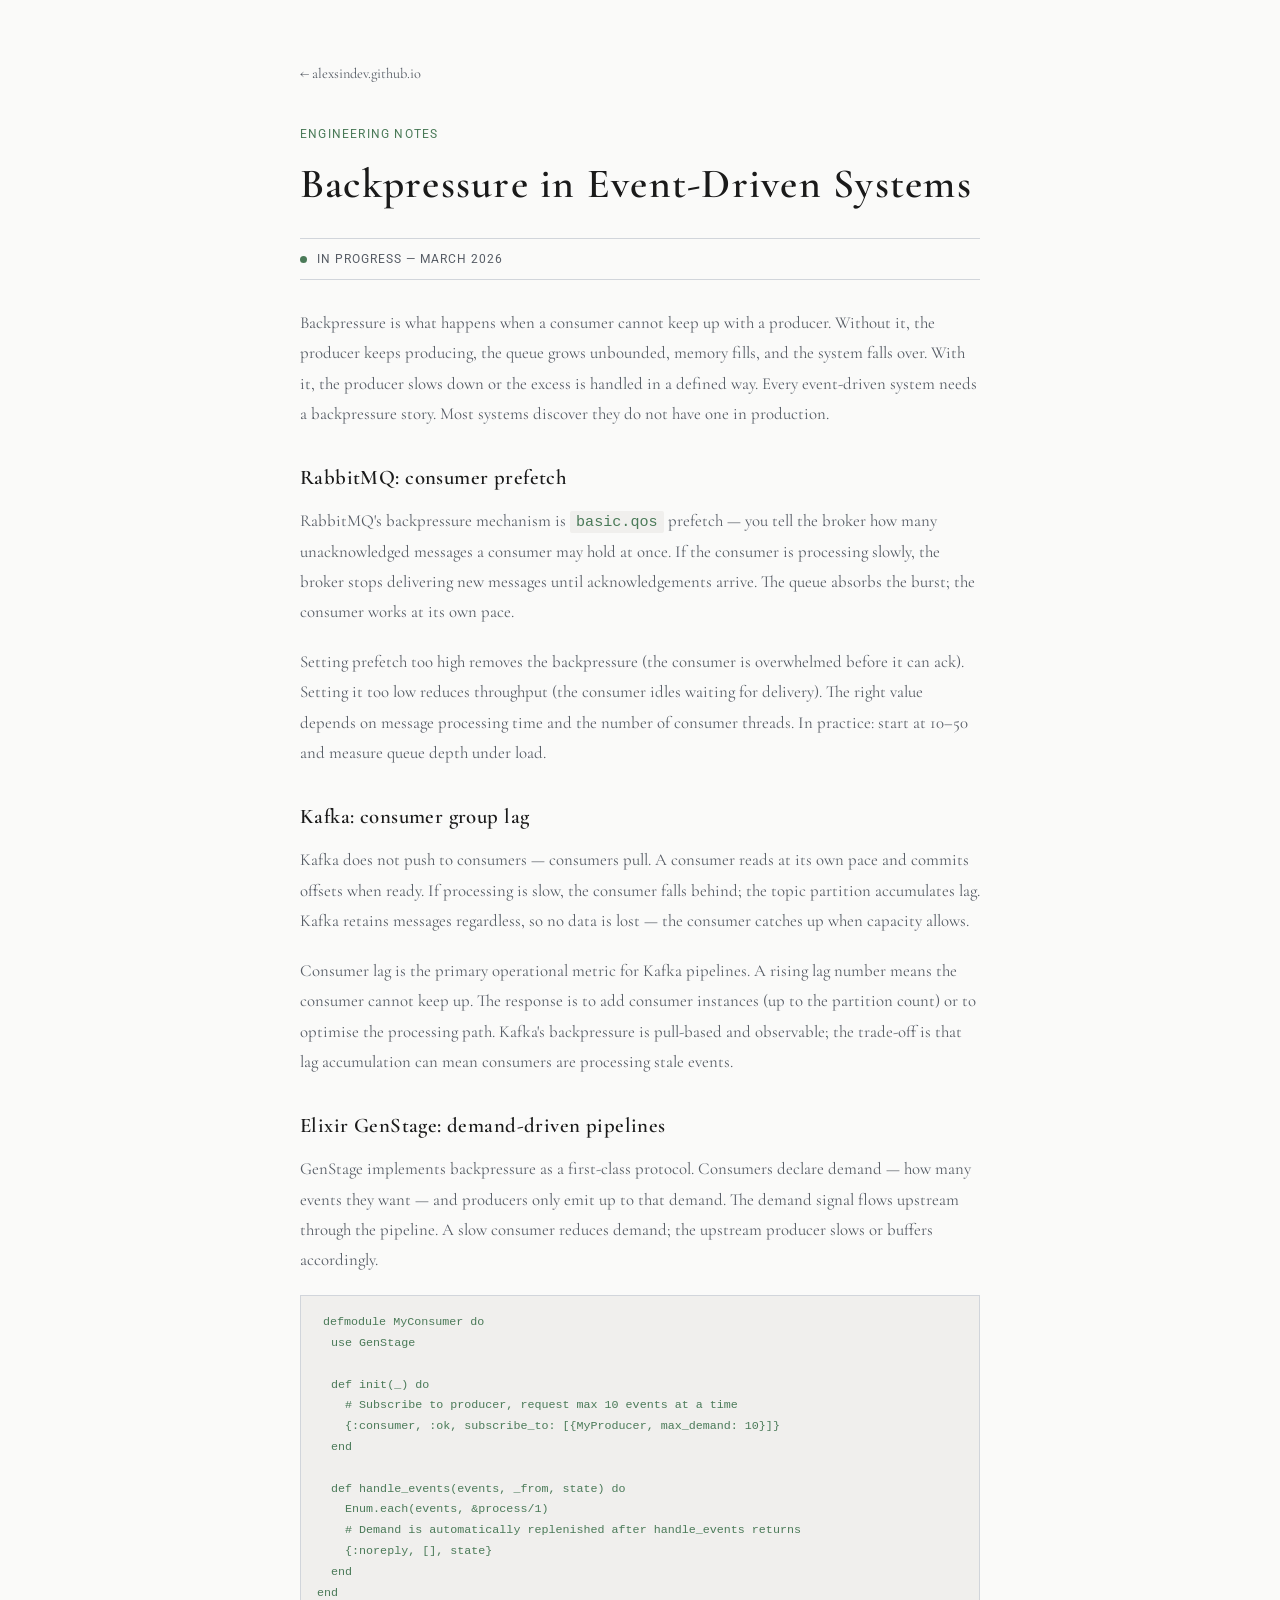
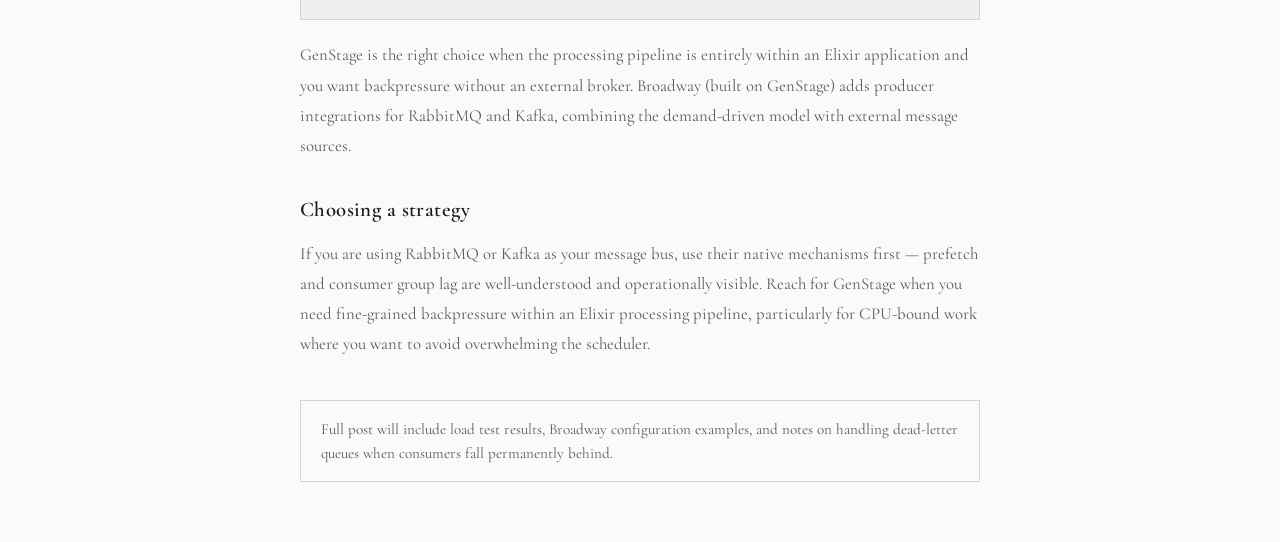
<file: notes/backpressure.html>
<!DOCTYPE html>
<html lang="en-AU">
<head>
  <meta charset="UTF-8">
  <meta name="viewport" content="width=device-width, initial-scale=1.0">
  <title>Backpressure in Event-Driven Systems — Alex Sin</title>
  <meta name="description" content="Bursty device telemetry will overwhelm a naive ingestion pipeline. A practical look at backpressure strategies across RabbitMQ, Kafka, and Elixir GenStage.">
  <link rel="icon" href="data:image/svg+xml,<svg xmlns=%22http://www.w3.org/2000/svg%22 viewBox=%220 0 100 100%22><text y=%22.9em%22 font-size=%2290%22>λ</text></svg>">
  <link rel="preconnect" href="https://fonts.googleapis.com">
  <link rel="preconnect" href="https://fonts.gstatic.com" crossorigin>
  <link href="https://fonts.googleapis.com/css2?family=Cormorant+Garamond:wght@400;500;600;700&family=Roboto:wght@300;400;500&display=swap" rel="stylesheet">
  <style>
    *, *::before, *::after { margin: 0; padding: 0; box-sizing: border-box; }
    :root {
      --primary-bg: #0f1419; --secondary-bg: #161d24; --text-primary: #e8e6e3;
      --text-secondary: #9ca3af; --accent-color: #6b9a78; --border-color: #2d3741;
      --heading-font: 'Cormorant Garamond', Georgia, serif;
    }
    @media (prefers-color-scheme: light) {
      :root {
        --primary-bg: #fafaf9; --secondary-bg: #f0efed; --text-primary: #1a1a1a;
        --text-secondary: #555b64; --accent-color: #4a7a58; --border-color: #d1d5db;
      }
    }
    body { font-family: 'Roboto', -apple-system, sans-serif; background: var(--primary-bg); color: var(--text-primary); line-height: 1.6; }
    .container { max-width: 720px; margin: 0 auto; padding: 60px 20px; }
    .back-link { font-family: var(--heading-font); font-size: 0.9rem; color: var(--text-secondary); text-decoration: none; display: inline-block; margin-bottom: 40px; transition: color 0.2s ease; }
    .back-link:hover { color: var(--text-primary); }
    .note-meta { font-size: 0.75rem; color: var(--accent-color); text-transform: uppercase; letter-spacing: 0.1em; margin-bottom: 16px; }
    h1 { font-family: var(--heading-font); font-size: clamp(1.8rem, 4vw, 2.6rem); font-weight: 600; color: var(--text-primary); letter-spacing: 0.03em; line-height: 1.2; margin-bottom: 8px; }
    .status-bar { display: flex; align-items: center; gap: 10px; padding: 10px 0; border-top: 1px solid var(--border-color); border-bottom: 1px solid var(--border-color); margin: 28px 0; }
    .status-dot { width: 7px; height: 7px; border-radius: 50%; background: var(--accent-color); }
    .status-text { font-size: 0.78rem; color: var(--text-secondary); text-transform: uppercase; letter-spacing: 0.08em; }
    .note-body p { font-family: var(--heading-font); font-size: 1.05rem; color: var(--text-secondary); line-height: 1.8; margin-bottom: 20px; }
    .note-body h2 { font-family: var(--heading-font); font-size: 1.3rem; font-weight: 600; color: var(--text-primary); margin: 32px 0 12px; letter-spacing: 0.02em; }
    .note-body code { font-family: monospace; font-size: 0.9em; background: var(--secondary-bg); padding: 2px 6px; border-radius: 2px; color: var(--accent-color); }
    pre { background: var(--secondary-bg); border: 1px solid var(--border-color); padding: 16px; overflow-x: auto; margin: 20px 0; }
    pre code { background: none; padding: 0; font-size: 0.85rem; color: var(--text-secondary); }
    .wip-notice { border: 1px solid var(--border-color); padding: 16px 20px; margin-top: 40px; }
    .wip-notice p { font-family: var(--heading-font); font-size: 0.95rem; color: var(--text-secondary); line-height: 1.6; margin: 0; }
    :focus-visible { outline: 2px solid var(--accent-color); outline-offset: 2px; }
    @media (max-width: 600px) { .container { padding: 30px 16px; } }
  </style>
</head>
<body>
  <main class="container">
    <a href="../index.html" class="back-link">← alexsindev.github.io</a>

    <p class="note-meta">Engineering Notes</p>
    <h1>Backpressure in Event-Driven Systems</h1>

    <div class="status-bar">
      <div class="status-dot"></div>
      <span class="status-text">In progress — March 2026</span>
    </div>

    <div class="note-body">
      <p>
        Backpressure is what happens when a consumer cannot keep up with a producer.
        Without it, the producer keeps producing, the queue grows unbounded, memory
        fills, and the system falls over. With it, the producer slows down or the excess
        is handled in a defined way. Every event-driven system needs a backpressure story.
        Most systems discover they do not have one in production.
      </p>

      <h2>RabbitMQ: consumer prefetch</h2>
      <p>
        RabbitMQ's backpressure mechanism is <code>basic.qos</code> prefetch — you tell the
        broker how many unacknowledged messages a consumer may hold at once. If the consumer
        is processing slowly, the broker stops delivering new messages until acknowledgements
        arrive. The queue absorbs the burst; the consumer works at its own pace.
      </p>
      <p>
        Setting prefetch too high removes the backpressure (the consumer is overwhelmed before
        it can ack). Setting it too low reduces throughput (the consumer idles waiting for
        delivery). The right value depends on message processing time and the number of consumer
        threads. In practice: start at 10–50 and measure queue depth under load.
      </p>

      <h2>Kafka: consumer group lag</h2>
      <p>
        Kafka does not push to consumers — consumers pull. A consumer reads at its own pace
        and commits offsets when ready. If processing is slow, the consumer falls behind; the
        topic partition accumulates lag. Kafka retains messages regardless, so no data is lost —
        the consumer catches up when capacity allows.
      </p>
      <p>
        Consumer lag is the primary operational metric for Kafka pipelines. A rising lag
        number means the consumer cannot keep up. The response is to add consumer instances
        (up to the partition count) or to optimise the processing path. Kafka's backpressure
        is pull-based and observable; the trade-off is that lag accumulation can mean consumers
        are processing stale events.
      </p>

      <h2>Elixir GenStage: demand-driven pipelines</h2>
      <p>
        GenStage implements backpressure as a first-class protocol. Consumers declare demand —
        how many events they want — and producers only emit up to that demand. The demand signal
        flows upstream through the pipeline. A slow consumer reduces demand; the upstream
        producer slows or buffers accordingly.
      </p>

      <pre><code>defmodule MyConsumer do
  use GenStage

  def init(_) do
    # Subscribe to producer, request max 10 events at a time
    {:consumer, :ok, subscribe_to: [{MyProducer, max_demand: 10}]}
  end

  def handle_events(events, _from, state) do
    Enum.each(events, &process/1)
    # Demand is automatically replenished after handle_events returns
    {:noreply, [], state}
  end
end</code></pre>

      <p>
        GenStage is the right choice when the processing pipeline is entirely within an
        Elixir application and you want backpressure without an external broker. Broadway
        (built on GenStage) adds producer integrations for RabbitMQ and Kafka, combining
        the demand-driven model with external message sources.
      </p>

      <h2>Choosing a strategy</h2>
      <p>
        If you are using RabbitMQ or Kafka as your message bus, use their native mechanisms
        first — prefetch and consumer group lag are well-understood and operationally visible.
        Reach for GenStage when you need fine-grained backpressure within an Elixir processing
        pipeline, particularly for CPU-bound work where you want to avoid overwhelming the
        scheduler.
      </p>
    </div>

    <div class="wip-notice">
      <p>
        Full post will include load test results, Broadway configuration examples, and
        notes on handling dead-letter queues when consumers fall permanently behind.
      </p>
    </div>
  </main>
</body>
</html>
</file>
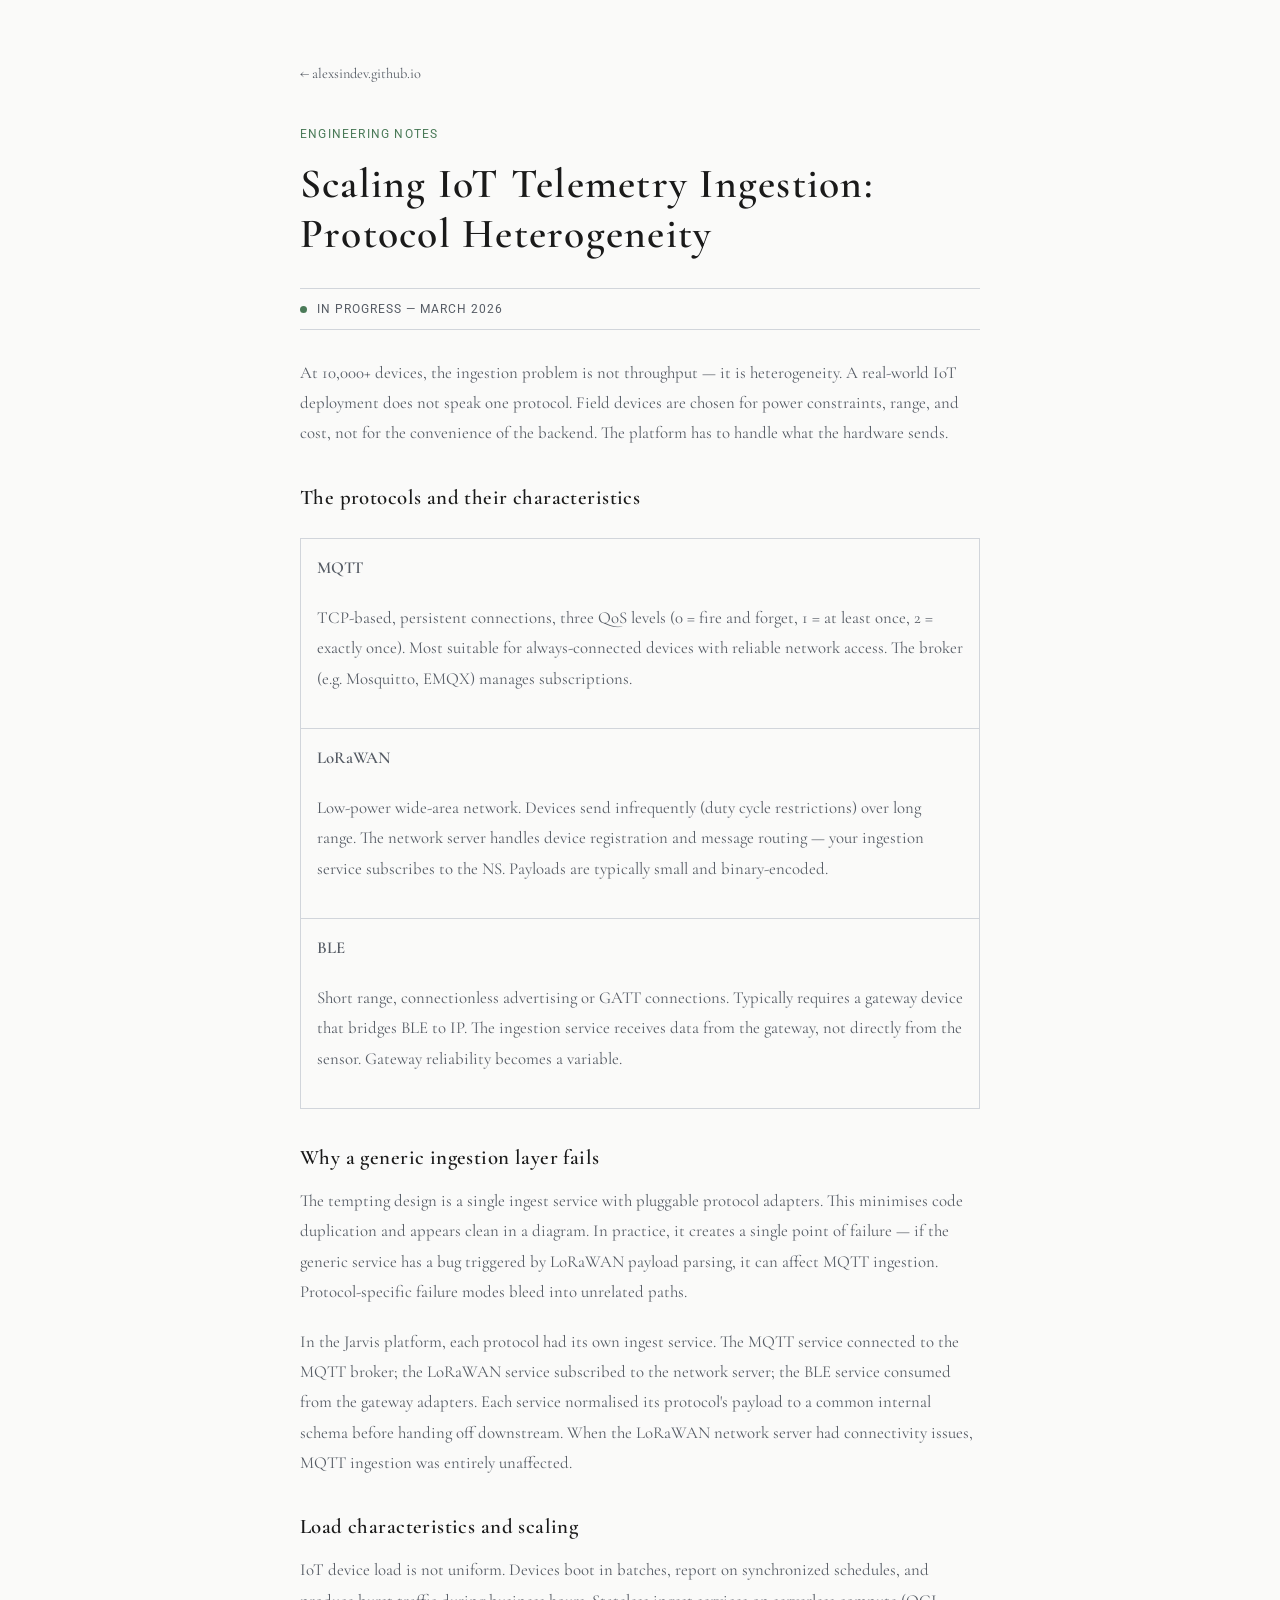
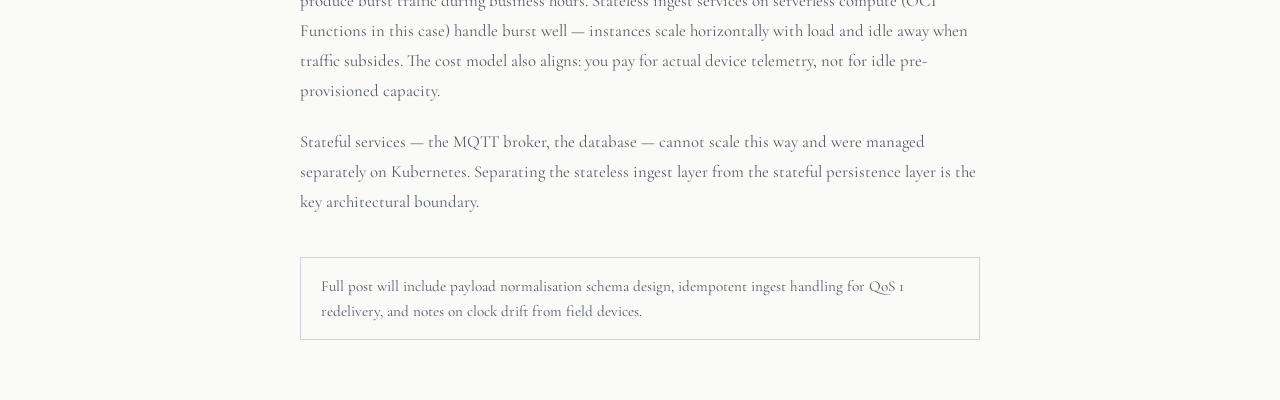
<file: notes/iot-telemetry-scaling.html>
<!DOCTYPE html>
<html lang="en-AU">
<head>
  <meta charset="UTF-8">
  <meta name="viewport" content="width=device-width, initial-scale=1.0">
  <title>Scaling IoT Telemetry Ingestion: Protocol Heterogeneity — Alex Sin</title>
  <meta name="description" content="MQTT, LoRaWAN, and BLE have different QoS models and failure characteristics. Why a generic ingestion layer is the wrong abstraction.">
  <link rel="icon" href="data:image/svg+xml,<svg xmlns=%22http://www.w3.org/2000/svg%22 viewBox=%220 0 100 100%22><text y=%22.9em%22 font-size=%2290%22>λ</text></svg>">
  <link rel="preconnect" href="https://fonts.googleapis.com">
  <link rel="preconnect" href="https://fonts.gstatic.com" crossorigin>
  <link href="https://fonts.googleapis.com/css2?family=Cormorant+Garamond:wght@400;500;600;700&family=Roboto:wght@300;400;500&display=swap" rel="stylesheet">
  <style>
    *, *::before, *::after { margin: 0; padding: 0; box-sizing: border-box; }
    :root {
      --primary-bg: #0f1419; --secondary-bg: #161d24; --text-primary: #e8e6e3;
      --text-secondary: #9ca3af; --accent-color: #6b9a78; --border-color: #2d3741;
      --heading-font: 'Cormorant Garamond', Georgia, serif;
    }
    @media (prefers-color-scheme: light) {
      :root {
        --primary-bg: #fafaf9; --secondary-bg: #f0efed; --text-primary: #1a1a1a;
        --text-secondary: #555b64; --accent-color: #4a7a58; --border-color: #d1d5db;
      }
    }
    body { font-family: 'Roboto', -apple-system, sans-serif; background: var(--primary-bg); color: var(--text-primary); line-height: 1.6; }
    .container { max-width: 720px; margin: 0 auto; padding: 60px 20px; }
    .back-link { font-family: var(--heading-font); font-size: 0.9rem; color: var(--text-secondary); text-decoration: none; display: inline-block; margin-bottom: 40px; transition: color 0.2s ease; }
    .back-link:hover { color: var(--text-primary); }
    .note-meta { font-size: 0.75rem; color: var(--accent-color); text-transform: uppercase; letter-spacing: 0.1em; margin-bottom: 16px; }
    h1 { font-family: var(--heading-font); font-size: clamp(1.8rem, 4vw, 2.6rem); font-weight: 600; color: var(--text-primary); letter-spacing: 0.03em; line-height: 1.2; margin-bottom: 8px; }
    .status-bar { display: flex; align-items: center; gap: 10px; padding: 10px 0; border-top: 1px solid var(--border-color); border-bottom: 1px solid var(--border-color); margin: 28px 0; }
    .status-dot { width: 7px; height: 7px; border-radius: 50%; background: var(--accent-color); }
    .status-text { font-size: 0.78rem; color: var(--text-secondary); text-transform: uppercase; letter-spacing: 0.08em; }
    .note-body p { font-family: var(--heading-font); font-size: 1.05rem; color: var(--text-secondary); line-height: 1.8; margin-bottom: 20px; }
    .note-body h2 { font-family: var(--heading-font); font-size: 1.3rem; font-weight: 600; color: var(--text-primary); margin: 32px 0 12px; letter-spacing: 0.02em; }
    .note-body code { font-family: monospace; font-size: 0.9em; background: var(--secondary-bg); padding: 2px 6px; border-radius: 2px; color: var(--accent-color); }
    .protocol-grid { display: grid; gap: 1px; background: var(--border-color); border: 1px solid var(--border-color); margin: 24px 0; }
    .protocol-item { background: var(--primary-bg); padding: 14px 16px; }
    .protocol-name { font-family: var(--heading-font); font-size: 1rem; font-weight: 600; color: var(--text-primary); margin-bottom: 4px; }
    .protocol-desc { font-family: var(--heading-font); font-size: 0.9rem; color: var(--text-secondary); line-height: 1.5; }
    .wip-notice { border: 1px solid var(--border-color); padding: 16px 20px; margin-top: 40px; }
    .wip-notice p { font-family: var(--heading-font); font-size: 0.95rem; color: var(--text-secondary); line-height: 1.6; margin: 0; }
    :focus-visible { outline: 2px solid var(--accent-color); outline-offset: 2px; }
    @media (max-width: 600px) { .container { padding: 30px 16px; } }
  </style>
</head>
<body>
  <main class="container">
    <a href="../index.html" class="back-link">← alexsindev.github.io</a>

    <p class="note-meta">Engineering Notes</p>
    <h1>Scaling IoT Telemetry Ingestion: Protocol Heterogeneity</h1>

    <div class="status-bar">
      <div class="status-dot"></div>
      <span class="status-text">In progress — March 2026</span>
    </div>

    <div class="note-body">
      <p>
        At 10,000+ devices, the ingestion problem is not throughput — it is heterogeneity.
        A real-world IoT deployment does not speak one protocol. Field devices are chosen for
        power constraints, range, and cost, not for the convenience of the backend. The platform
        has to handle what the hardware sends.
      </p>

      <h2>The protocols and their characteristics</h2>

      <div class="protocol-grid">
        <div class="protocol-item">
          <p class="protocol-name">MQTT</p>
          <p class="protocol-desc">TCP-based, persistent connections, three QoS levels (0 = fire and forget, 1 = at least once, 2 = exactly once). Most suitable for always-connected devices with reliable network access. The broker (e.g. Mosquitto, EMQX) manages subscriptions.</p>
        </div>
        <div class="protocol-item">
          <p class="protocol-name">LoRaWAN</p>
          <p class="protocol-desc">Low-power wide-area network. Devices send infrequently (duty cycle restrictions) over long range. The network server handles device registration and message routing — your ingestion service subscribes to the NS. Payloads are typically small and binary-encoded.</p>
        </div>
        <div class="protocol-item">
          <p class="protocol-name">BLE</p>
          <p class="protocol-desc">Short range, connectionless advertising or GATT connections. Typically requires a gateway device that bridges BLE to IP. The ingestion service receives data from the gateway, not directly from the sensor. Gateway reliability becomes a variable.</p>
        </div>
      </div>

      <h2>Why a generic ingestion layer fails</h2>
      <p>
        The tempting design is a single ingest service with pluggable protocol adapters.
        This minimises code duplication and appears clean in a diagram. In practice, it
        creates a single point of failure — if the generic service has a bug triggered by
        LoRaWAN payload parsing, it can affect MQTT ingestion. Protocol-specific failure
        modes bleed into unrelated paths.
      </p>
      <p>
        In the Jarvis platform, each protocol had its own ingest service. The MQTT service
        connected to the MQTT broker; the LoRaWAN service subscribed to the network server;
        the BLE service consumed from the gateway adapters. Each service normalised its
        protocol's payload to a common internal schema before handing off downstream.
        When the LoRaWAN network server had connectivity issues, MQTT ingestion was entirely
        unaffected.
      </p>

      <h2>Load characteristics and scaling</h2>
      <p>
        IoT device load is not uniform. Devices boot in batches, report on synchronized
        schedules, and produce burst traffic during business hours. Stateless ingest services
        on serverless compute (OCI Functions in this case) handle burst well — instances
        scale horizontally with load and idle away when traffic subsides. The cost model
        also aligns: you pay for actual device telemetry, not for idle pre-provisioned capacity.
      </p>
      <p>
        Stateful services — the MQTT broker, the database — cannot scale this way and were
        managed separately on Kubernetes. Separating the stateless ingest layer from the
        stateful persistence layer is the key architectural boundary.
      </p>
    </div>

    <div class="wip-notice">
      <p>
        Full post will include payload normalisation schema design, idempotent ingest
        handling for QoS 1 redelivery, and notes on clock drift from field devices.
      </p>
    </div>
  </main>
</body>
</html>
</file>
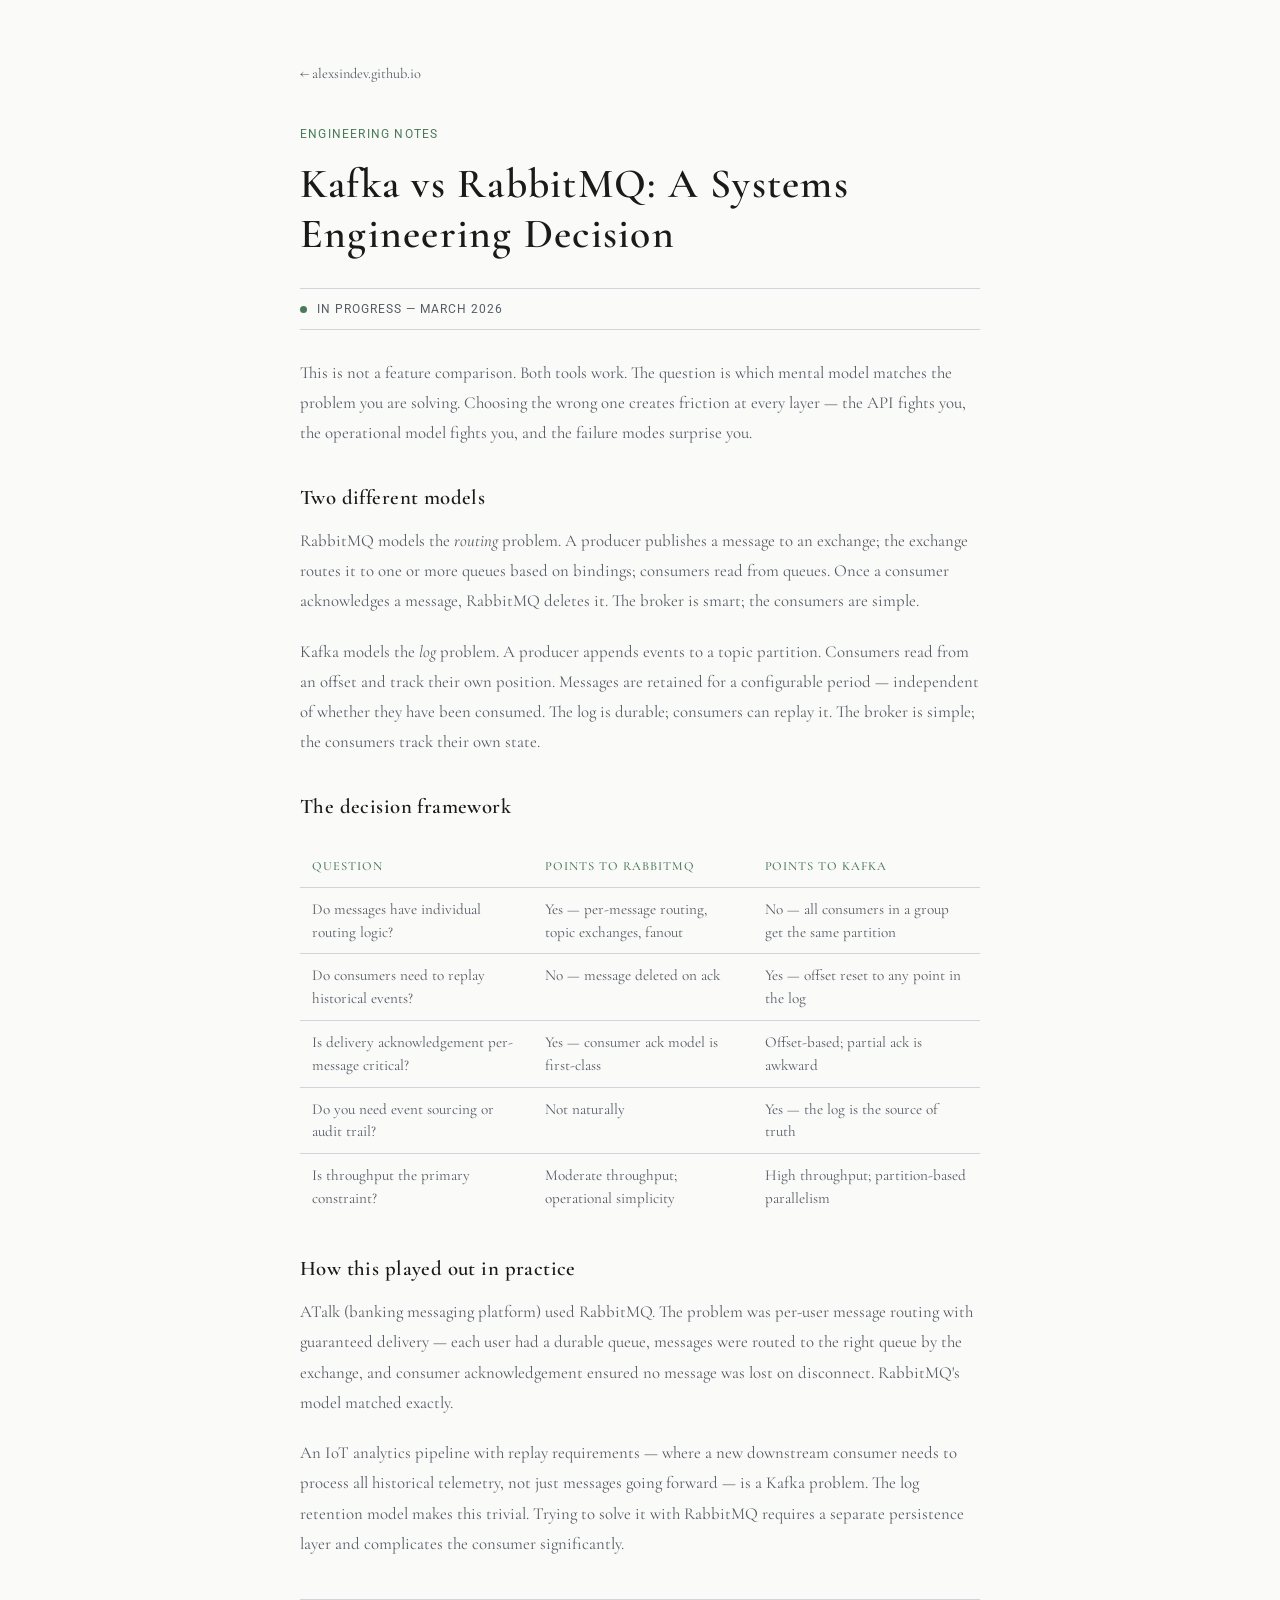
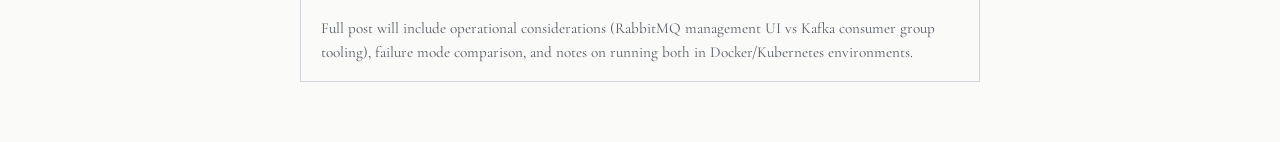
<file: notes/kafka-vs-rabbitmq.html>
<!DOCTYPE html>
<html lang="en-AU">
<head>
  <meta charset="UTF-8">
  <meta name="viewport" content="width=device-width, initial-scale=1.0">
  <title>Kafka vs RabbitMQ: A Systems Engineering Decision — Alex Sin</title>
  <meta name="description" content="Not a feature comparison — a decision framework. RabbitMQ models the routing problem; Kafka models the log problem.">
  <link rel="icon" href="data:image/svg+xml,<svg xmlns=%22http://www.w3.org/2000/svg%22 viewBox=%220 0 100 100%22><text y=%22.9em%22 font-size=%2290%22>λ</text></svg>">
  <link rel="preconnect" href="https://fonts.googleapis.com">
  <link rel="preconnect" href="https://fonts.gstatic.com" crossorigin>
  <link href="https://fonts.googleapis.com/css2?family=Cormorant+Garamond:wght@400;500;600;700&family=Roboto:wght@300;400;500&display=swap" rel="stylesheet">
  <style>
    *, *::before, *::after { margin: 0; padding: 0; box-sizing: border-box; }
    :root {
      --primary-bg: #0f1419; --secondary-bg: #161d24; --text-primary: #e8e6e3;
      --text-secondary: #9ca3af; --accent-color: #6b9a78; --border-color: #2d3741;
      --heading-font: 'Cormorant Garamond', Georgia, serif;
    }
    @media (prefers-color-scheme: light) {
      :root {
        --primary-bg: #fafaf9; --secondary-bg: #f0efed; --text-primary: #1a1a1a;
        --text-secondary: #555b64; --accent-color: #4a7a58; --border-color: #d1d5db;
      }
    }
    body { font-family: 'Roboto', -apple-system, sans-serif; background: var(--primary-bg); color: var(--text-primary); line-height: 1.6; }
    .container { max-width: 720px; margin: 0 auto; padding: 60px 20px; }
    .back-link { font-family: var(--heading-font); font-size: 0.9rem; color: var(--text-secondary); text-decoration: none; display: inline-block; margin-bottom: 40px; transition: color 0.2s ease; }
    .back-link:hover { color: var(--text-primary); }
    .note-meta { font-size: 0.75rem; color: var(--accent-color); text-transform: uppercase; letter-spacing: 0.1em; margin-bottom: 16px; }
    h1 { font-family: var(--heading-font); font-size: clamp(1.8rem, 4vw, 2.6rem); font-weight: 600; color: var(--text-primary); letter-spacing: 0.03em; line-height: 1.2; margin-bottom: 8px; }
    .status-bar { display: flex; align-items: center; gap: 10px; padding: 10px 0; border-top: 1px solid var(--border-color); border-bottom: 1px solid var(--border-color); margin: 28px 0; }
    .status-dot { width: 7px; height: 7px; border-radius: 50%; background: var(--accent-color); }
    .status-text { font-size: 0.78rem; color: var(--text-secondary); text-transform: uppercase; letter-spacing: 0.08em; }
    .note-body p { font-family: var(--heading-font); font-size: 1.05rem; color: var(--text-secondary); line-height: 1.8; margin-bottom: 20px; }
    .note-body h2 { font-family: var(--heading-font); font-size: 1.3rem; font-weight: 600; color: var(--text-primary); margin: 32px 0 12px; letter-spacing: 0.02em; }
    .comparison-table { width: 100%; border-collapse: collapse; margin: 24px 0; font-family: var(--heading-font); }
    .comparison-table th { font-size: 0.78rem; text-transform: uppercase; letter-spacing: 0.08em; color: var(--accent-color); padding: 10px 12px; text-align: left; border-bottom: 1px solid var(--border-color); font-weight: 500; }
    .comparison-table td { font-size: 0.95rem; color: var(--text-secondary); padding: 10px 12px; border-bottom: 1px solid var(--border-color); line-height: 1.5; vertical-align: top; }
    .comparison-table tr:last-child td { border-bottom: none; }
    .wip-notice { border: 1px solid var(--border-color); padding: 16px 20px; margin-top: 40px; }
    .wip-notice p { font-family: var(--heading-font); font-size: 0.95rem; color: var(--text-secondary); line-height: 1.6; margin: 0; }
    :focus-visible { outline: 2px solid var(--accent-color); outline-offset: 2px; }
    @media (max-width: 600px) { .container { padding: 30px 16px; } .comparison-table { font-size: 0.9rem; } }
  </style>
</head>
<body>
  <main class="container">
    <a href="../index.html" class="back-link">← alexsindev.github.io</a>

    <p class="note-meta">Engineering Notes</p>
    <h1>Kafka vs RabbitMQ: A Systems Engineering Decision</h1>

    <div class="status-bar">
      <div class="status-dot"></div>
      <span class="status-text">In progress — March 2026</span>
    </div>

    <div class="note-body">
      <p>
        This is not a feature comparison. Both tools work. The question is which mental model
        matches the problem you are solving. Choosing the wrong one creates friction at every
        layer — the API fights you, the operational model fights you, and the failure modes
        surprise you.
      </p>

      <h2>Two different models</h2>
      <p>
        RabbitMQ models the <em>routing</em> problem. A producer publishes a message to an exchange;
        the exchange routes it to one or more queues based on bindings; consumers read from queues.
        Once a consumer acknowledges a message, RabbitMQ deletes it. The broker is smart; the
        consumers are simple.
      </p>
      <p>
        Kafka models the <em>log</em> problem. A producer appends events to a topic partition.
        Consumers read from an offset and track their own position. Messages are retained for a
        configurable period — independent of whether they have been consumed. The log is
        durable; consumers can replay it. The broker is simple; the consumers track their own state.
      </p>

      <h2>The decision framework</h2>
      <table class="comparison-table">
        <thead>
          <tr>
            <th>Question</th>
            <th>Points to RabbitMQ</th>
            <th>Points to Kafka</th>
          </tr>
        </thead>
        <tbody>
          <tr>
            <td>Do messages have individual routing logic?</td>
            <td>Yes — per-message routing, topic exchanges, fanout</td>
            <td>No — all consumers in a group get the same partition</td>
          </tr>
          <tr>
            <td>Do consumers need to replay historical events?</td>
            <td>No — message deleted on ack</td>
            <td>Yes — offset reset to any point in the log</td>
          </tr>
          <tr>
            <td>Is delivery acknowledgement per-message critical?</td>
            <td>Yes — consumer ack model is first-class</td>
            <td>Offset-based; partial ack is awkward</td>
          </tr>
          <tr>
            <td>Do you need event sourcing or audit trail?</td>
            <td>Not naturally</td>
            <td>Yes — the log is the source of truth</td>
          </tr>
          <tr>
            <td>Is throughput the primary constraint?</td>
            <td>Moderate throughput; operational simplicity</td>
            <td>High throughput; partition-based parallelism</td>
          </tr>
        </tbody>
      </table>

      <h2>How this played out in practice</h2>
      <p>
        ATalk (banking messaging platform) used RabbitMQ. The problem was per-user message
        routing with guaranteed delivery — each user had a durable queue, messages were routed
        to the right queue by the exchange, and consumer acknowledgement ensured no message
        was lost on disconnect. RabbitMQ's model matched exactly.
      </p>
      <p>
        An IoT analytics pipeline with replay requirements — where a new downstream consumer
        needs to process all historical telemetry, not just messages going forward — is a
        Kafka problem. The log retention model makes this trivial. Trying to solve it with
        RabbitMQ requires a separate persistence layer and complicates the consumer significantly.
      </p>
    </div>

    <div class="wip-notice">
      <p>
        Full post will include operational considerations (RabbitMQ management UI vs Kafka
        consumer group tooling), failure mode comparison, and notes on running both in
        Docker/Kubernetes environments.
      </p>
    </div>
  </main>
</body>
</html>
</file>
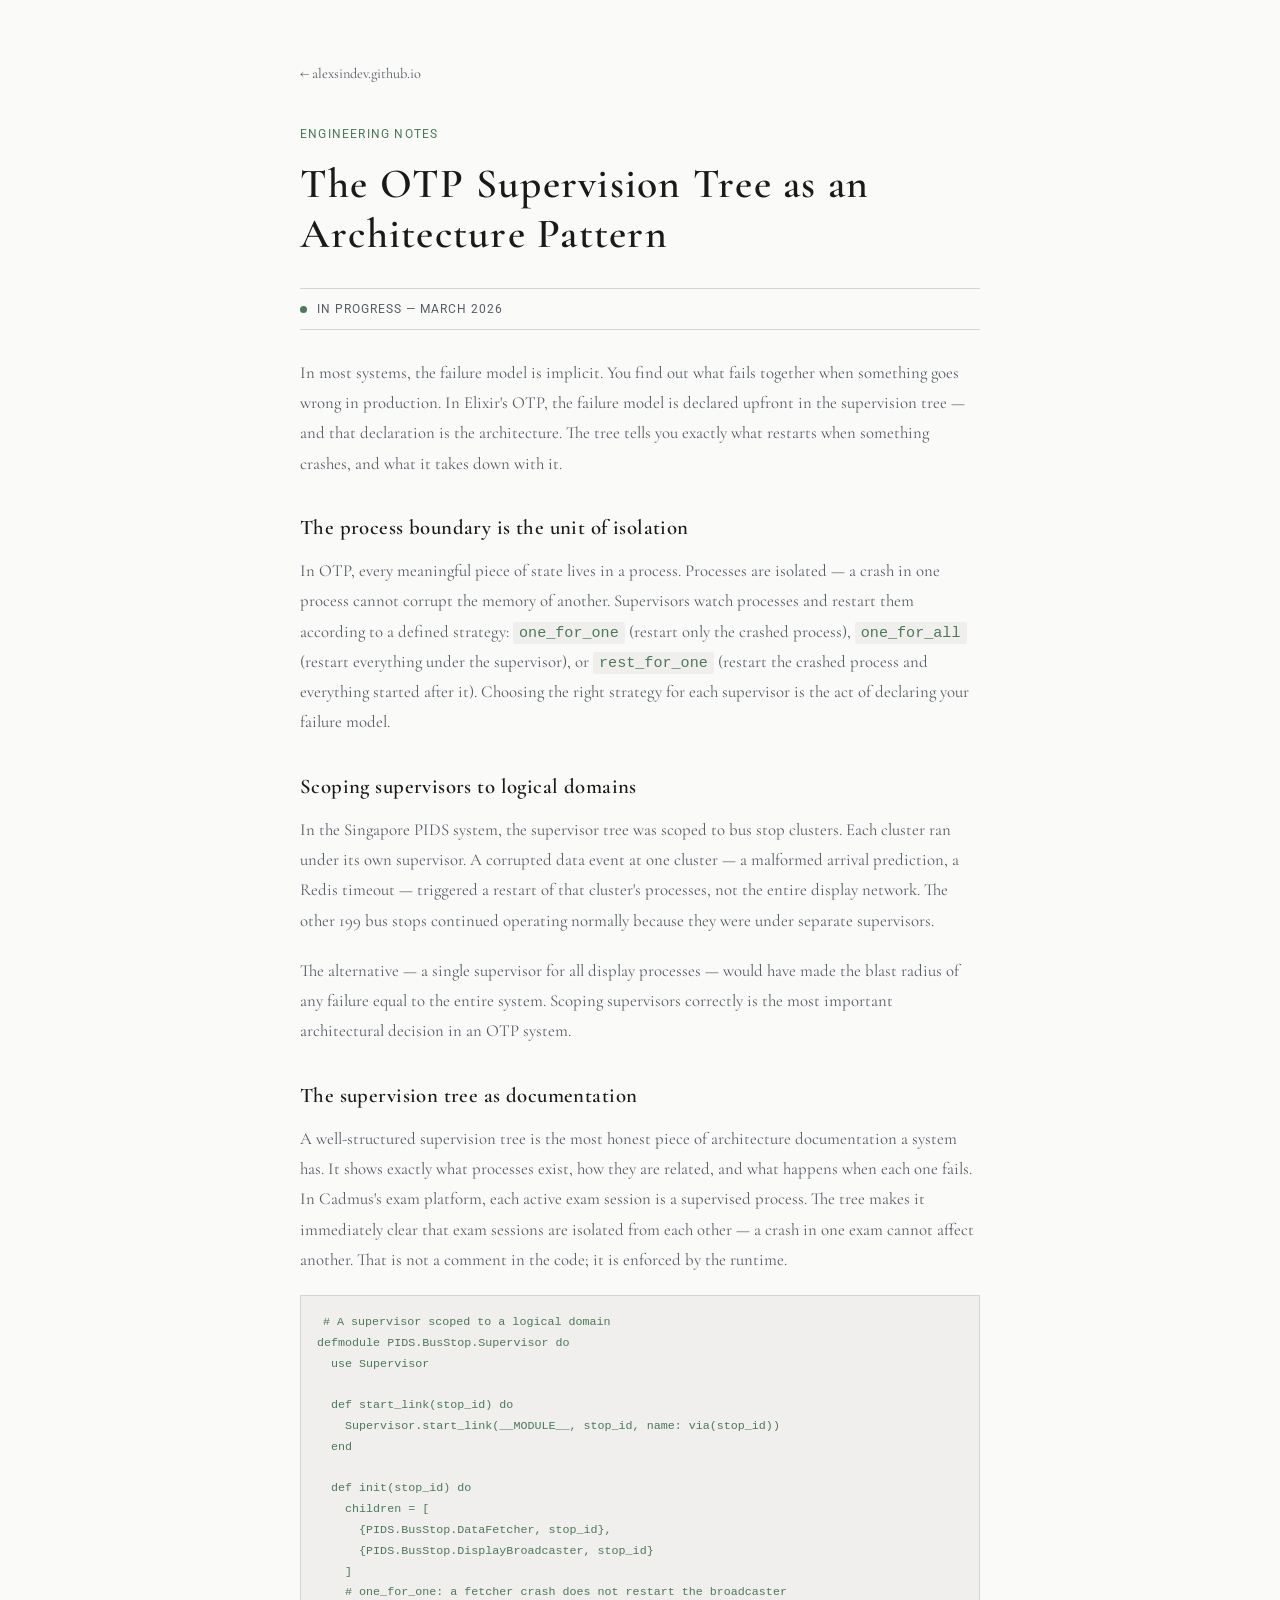
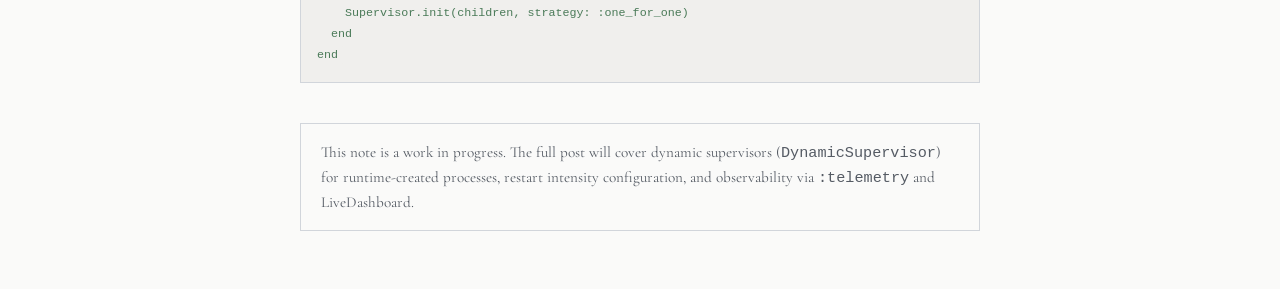
<file: notes/otp-supervision.html>
<!DOCTYPE html>
<html lang="en-AU">
<head>
  <meta charset="UTF-8">
  <meta name="viewport" content="width=device-width, initial-scale=1.0">
  <title>The OTP Supervision Tree as an Architecture Pattern — Alex Sin</title>
  <meta name="description" content="The supervision tree is the architecture diagram. Scoping supervisors to logical failure domains keeps partial failures partial.">
  <link rel="icon" href="data:image/svg+xml,<svg xmlns=%22http://www.w3.org/2000/svg%22 viewBox=%220 0 100 100%22><text y=%22.9em%22 font-size=%2290%22>λ</text></svg>">
  <link rel="preconnect" href="https://fonts.googleapis.com">
  <link rel="preconnect" href="https://fonts.gstatic.com" crossorigin>
  <link href="https://fonts.googleapis.com/css2?family=Cormorant+Garamond:wght@400;500;600;700&family=Roboto:wght@300;400;500&display=swap" rel="stylesheet">
  <style>
    *, *::before, *::after { margin: 0; padding: 0; box-sizing: border-box; }
    :root {
      --primary-bg: #0f1419; --secondary-bg: #161d24; --text-primary: #e8e6e3;
      --text-secondary: #9ca3af; --accent-color: #6b9a78; --border-color: #2d3741;
      --heading-font: 'Cormorant Garamond', Georgia, serif;
    }
    @media (prefers-color-scheme: light) {
      :root {
        --primary-bg: #fafaf9; --secondary-bg: #f0efed; --text-primary: #1a1a1a;
        --text-secondary: #555b64; --accent-color: #4a7a58; --border-color: #d1d5db;
      }
    }
    body {
      font-family: 'Roboto', -apple-system, sans-serif; background: var(--primary-bg);
      color: var(--text-primary); line-height: 1.6;
    }
    .container { max-width: 720px; margin: 0 auto; padding: 60px 20px; }
    .back-link {
      font-family: var(--heading-font); font-size: 0.9rem; color: var(--text-secondary);
      text-decoration: none; display: inline-block; margin-bottom: 40px;
      transition: color 0.2s ease;
    }
    .back-link:hover { color: var(--text-primary); }
    .note-meta { font-size: 0.75rem; color: var(--accent-color); text-transform: uppercase; letter-spacing: 0.1em; margin-bottom: 16px; }
    h1 {
      font-family: var(--heading-font); font-size: clamp(1.8rem, 4vw, 2.6rem);
      font-weight: 600; color: var(--text-primary); letter-spacing: 0.03em;
      line-height: 1.2; margin-bottom: 8px;
    }
    .status-bar {
      display: flex; align-items: center; gap: 10px;
      padding: 10px 0; border-top: 1px solid var(--border-color);
      border-bottom: 1px solid var(--border-color); margin: 28px 0;
    }
    .status-dot { width: 7px; height: 7px; border-radius: 50%; background: var(--accent-color); }
    .status-text { font-size: 0.78rem; color: var(--text-secondary); text-transform: uppercase; letter-spacing: 0.08em; }
    .note-body p {
      font-family: var(--heading-font); font-size: 1.05rem; color: var(--text-secondary);
      line-height: 1.8; margin-bottom: 20px;
    }
    .note-body h2 {
      font-family: var(--heading-font); font-size: 1.3rem; font-weight: 600;
      color: var(--text-primary); margin: 32px 0 12px; letter-spacing: 0.02em;
    }
    .note-body code {
      font-family: monospace; font-size: 0.9em; background: var(--secondary-bg);
      padding: 2px 6px; border-radius: 2px; color: var(--accent-color);
    }
    pre {
      background: var(--secondary-bg); border: 1px solid var(--border-color);
      padding: 16px; overflow-x: auto; margin: 20px 0;
    }
    pre code { background: none; padding: 0; font-size: 0.85rem; color: var(--text-secondary); }
    .wip-notice { border: 1px solid var(--border-color); padding: 16px 20px; margin-top: 40px; }
    .wip-notice p { font-family: var(--heading-font); font-size: 0.95rem; color: var(--text-secondary); line-height: 1.6; margin: 0; }
    :focus-visible { outline: 2px solid var(--accent-color); outline-offset: 2px; }
    @media (max-width: 600px) { .container { padding: 30px 16px; } }
  </style>
</head>
<body>
  <main class="container">
    <a href="../index.html" class="back-link">← alexsindev.github.io</a>

    <p class="note-meta">Engineering Notes</p>
    <h1>The OTP Supervision Tree as an Architecture Pattern</h1>

    <div class="status-bar">
      <div class="status-dot"></div>
      <span class="status-text">In progress — March 2026</span>
    </div>

    <div class="note-body">
      <p>
        In most systems, the failure model is implicit. You find out what fails together
        when something goes wrong in production. In Elixir's OTP, the failure model is
        declared upfront in the supervision tree — and that declaration is the architecture.
        The tree tells you exactly what restarts when something crashes, and what it takes down
        with it.
      </p>

      <h2>The process boundary is the unit of isolation</h2>
      <p>
        In OTP, every meaningful piece of state lives in a process. Processes are isolated —
        a crash in one process cannot corrupt the memory of another. Supervisors watch processes
        and restart them according to a defined strategy: <code>one_for_one</code> (restart only
        the crashed process), <code>one_for_all</code> (restart everything under the supervisor),
        or <code>rest_for_one</code> (restart the crashed process and everything started after it).
        Choosing the right strategy for each supervisor is the act of declaring your failure model.
      </p>

      <h2>Scoping supervisors to logical domains</h2>
      <p>
        In the Singapore PIDS system, the supervisor tree was scoped to bus stop clusters.
        Each cluster ran under its own supervisor. A corrupted data event at one cluster —
        a malformed arrival prediction, a Redis timeout — triggered a restart of that cluster's
        processes, not the entire display network. The other 199 bus stops continued operating
        normally because they were under separate supervisors.
      </p>
      <p>
        The alternative — a single supervisor for all display processes — would have made the
        blast radius of any failure equal to the entire system. Scoping supervisors correctly
        is the most important architectural decision in an OTP system.
      </p>

      <h2>The supervision tree as documentation</h2>
      <p>
        A well-structured supervision tree is the most honest piece of architecture documentation
        a system has. It shows exactly what processes exist, how they are related, and what
        happens when each one fails. In Cadmus's exam platform, each active exam session is a
        supervised process. The tree makes it immediately clear that exam sessions are isolated
        from each other — a crash in one exam cannot affect another. That is not a comment in
        the code; it is enforced by the runtime.
      </p>

      <pre><code># A supervisor scoped to a logical domain
defmodule PIDS.BusStop.Supervisor do
  use Supervisor

  def start_link(stop_id) do
    Supervisor.start_link(__MODULE__, stop_id, name: via(stop_id))
  end

  def init(stop_id) do
    children = [
      {PIDS.BusStop.DataFetcher, stop_id},
      {PIDS.BusStop.DisplayBroadcaster, stop_id}
    ]
    # one_for_one: a fetcher crash does not restart the broadcaster
    Supervisor.init(children, strategy: :one_for_one)
  end
end</code></pre>
    </div>

    <div class="wip-notice">
      <p>
        This note is a work in progress. The full post will cover dynamic supervisors
        (<code>DynamicSupervisor</code>) for runtime-created processes, restart intensity
        configuration, and observability via <code>:telemetry</code> and LiveDashboard.
      </p>
    </div>
  </main>
</body>
</html>
</file>
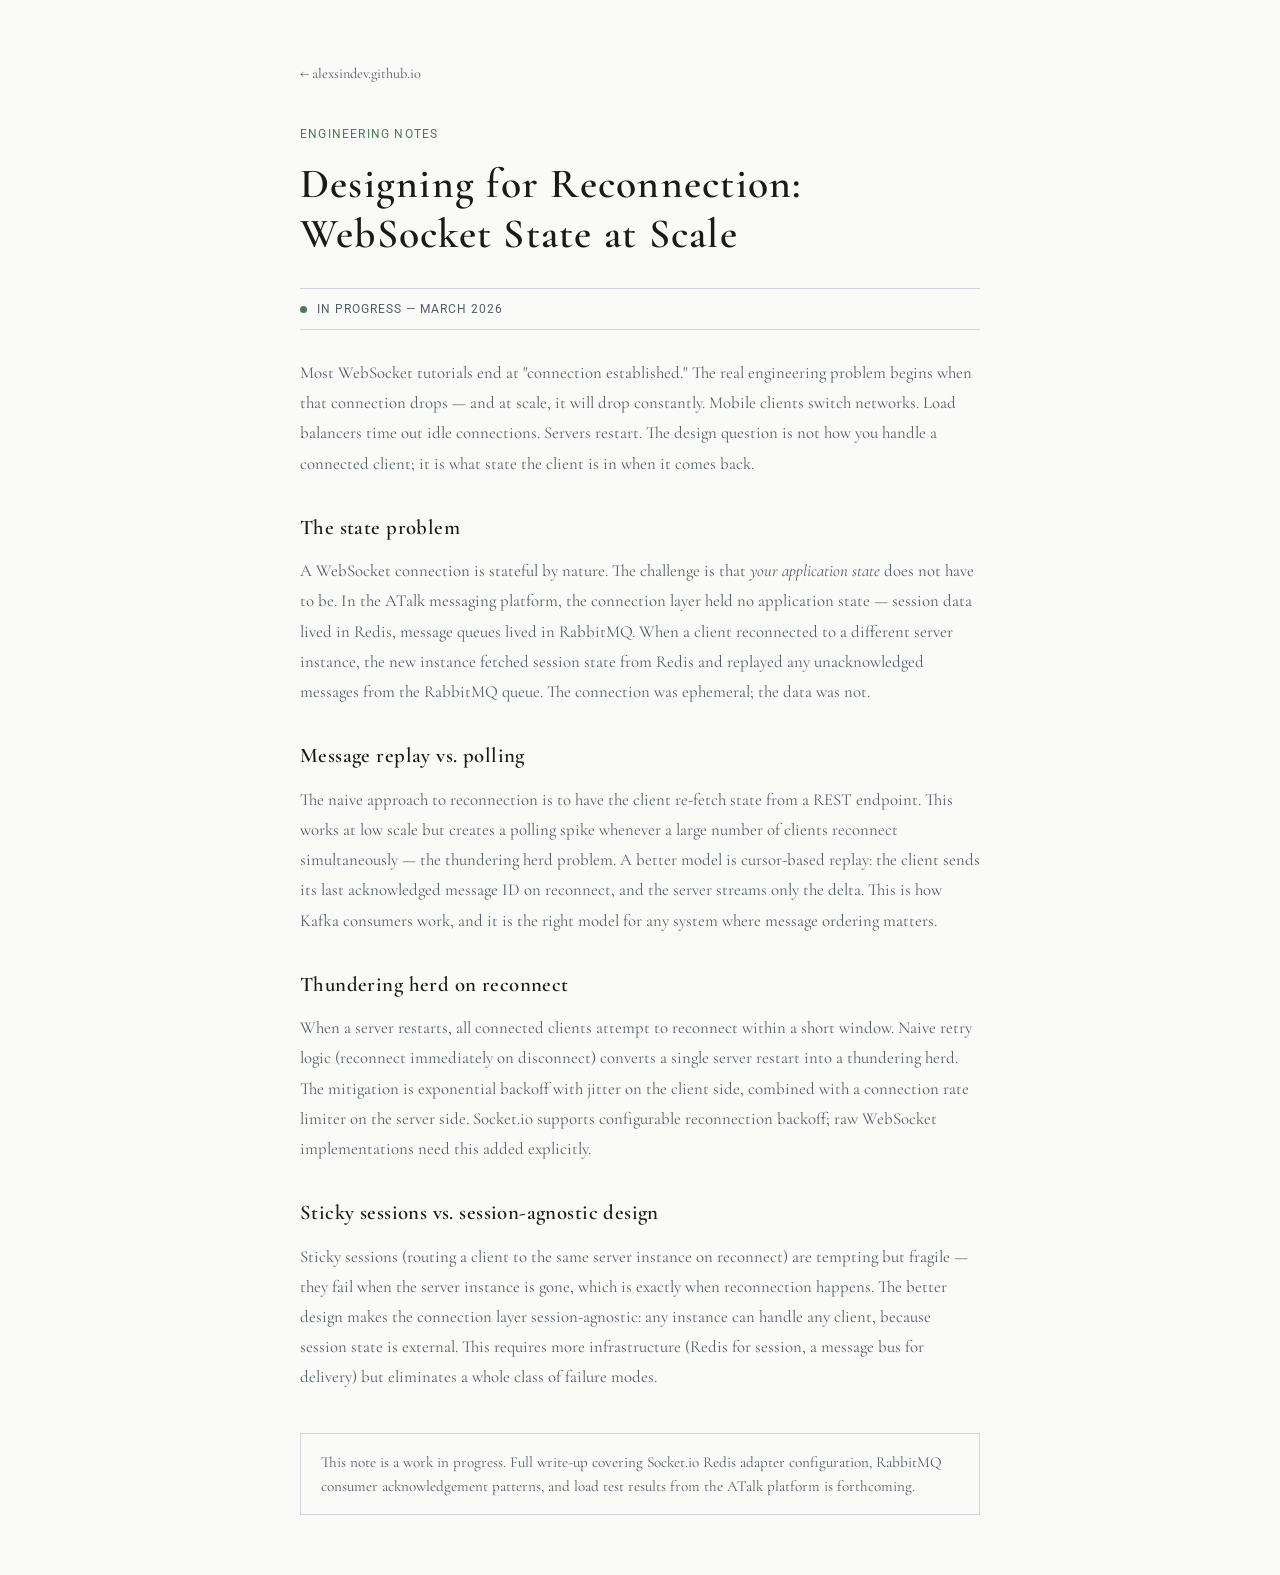
<file: notes/websocket-reconnection.html>
<!DOCTYPE html>
<html lang="en-AU">
<head>
  <meta charset="UTF-8">
  <meta name="viewport" content="width=device-width, initial-scale=1.0">
  <title>Designing for Reconnection: WebSocket State at Scale — Alex Sin</title>
  <meta name="description" content="The real design problem in WebSocket systems is not connection — it is reconnection. Notes on session state, message replay, and thundering herd at scale.">
  <link rel="icon" href="data:image/svg+xml,<svg xmlns=%22http://www.w3.org/2000/svg%22 viewBox=%220 0 100 100%22><text y=%22.9em%22 font-size=%2290%22>λ</text></svg>">
  <link rel="preconnect" href="https://fonts.googleapis.com">
  <link rel="preconnect" href="https://fonts.gstatic.com" crossorigin>
  <link href="https://fonts.googleapis.com/css2?family=Cormorant+Garamond:wght@400;500;600;700&family=Roboto:wght@300;400;500&display=swap" rel="stylesheet">
  <style>
    *, *::before, *::after { margin: 0; padding: 0; box-sizing: border-box; }
    :root {
      --primary-bg: #0f1419; --secondary-bg: #161d24; --text-primary: #e8e6e3;
      --text-secondary: #9ca3af; --accent-color: #6b9a78; --border-color: #2d3741;
      --heading-font: 'Cormorant Garamond', Georgia, serif;
    }
    @media (prefers-color-scheme: light) {
      :root {
        --primary-bg: #fafaf9; --secondary-bg: #f0efed; --text-primary: #1a1a1a;
        --text-secondary: #555b64; --accent-color: #4a7a58; --border-color: #d1d5db;
      }
    }
    body {
      font-family: 'Roboto', -apple-system, sans-serif; background: var(--primary-bg);
      color: var(--text-primary); line-height: 1.6;
    }
    .container { max-width: 720px; margin: 0 auto; padding: 60px 20px; }
    .back-link {
      font-family: var(--heading-font); font-size: 0.9rem; color: var(--text-secondary);
      text-decoration: none; display: inline-block; margin-bottom: 40px;
      transition: color 0.2s ease;
    }
    .back-link:hover { color: var(--text-primary); }
    .note-meta {
      font-size: 0.75rem; color: var(--accent-color); text-transform: uppercase;
      letter-spacing: 0.1em; margin-bottom: 16px;
    }
    h1 {
      font-family: var(--heading-font); font-size: clamp(1.8rem, 4vw, 2.6rem);
      font-weight: 600; color: var(--text-primary); letter-spacing: 0.03em;
      line-height: 1.2; margin-bottom: 8px;
    }
    .status-bar {
      display: flex; align-items: center; gap: 10px;
      padding: 10px 0; border-top: 1px solid var(--border-color);
      border-bottom: 1px solid var(--border-color); margin: 28px 0;
    }
    .status-dot { width: 7px; height: 7px; border-radius: 50%; background: var(--accent-color); }
    .status-text { font-size: 0.78rem; color: var(--text-secondary); text-transform: uppercase; letter-spacing: 0.08em; }
    .note-body p {
      font-family: var(--heading-font); font-size: 1.05rem; color: var(--text-secondary);
      line-height: 1.8; margin-bottom: 20px;
    }
    .note-body h2 {
      font-family: var(--heading-font); font-size: 1.3rem; font-weight: 600;
      color: var(--text-primary); margin: 32px 0 12px; letter-spacing: 0.02em;
    }
    .note-body code {
      font-family: monospace; font-size: 0.9em; background: var(--secondary-bg);
      padding: 2px 6px; border-radius: 2px; color: var(--accent-color);
    }
    .wip-notice {
      border: 1px solid var(--border-color); padding: 16px 20px; margin-top: 40px;
    }
    .wip-notice p {
      font-family: var(--heading-font); font-size: 0.95rem; color: var(--text-secondary);
      line-height: 1.6; margin: 0;
    }
    :focus-visible { outline: 2px solid var(--accent-color); outline-offset: 2px; }
    @media (max-width: 600px) { .container { padding: 30px 16px; } }
  </style>
</head>
<body>
  <main class="container">
    <a href="../index.html" class="back-link">← alexsindev.github.io</a>

    <p class="note-meta">Engineering Notes</p>
    <h1>Designing for Reconnection: WebSocket State at Scale</h1>

    <div class="status-bar">
      <div class="status-dot"></div>
      <span class="status-text">In progress — March 2026</span>
    </div>

    <div class="note-body">
      <p>
        Most WebSocket tutorials end at "connection established." The real engineering problem
        begins when that connection drops — and at scale, it will drop constantly. Mobile clients
        switch networks. Load balancers time out idle connections. Servers restart. The design
        question is not how you handle a connected client; it is what state the client is in
        when it comes back.
      </p>

      <h2>The state problem</h2>
      <p>
        A WebSocket connection is stateful by nature. The challenge is that <em>your application
        state</em> does not have to be. In the ATalk messaging platform, the connection layer held
        no application state — session data lived in Redis, message queues lived in RabbitMQ.
        When a client reconnected to a different server instance, the new instance fetched session
        state from Redis and replayed any unacknowledged messages from the RabbitMQ queue.
        The connection was ephemeral; the data was not.
      </p>

      <h2>Message replay vs. polling</h2>
      <p>
        The naive approach to reconnection is to have the client re-fetch state from a REST endpoint.
        This works at low scale but creates a polling spike whenever a large number of clients
        reconnect simultaneously — the thundering herd problem. A better model is cursor-based
        replay: the client sends its last acknowledged message ID on reconnect, and the server
        streams only the delta. This is how Kafka consumers work, and it is the right model for
        any system where message ordering matters.
      </p>

      <h2>Thundering herd on reconnect</h2>
      <p>
        When a server restarts, all connected clients attempt to reconnect within a short window.
        Naive retry logic (reconnect immediately on disconnect) converts a single server restart
        into a thundering herd. The mitigation is exponential backoff with jitter on the client
        side, combined with a connection rate limiter on the server side. Socket.io supports
        configurable reconnection backoff; raw WebSocket implementations need this added explicitly.
      </p>

      <h2>Sticky sessions vs. session-agnostic design</h2>
      <p>
        Sticky sessions (routing a client to the same server instance on reconnect) are tempting
        but fragile — they fail when the server instance is gone, which is exactly when reconnection
        happens. The better design makes the connection layer session-agnostic: any instance can
        handle any client, because session state is external. This requires more infrastructure
        (Redis for session, a message bus for delivery) but eliminates a whole class of failure modes.
      </p>
    </div>

    <div class="wip-notice">
      <p>
        This note is a work in progress. Full write-up covering Socket.io Redis adapter configuration,
        RabbitMQ consumer acknowledgement patterns, and load test results from the ATalk platform
        is forthcoming.
      </p>
    </div>
  </main>
</body>
</html>
</file>
